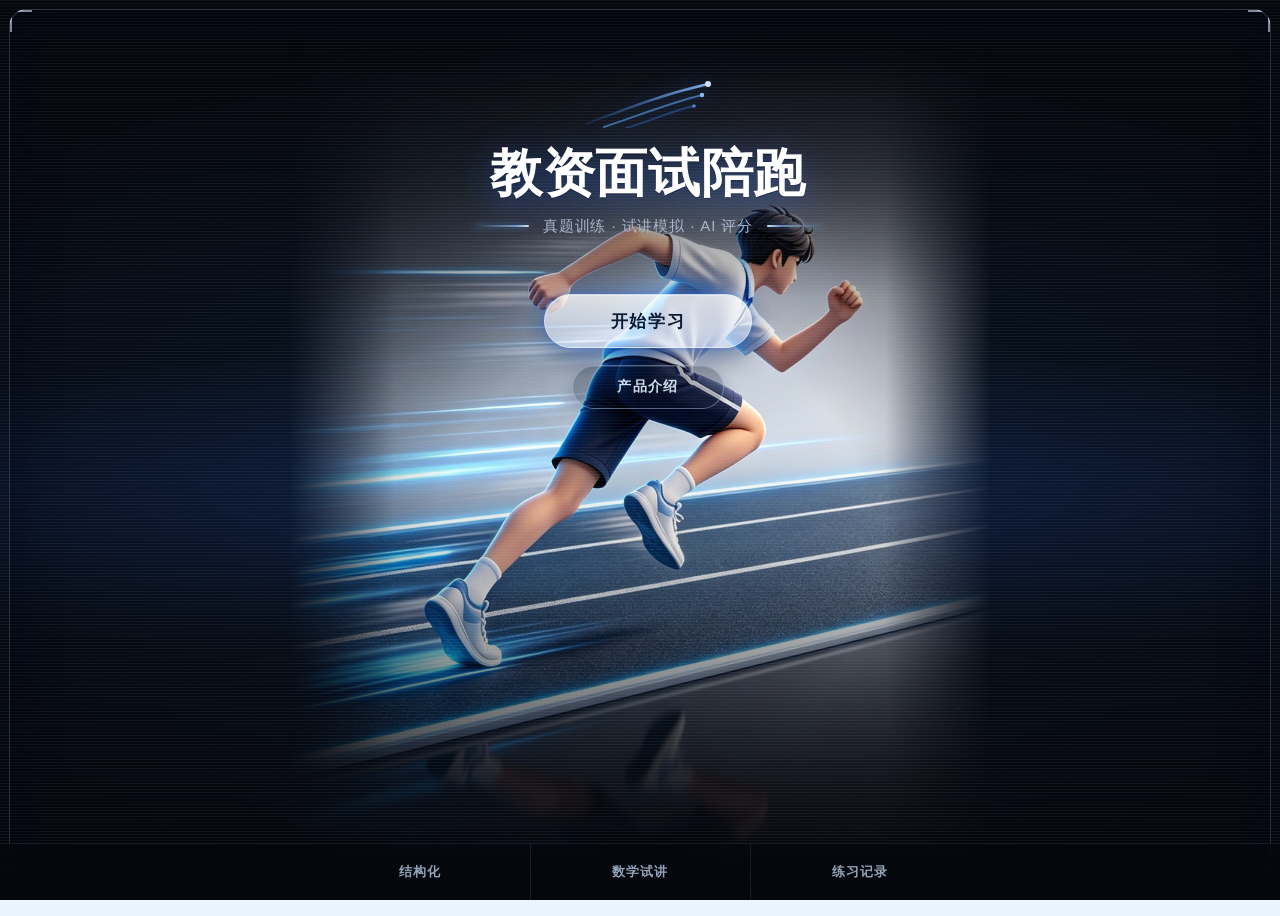
<file: index.html>
<!doctype html>
<html lang="zh-CN">
<head>
  <meta charset="utf-8" />
  <meta name="viewport" content="width=device-width, initial-scale=1, viewport-fit=cover" />
  <meta name="theme-color" content="#05070d" />
  <meta name="color-scheme" content="dark" />
  <title>教资面试陪跑 · 初中 &amp; 高中数学教资面试学习室</title>
  <meta name="description" content="教资面试陪跑 2.0：结构化面试 + 初中/高中数学试讲，限时练习、六维/八维评分、AI 追问复盘。" />
  <link rel="stylesheet" href="assets/css/app.css" />
  <link rel="manifest" href="manifest.json" />
  <link rel="icon" href="assets/img/favicon.ico" sizes="any" />
  <link rel="apple-touch-icon" sizes="180x180" href="assets/img/apple-touch-icon.png" />
  <meta name="application-name" content="教资面试陪跑" />
  <meta name="mobile-web-app-capable" content="yes" />
  <meta name="apple-mobile-web-app-capable" content="yes" />
  <meta name="apple-mobile-web-app-title" content="教资面试陪跑" />
  <meta name="apple-mobile-web-app-status-bar-style" content="black-translucent" />

  <!--
    首页是纯静态启动页：奔跑少年 / 跑道 / 光轨是同一张本地 JPEG（由人物参考图裁切生成，
    已去掉文字与水印），不加载 React / three / WebGL，也没有 canvas。
    动效只做两件事：首屏淡入（.landing__brand / .landing__cta / .landing__nav）与主按钮呼吸（.landing__start）。
  -->
  <link rel="preload" as="image" href="assets/img/landing-hero.jpg" fetchpriority="high" />
</head>
<body class="landing">
  <!-- 底层：写实主视觉（人物 + 跑道 + 地面倒影）＋ 上下压暗 + 扫描纹理 -->
  <div class="landing__stage">
    <div
      class="landing__poster"
      role="img"
      aria-label="跑道上的奔跑少年：白色短袖、深蓝运动短裤、白蓝跑鞋，脚下蓝色光带向前延伸，湿地面映出人物倒影"
    >
      <span class="landing__hero-edge" aria-hidden="true"><span class="landing__hero"></span></span>
    </div>
    <div class="landing__stage-veil" aria-hidden="true"></div>
    <div class="landing__scanlines" aria-hidden="true"></div>
  </div>

  <!-- 扫描边框：细线圆角框 + 四角短刻线（纯装饰） -->
  <div class="landing__frame" aria-hidden="true"></div>

  <main class="landing__ui">
    <header class="landing__brand">
      <span class="landing__mark" aria-hidden="true">
        <svg viewBox="0 0 132 52" fill="none">
          <defs>
            <linearGradient id="landing-mark-line" x1="4" y1="48" x2="128" y2="6" gradientUnits="userSpaceOnUse">
              <stop offset="0" stop-color="#3b82f6" stop-opacity="0.12" />
              <stop offset="1" stop-color="#93c5fd" stop-opacity="0.95" />
            </linearGradient>
          </defs>
          <path d="M4 48C36 36 74 20 126 8" stroke="url(#landing-mark-line)" stroke-width="2.4" stroke-linecap="round" />
          <path d="M22 51C50 42 84 28 120 19" stroke="#60a5fa" stroke-opacity="0.6" stroke-width="2" stroke-linecap="round" />
          <path d="M44 52C66 46 92 34 112 30" stroke="#3b82f6" stroke-opacity="0.38" stroke-width="1.8" stroke-linecap="round" />
          <circle cx="126" cy="8" r="3" fill="#dbeafe" />
          <circle cx="120" cy="19" r="2.2" fill="#93c5fd" />
          <circle cx="112" cy="30" r="1.8" fill="#60a5fa" fill-opacity="0.8" />
        </svg>
      </span>
      <h1 class="landing__title">教资面试陪跑</h1>
      <p class="landing__subtitle"><span>真题训练 · 试讲模拟 · AI 评分</span></p>
    </header>

    <div class="landing__cta">
      <a class="landing__start" href="home.html" id="btn-start">开始学习</a>
      <a class="landing__intro" href="product.html" id="btn-product">产品介绍</a>
    </div>
  </main>

  <nav class="landing__nav" aria-label="快捷入口">
    <a class="landing__nav-item" href="structured-hub.html">结构化</a>
    <a class="landing__nav-item" href="select.html?mode=math">数学试讲</a>
    <a class="landing__nav-item" href="records.html">练习记录</a>
  </nav>

  <noscript>
    <p class="landing__noscript">未启用 JavaScript：<a href="home.html">直接进入学习室</a></p>
  </noscript>

  <script src="js/pwa.js"></script>
</body>
</html>
</file>
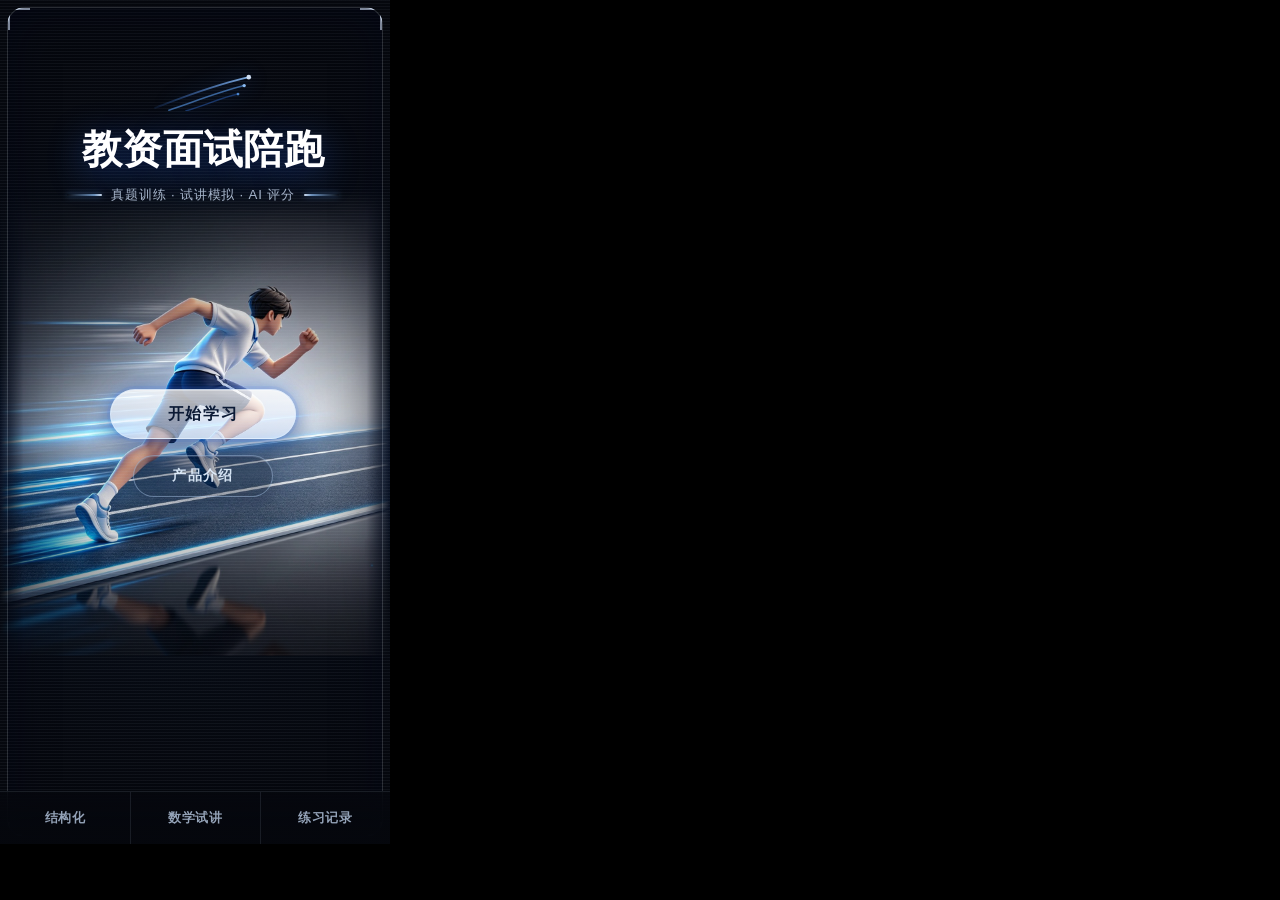
<file: _shot.html>
<!doctype html>
<html lang="zh-CN">
  <head>
    <meta charset="utf-8" />
    <title>shot</title>
    <style>
      html,
      body {
        margin: 0;
        padding: 0;
        background: #000;
      }
      #f {
        display: block;
        border: 0;
        background: #05070d;
      }
      #wrap {
        transform-origin: top left;
      }
    </style>
  </head>
  <body>
    <div id="wrap"><iframe id="f" title="shot"></iframe></div>
    <script>
      var q = new URLSearchParams(location.search);
      var w = parseInt(q.get('w') || '390', 10);
      var h = parseInt(q.get('h') || '844', 10);
      var s = parseFloat(q.get('s') || '1');
      var noAnim = q.get('anim') === '0';
      var f = document.getElementById('f');
      var wrap = document.getElementById('wrap');
      f.style.width = w + 'px';
      f.style.height = h + 'px';
      wrap.style.transform = 'scale(' + s + ')';
      f.addEventListener('load', function () {
        try {
          var iw = f.contentWindow;
          var d = f.contentDocument;
          /* 入场动效（stage 的 scale(1.03) 等）会让 getBoundingClientRect 偏大 3%，
             测量时统一关掉，只量布局值 */
          if (noAnim) {
            var st = d.createElement('style');
            st.textContent = '*, *::before, *::after { animation: none !important; transition: none !important; }';
            d.head.appendChild(st);
          }
          var vw = iw.innerWidth;
          var vh = iw.innerHeight;
          var edge = d.querySelector('.landing__hero-edge');
          var poster = d.querySelector('.landing__poster');
          var r = edge.getBoundingClientRect();
          var lw = edge.offsetWidth;
          var lh = edge.offsetHeight;
          var lo = edge.offsetLeft;
          var lt = edge.offsetTop;
          var pw = poster.clientWidth;
          var ph = poster.clientHeight;
          var hero = d.querySelector('.landing__hero').getBoundingClientRect();
          var start = d.getElementById('btn-start');
          var intro = d.getElementById('btn-product');
          var sr = start.getBoundingClientRect();
          var ir = intro.getBoundingClientRect();
          function hit(el, rr) {
            var top = d.elementFromPoint(rr.left + rr.width / 2, rr.top + rr.height / 2);
            return top && (top === el || el.contains(top)) ? 'ok' : 'BLOCKED:' + (top ? top.className || top.tagName : 'null');
          }
          var ox = lo < -0.5 || lo + lw > pw + 0.5;
          var oy = lt < -0.5 || lt + lh > ph + 0.5;
          var tr = d.querySelector('.landing__title').getBoundingClientRect();
          var cr = d.querySelector('.landing__cta').getBoundingClientRect();
          document.title = [
            'vp=' + vw + 'x' + vh,
            'poster=' + pw + 'x' + ph,
            'edgeBox=' + lo + ',' + lt + ',' + lw + ',' + lh,
            'layoutOff=' + Math.round(lo + lw / 2 - pw / 2) + ',' + Math.round(lt + lh / 2 - ph / 2),
            'rectOff=' + Math.round(r.left + r.width / 2 - vw / 2) + ',' + Math.round(r.top + r.height / 2 - vh / 2),
            'ratio=' + (lw / lh).toFixed(3) + '/' + (hero.width / hero.height).toFixed(3),
            'overflow=' + (ox ? 'X' : '-') + (oy ? 'Y' : '-'),
            'btnStart=' + Math.round(sr.width) + 'x' + Math.round(sr.height) + ':' + hit(start, sr),
            'btnIntro=' + Math.round(ir.width) + 'x' + Math.round(ir.height) + ':' + hit(intro, ir),
            'uiZ=' + iw.getComputedStyle(d.querySelector('.landing__ui')).zIndex,
            'stageZ=' + iw.getComputedStyle(d.querySelector('.landing__stage')).zIndex,
            'titleB=' + Math.round(tr.bottom),
            'cta=' + Math.round(cr.top) + '-' + Math.round(cr.bottom)
          ].join(' | ');
        } catch (e) {
          document.title = 'err ' + e.message;
        }
      });
      f.src = (q.get('src') || 'index.html') + (noAnim ? '?anim=0' : '');
    </script>
  </body>
</html>
</file>
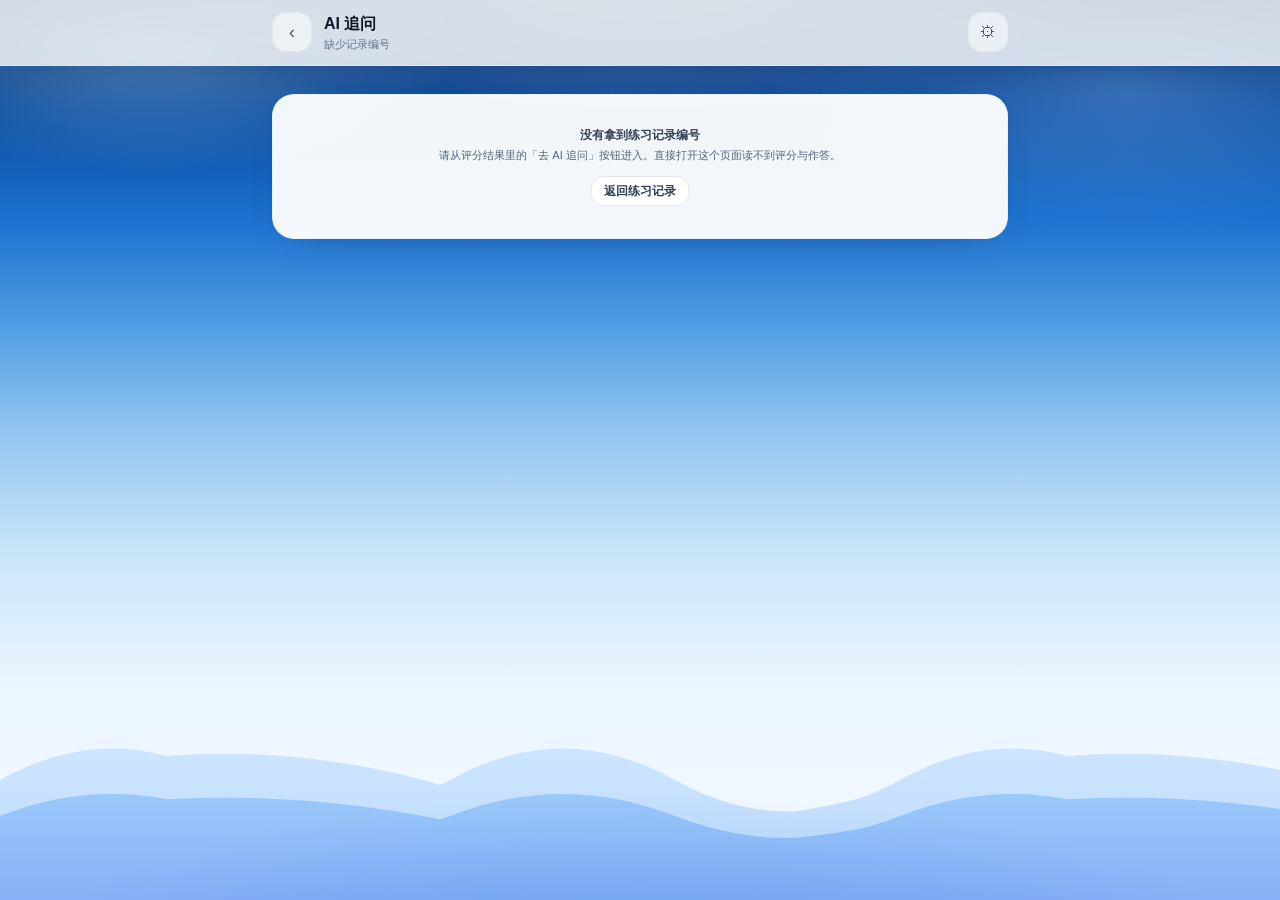
<file: ai-chat.html>
<!DOCTYPE html>
<html lang="zh-CN">
<head>
<meta charset="UTF-8">
<meta name="viewport" content="width=device-width, initial-scale=1.0">
<title>AI 追问 · 教资面试陪跑</title>
<script src="assets/vendor/tailwind-play.js"></script>
<script src="js/tailwind-config.js"></script>
<link rel="stylesheet" href="assets/css/app.css">
<!-- PWA：可安装 + 离线（manifest / 图标；Service Worker 在 js/pwa.js 注册） -->
<link rel="manifest" href="manifest.json">
<link rel="icon" href="assets/img/favicon.ico" sizes="any">
<link rel="apple-touch-icon" sizes="180x180" href="assets/img/apple-touch-icon.png">
<meta name="application-name" content="结构化面试 · 教资面试陪跑">
<meta name="mobile-web-app-capable" content="yes">
<meta name="apple-mobile-web-app-capable" content="yes">
<meta name="apple-mobile-web-app-title" content="教资面试陪跑">
<meta name="apple-mobile-web-app-status-bar-style" content="default">
<style>
  /* 独立追问页：聊天区本身就是一张卡片，去掉评分卡里自带的虚线分隔与额外留白 */
  #chat-host .score-chat { margin-top: 0; padding-top: 0; border-top: 0; }
</style>
</head>
<body class="min-h-screen bg-slate-50 text-slate-900">
  <header class="sticky top-0 z-30 border-b border-slate-200 bg-white/90 backdrop-blur">
    <div class="mx-auto flex max-w-3xl items-center gap-3 px-4 py-3">
      <a id="btn-back" href="records.html" class="grid h-10 w-10 shrink-0 place-items-center rounded-xl border border-slate-200 text-lg text-slate-600" aria-label="返回练习记录">‹</a>
      <div class="min-w-0">
        <h1 class="text-base font-bold">AI 追问</h1>
        <p id="page-sub" class="truncate text-[11px] text-slate-500">读取练习记录…</p>
      </div>
      <button type="button" data-open-settings class="ml-auto grid h-10 w-10 shrink-0 place-items-center rounded-xl border border-slate-200 text-slate-600" aria-label="AI 设置">⚙︎</button>
    </div>
  </header>

  <main class="mx-auto max-w-3xl px-4 pb-24 pt-4">
    <!-- 记录摘要：本题得分 / 题目 / 当时的作答 -->
    <section id="record-summary" class="hidden rounded-2xl border border-slate-200 bg-white p-3.5">
      <div class="flex items-start gap-3">
        <div id="score-badge" class="grid h-14 w-14 shrink-0 place-items-center rounded-xl">
          <span id="score-total" class="text-lg font-bold leading-none tabular-nums">0</span>
          <span id="score-level" class="mt-0.5 text-[9px] font-semibold leading-none"></span>
        </div>
        <div class="min-w-0 flex-1">
          <div id="summary-tags" class="flex flex-wrap items-center gap-1.5"></div>
          <h2 id="summary-title" class="mt-1 text-sm font-bold leading-relaxed text-slate-900"></h2>
          <p id="summary-meta" class="mt-0.5 truncate text-[10px] text-slate-400"></p>
        </div>
      </div>
      <details id="summary-answer" class="mt-3 hidden rounded-xl bg-slate-50 p-2.5">
        <summary class="cursor-pointer text-[11px] font-semibold text-slate-600">查看我的答题内容</summary>
        <p id="summary-answer-text" class="mt-1.5 max-h-52 overflow-y-auto whitespace-pre-wrap text-[11px] leading-relaxed text-slate-600"></p>
      </details>
      <p class="mt-2 text-[10px] leading-relaxed text-slate-400">追问会自动带上本题、你的作答与本次评分；聊天记录按题目保存在本机浏览器。</p>
    </section>

    <!-- 追问窗口：复用 js/score-chat.js 的 AI 动态追问 + 预设追问库 -->
    <section id="chat-host" class="mt-3 hidden rounded-2xl border border-slate-200 bg-white p-3.5"></section>

    <!-- 读取中 / 失败 / 缺少参数 -->
    <section id="state-box" class="mt-3 rounded-2xl border border-dashed border-slate-300 bg-white px-4 py-8 text-center">
      <p id="state-title" class="text-xs font-bold text-slate-700">正在读取练习记录…</p>
      <p id="state-sub" class="mt-1 text-[11px] leading-relaxed text-slate-500">只读取本机浏览器里的记录</p>
      <div class="mt-3 flex justify-center gap-2">
        <a href="records.html" class="rounded-xl border border-slate-200 bg-white px-3 py-1.5 text-xs font-bold text-slate-700 active:bg-slate-50">返回练习记录</a>
        <button id="btn-retry" type="button" class="hidden rounded-xl bg-brand-600 px-3 py-1.5 text-xs font-bold text-white active:bg-brand-700">重新读取</button>
      </div>
    </section>
  </main>

  <script type="module" src="js/ai-chat.js"></script>
<script src="js/pwa.js"></script>
</body>
</html>
</file>
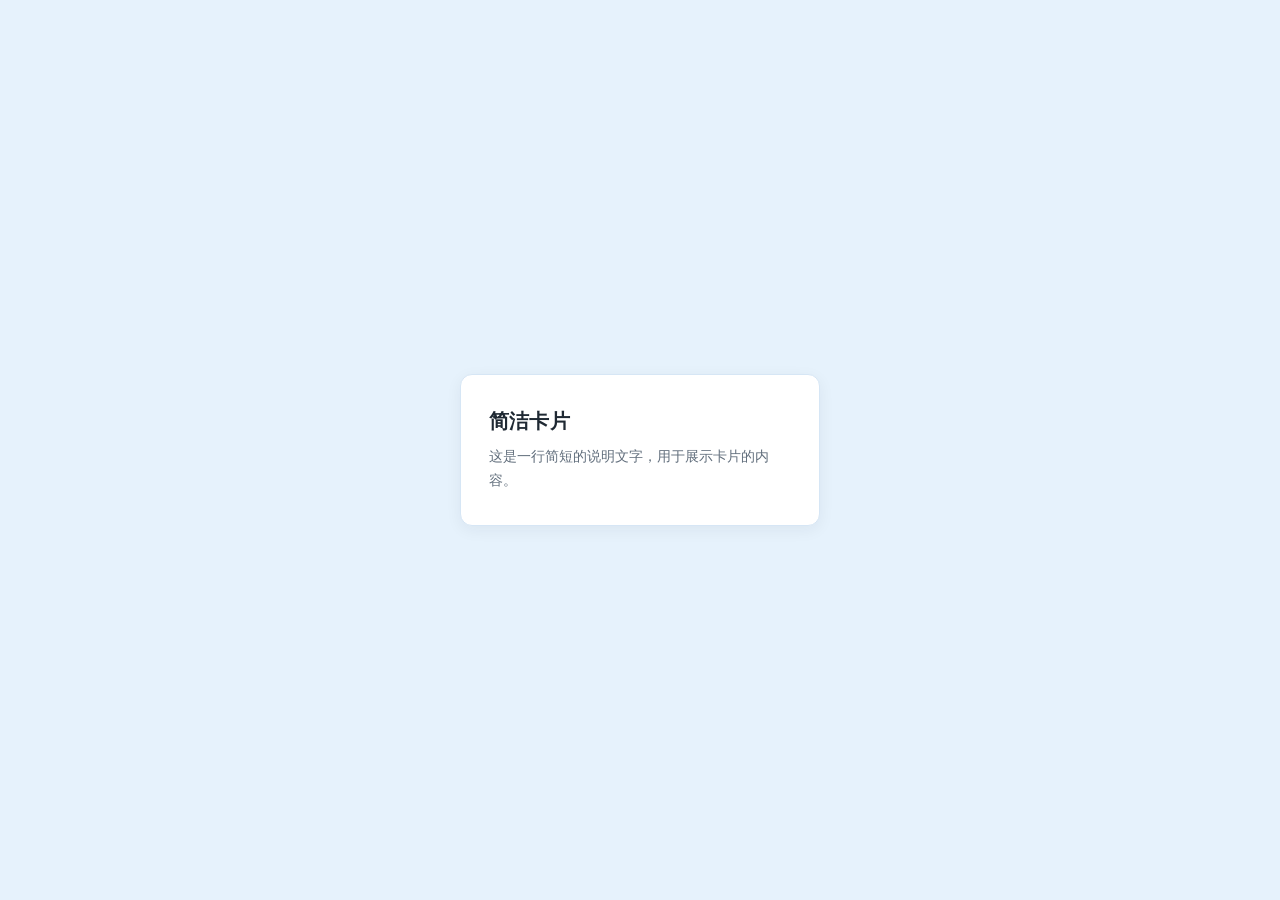
<file: card.html>
<!DOCTYPE html>
<html lang="zh-CN">
<head>
<meta charset="UTF-8">
<meta name="viewport" content="width=device-width, initial-scale=1.0">
<title>简单卡片</title>
<style>
  * {
    margin: 0;
    padding: 0;
    box-sizing: border-box;
  }

  body {
    min-height: 100vh;
    display: flex;
    align-items: center;
    justify-content: center;
    background-color: #e6f2fc;
    padding: 24px;
    font-family: -apple-system, BlinkMacSystemFont, "Segoe UI", "PingFang SC",
      "Microsoft YaHei", Helvetica, Arial, sans-serif;
    color: #1f2933;
  }

  .card {
    width: 100%;
    max-width: 360px;
    background-color: #ffffff;
    border: 1px solid #d6e6f5;
    border-radius: 12px;
    padding: 32px 28px;
    box-shadow: 0 4px 16px rgba(31, 41, 51, 0.06);
  }

  .card-title {
    font-size: 20px;
    font-weight: 600;
    line-height: 1.4;
    letter-spacing: 0.2px;
    margin-bottom: 10px;
  }

  .card-text {
    font-size: 14px;
    line-height: 1.7;
    color: #616e7c;
  }
</style>
</head>
<body>
  <div class="card">
    <h1 class="card-title">简洁卡片</h1>
    <p class="card-text">这是一行简短的说明文字，用于展示卡片的内容。</p>
  </div>
</body>
</html>
</file>
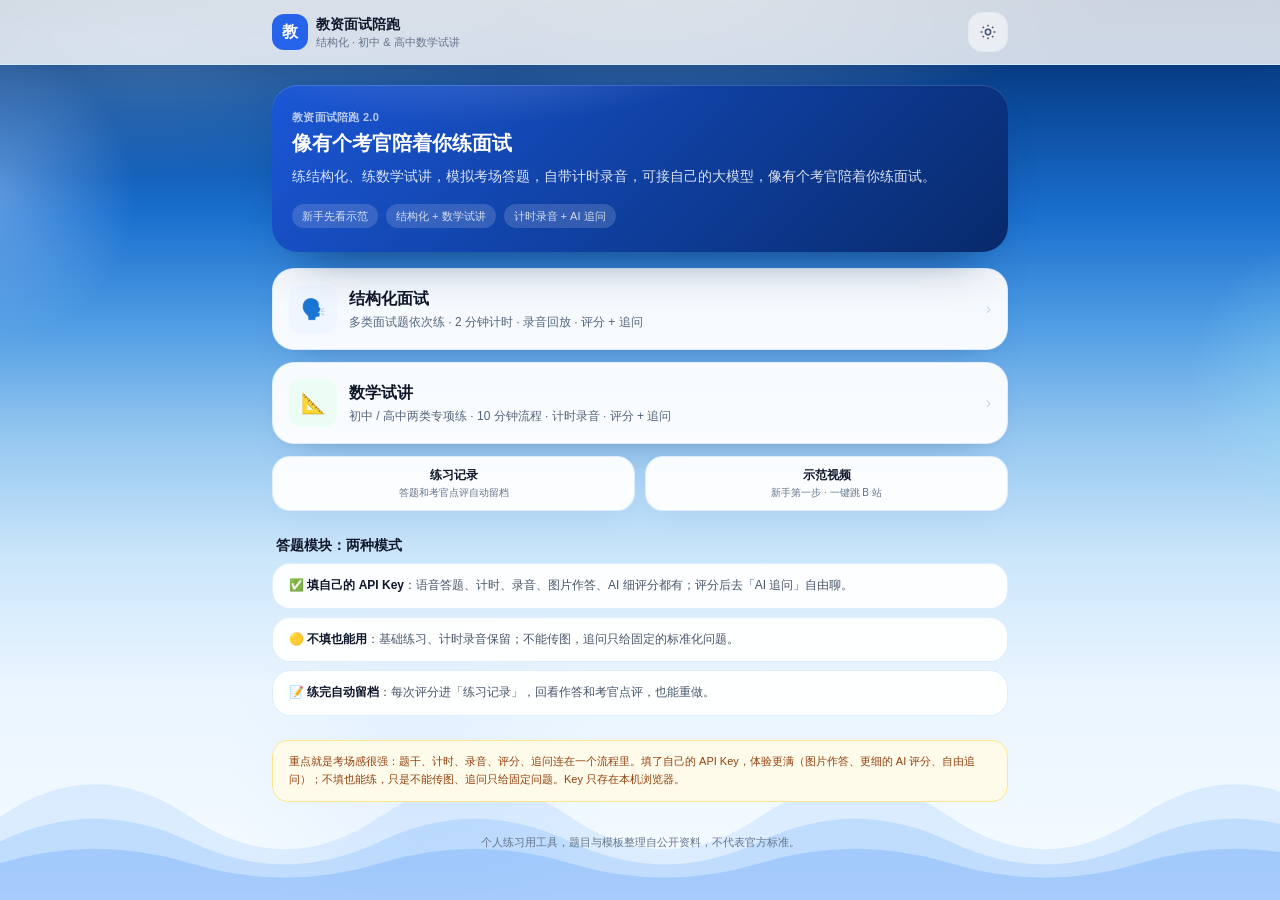
<file: home.html>
<!doctype html>
<html lang="zh-CN">
<head>
  <meta charset="utf-8" />
  <meta name="viewport" content="width=device-width, initial-scale=1, viewport-fit=cover" />
  <meta name="theme-color" content="#2563eb" />
  <title>学习室 · 教资面试陪跑</title>
  <link rel="stylesheet" href="assets/css/app.css" />
  <script src="assets/vendor/tailwind-play.js"></script>
  <script src="js/tailwind-config.js"></script>
  <!-- PWA：可安装 + 离线（manifest / 图标；Service Worker 在 js/pwa.js 注册） -->
  <link rel="manifest" href="manifest.json" />
  <link rel="icon" href="assets/img/favicon.ico" sizes="any" />
  <link rel="apple-touch-icon" sizes="180x180" href="assets/img/apple-touch-icon.png" />
  <meta name="application-name" content="结构化面试 · 教资面试陪跑" />
  <meta name="mobile-web-app-capable" content="yes" />
  <meta name="apple-mobile-web-app-capable" content="yes" />
  <meta name="apple-mobile-web-app-title" content="教资面试陪跑" />
  <meta name="apple-mobile-web-app-status-bar-style" content="default" />
</head>
<body class="ocean-home min-h-screen bg-slate-50 pb-10">
  <!-- 首页海洋背景：纯装饰层，不接收点击，动效只改 transform / opacity -->
  <div class="ocean-scene" aria-hidden="true">
    <span class="ocean-glow ocean-glow--a"></span>
    <span class="ocean-glow ocean-glow--b"></span>
    <span class="ocean-glow ocean-glow--c"></span>
    <span class="ocean-wave ocean-wave--3"></span>
    <span class="ocean-wave ocean-wave--2"></span>
    <span class="ocean-wave ocean-wave--1"></span>
    <span class="ocean-bubble" style="--x: 6%; --size: 14px; --rise: 40s; --delay: -4s; --drift: 20px; --peak: 0.38;"></span>
    <span class="ocean-bubble" style="--x: 17%; --size: 8px; --rise: 29s; --delay: -16s; --drift: -14px; --peak: 0.32;"></span>
    <span class="ocean-bubble" style="--x: 29%; --size: 22px; --rise: 52s; --delay: -9s; --drift: 16px; --peak: 0.3;"></span>
    <span class="ocean-bubble" style="--x: 41%; --size: 10px; --rise: 34s; --delay: -24s; --drift: -18px; --peak: 0.36;"></span>
    <span class="ocean-bubble" style="--x: 55%; --size: 17px; --rise: 46s; --delay: -2s; --drift: 12px; --peak: 0.28;"></span>
    <span class="ocean-bubble" style="--x: 66%; --size: 7px; --rise: 26s; --delay: -13s; --drift: -10px; --peak: 0.4;"></span>
    <span class="ocean-bubble" style="--x: 76%; --size: 26px; --rise: 58s; --delay: -30s; --drift: 22px; --peak: 0.26;"></span>
    <span class="ocean-bubble" style="--x: 87%; --size: 12px; --rise: 37s; --delay: -6s; --drift: -16px; --peak: 0.34;"></span>
    <span class="ocean-bubble" style="--x: 94%; --size: 9px; --rise: 31s; --delay: -20s; --drift: 14px; --peak: 0.3;"></span>
  </div>

  <header class="sticky top-0 z-30 border-b border-slate-200 bg-white/90 backdrop-blur">
    <div class="mx-auto flex max-w-3xl items-center gap-3 px-4 py-3">
      <a href="home.html" class="flex min-w-0 items-center gap-2">
        <span class="grid h-9 w-9 shrink-0 place-items-center rounded-xl bg-brand-600 text-base font-bold text-white">教</span>
        <span class="min-w-0">
          <span class="block truncate text-sm font-bold text-slate-900">教资面试陪跑</span>
          <span class="block text-[11px] text-slate-500">结构化 · 初中 &amp; 高中数学试讲</span>
        </span>
      </a>
      <div class="ml-auto flex items-center gap-2">
        <button type="button" data-open-settings class="tap-soft grid h-10 w-10 place-items-center rounded-xl border border-slate-200 text-slate-600" aria-label="AI 设置">
          <svg viewBox="0 0 24 24" class="h-5 w-5" fill="none" stroke="currentColor" stroke-width="1.8">
            <circle cx="12" cy="12" r="3.2" />
            <path d="M12 3.2v2.1M12 18.7v2.1M3.2 12h2.1M18.7 12h2.1M5.6 5.6l1.5 1.5M16.9 16.9l1.5 1.5M18.4 5.6l-1.5 1.5M7.1 16.9l-1.5 1.5" />
          </svg>
        </button>
      </div>
    </div>
  </header>

  <main class="mx-auto max-w-3xl px-4 pt-5">
    <section class="rounded-2xl bg-gradient-to-br from-brand-600 to-brand-800 px-5 py-6 text-white shadow-sm">
      <p class="text-[11px] font-semibold tracking-wide text-white/70">教资面试陪跑 2.0</p>
      <h1 class="mt-1 text-xl font-bold leading-snug">像有个考官陪着你练面试</h1>
      <p class="mt-2 text-sm leading-relaxed text-white/85">
        练结构化、练数学试讲，模拟考场答题，自带计时录音，可接自己的大模型，像有个考官陪着你练面试。
      </p>
      <div class="mt-4 flex flex-wrap gap-2 text-[11px] text-white/80">
        <span class="rounded-full bg-white/15 px-2.5 py-1">新手先看示范</span>
        <span class="rounded-full bg-white/15 px-2.5 py-1">结构化 + 数学试讲</span>
        <span class="rounded-full bg-white/15 px-2.5 py-1">计时录音 + AI 追问</span>
      </div>
    </section>

    <section class="mt-4 grid gap-3">
      <a href="structured-hub.html" class="lift-card flex items-center gap-3 rounded-2xl border border-slate-200 bg-white p-4 shadow-sm active:scale-[0.99]">
        <span class="grid h-12 w-12 shrink-0 place-items-center rounded-xl bg-brand-50 text-xl">🗣️</span>
        <span class="min-w-0 flex-1">
          <span class="block text-base font-bold text-slate-900">结构化面试</span>
          <span class="mt-0.5 block text-xs leading-relaxed text-slate-500">多类面试题依次练 · 2 分钟计时 · 录音回放 · 评分 + 追问</span>
        </span>
        <span class="shrink-0 text-slate-300">›</span>
      </a>

      <a href="select.html?mode=math" class="lift-card flex items-center gap-3 rounded-2xl border border-slate-200 bg-white p-4 shadow-sm active:scale-[0.99]">
        <span class="grid h-12 w-12 shrink-0 place-items-center rounded-xl bg-emerald-50 text-xl">📐</span>
        <span class="min-w-0 flex-1">
          <span class="block text-base font-bold text-slate-900">数学试讲</span>
          <span class="mt-0.5 block text-xs leading-relaxed text-slate-500">初中 / 高中两类专项练 · 10 分钟流程 · 计时录音 · 评分 + 追问</span>
        </span>
        <span class="shrink-0 text-slate-300">›</span>
      </a>
    </section>

    <nav class="mt-3 grid grid-cols-2 gap-2">
      <a href="records.html" class="lift-card rounded-xl border border-slate-200 bg-white px-3 py-2.5 text-center active:bg-slate-50">
        <span class="block text-xs font-bold text-slate-900">练习记录</span>
        <span class="mt-0.5 block text-[10px] text-slate-400">答题和考官点评自动留档</span>
      </a>
      <a href="videos.html" class="lift-card rounded-xl border border-slate-200 bg-white px-3 py-2.5 text-center active:bg-slate-50">
        <span class="block text-xs font-bold text-slate-900">示范视频</span>
        <span class="mt-0.5 block text-[10px] text-slate-400">新手第一步 · 一键跳 B 站</span>
      </a>
    </nav>

    <section id="resume-card" class="mt-4 hidden">
      <a id="resume-link" href="home.html" class="lift-card flex items-center gap-3 rounded-2xl border border-emerald-200 bg-emerald-50 px-4 py-3 transition active:bg-emerald-100">
        <span class="min-w-0 flex-1">
          <span class="block text-[11px] font-semibold text-emerald-700">继续上次练习</span>
          <span id="resume-title" class="mt-0.5 block truncate text-sm font-bold text-slate-900">…</span>
          <span id="resume-meta" class="mt-0.5 block text-[11px] text-emerald-700/80"></span>
        </span>
        <span class="shrink-0 text-emerald-400">›</span>
      </a>
    </section>

    <section class="mt-6">
      <h2 class="px-1 text-sm font-bold text-slate-900">答题模块：两种模式</h2>
      <ol class="mt-2 space-y-2">
        <li class="rounded-xl border border-slate-200 bg-white px-4 py-3 text-xs leading-relaxed text-slate-600">
          <b class="text-slate-900">✅ 填自己的 API Key</b>：语音答题、计时、录音、图片作答、AI 细评分都有；评分后去「AI 追问」自由聊。
        </li>
        <li class="rounded-xl border border-slate-200 bg-white px-4 py-3 text-xs leading-relaxed text-slate-600">
          <b class="text-slate-900">🟡 不填也能用</b>：基础练习、计时录音保留；不能传图，追问只给固定的标准化问题。
        </li>
        <li class="rounded-xl border border-slate-200 bg-white px-4 py-3 text-xs leading-relaxed text-slate-600">
          <b class="text-slate-900">📝 练完自动留档</b>：每次评分进「练习记录」，回看作答和考官点评，也能重做。
        </li>
      </ol>
    </section>

    <section class="mt-6 rounded-2xl border border-amber-200 bg-amber-50 px-4 py-3 text-[11px] leading-relaxed text-amber-800">
      重点就是考场感很强：题干、计时、录音、评分、追问连在一个流程里。填了自己的 API Key，体验更满（图片作答、更细的 AI 评分、自由追问）；不填也能练，只是不能传图、追问只给固定问题。Key 只存在本机浏览器。
    </section>

    <footer class="mt-8 text-center text-[11px] leading-relaxed text-slate-400">
      个人练习用工具，题目与模板整理自公开资料，不代表官方标准。
    </footer>
  </main>

  <script type="module" src="js/home.js"></script>
  <script src="js/pwa.js"></script>
</body>
</html>
</file>
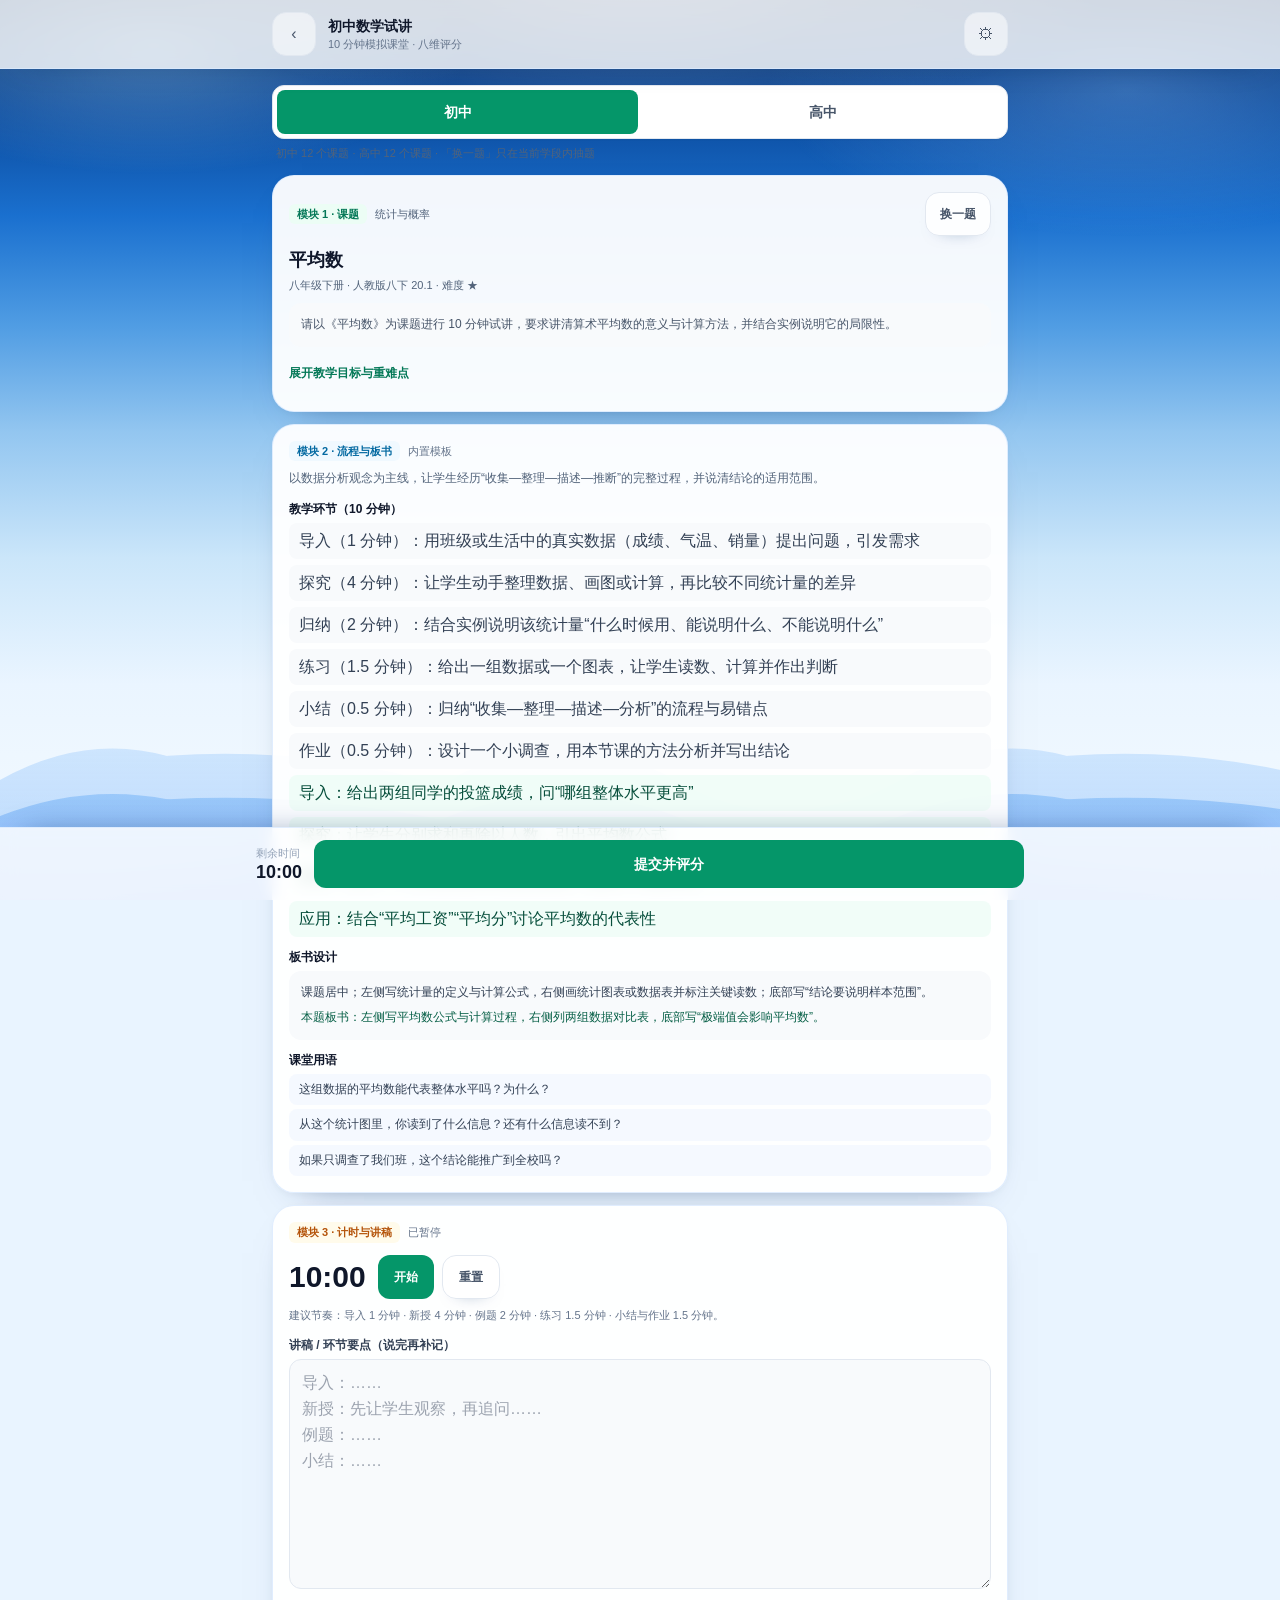
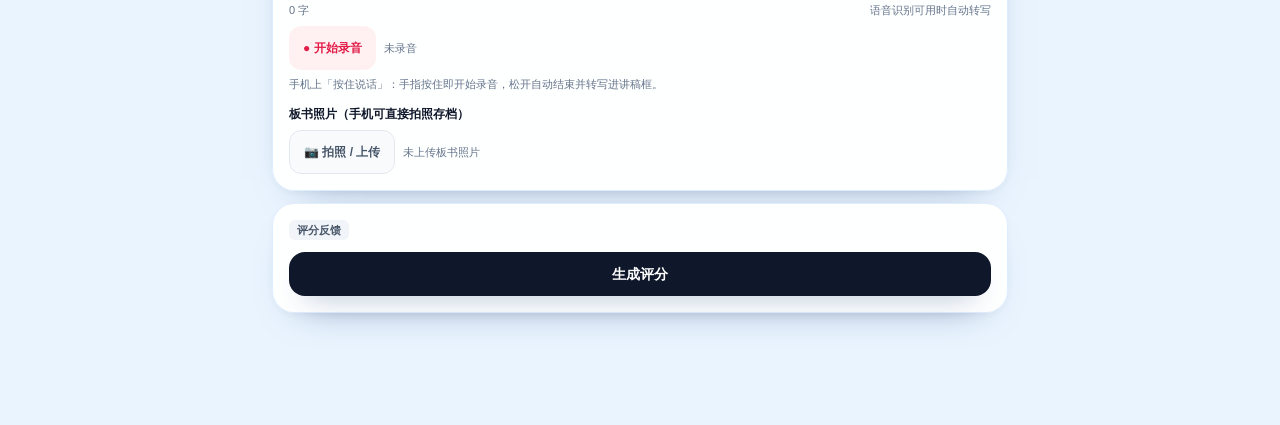
<file: math.html>
<!doctype html>
<html lang="zh-CN">
<head>
  <meta charset="utf-8" />
  <meta name="viewport" content="width=device-width, initial-scale=1, viewport-fit=cover" />
  <meta name="theme-color" content="#059669" />
  <title>数学试讲 · 教资面试陪跑</title>
  <link rel="stylesheet" href="assets/css/app.css" />
  <script src="assets/vendor/tailwind-play.js"></script>
  <script src="js/tailwind-config.js"></script>
  <!-- PWA：可安装 + 离线（manifest / 图标；Service Worker 在 js/pwa.js 注册） -->
  <link rel="manifest" href="manifest.json" />
  <link rel="icon" href="assets/img/favicon.ico" sizes="any" />
  <link rel="apple-touch-icon" sizes="180x180" href="assets/img/apple-touch-icon.png" />
  <meta name="application-name" content="结构化面试 · 教资面试陪跑" />
  <meta name="mobile-web-app-capable" content="yes" />
  <meta name="apple-mobile-web-app-capable" content="yes" />
  <meta name="apple-mobile-web-app-title" content="教资面试陪跑" />
  <meta name="apple-mobile-web-app-status-bar-style" content="default" />
</head>
<body class="min-h-screen bg-slate-50 pb-28">
  <header class="sticky top-0 z-30 border-b border-slate-200 bg-white/90 backdrop-blur">
    <div class="mx-auto flex max-w-3xl items-center gap-3 px-4 py-3">
      <a href="select.html?mode=math" class="grid h-11 w-11 place-items-center rounded-xl border border-slate-200 text-slate-600" aria-label="返回选题">‹</a>
      <div class="min-w-0">
        <h1 id="page-title" class="truncate text-sm font-bold text-slate-900">数学试讲</h1>
        <p class="text-[11px] text-slate-500">10 分钟模拟课堂 · 八维评分</p>
      </div>
      <button type="button" data-open-settings class="ml-auto grid h-11 w-11 place-items-center rounded-xl border border-slate-200 text-slate-600" aria-label="AI 设置">⚙︎</button>
    </div>
  </header>

  <main class="mx-auto max-w-3xl space-y-3 px-4 pt-4">
    <!-- 学段切换：初中 / 高中（移动端保持 44px 以上点击区） -->
    <nav id="stage-tabs" aria-label="学段切换">
      <div class="grid grid-cols-2 gap-1 rounded-xl border border-slate-200 bg-white p-1 shadow-sm" role="tablist">
        <button type="button" role="tab" data-stage="junior" aria-selected="true" class="h-11 rounded-lg bg-emerald-600 text-sm font-bold text-white active:bg-emerald-700">初中</button>
        <button type="button" role="tab" data-stage="senior" aria-selected="false" class="h-11 rounded-lg text-sm font-bold text-slate-600 active:bg-slate-100">高中</button>
      </div>
      <p id="stage-hint" class="mt-1.5 px-1 text-[11px] leading-relaxed text-slate-500">初中共 12 个课题 · 高中共 12 个课题</p>
    </nav>

    <!-- 模块 1：课题 -->
    <section id="module-topic" class="rounded-2xl border border-slate-200 bg-white p-4 shadow-sm">
      <div class="flex items-center gap-2">
        <span class="rounded-md bg-emerald-50 px-2 py-0.5 text-[11px] font-semibold text-emerald-700">模块 1 · 课题</span>
        <span id="m-board" class="text-[11px] text-slate-500">加载中…</span>
        <button id="btn-new-question" type="button" class="ml-auto h-11 shrink-0 rounded-lg border border-slate-200 px-3.5 text-xs font-semibold text-slate-600 active:bg-slate-50">换一题</button>
      </div>
      <h2 id="m-title" class="mt-3 text-lg font-bold leading-snug text-slate-900">正在读取课题…</h2>
      <p id="m-meta" class="mt-1 text-[11px] text-slate-500"></p>
      <p id="m-question" class="mt-2.5 rounded-xl bg-slate-50 p-3 text-xs leading-relaxed text-slate-600"></p>
      <button id="btn-toggle-detail" type="button" class="mt-1 inline-flex min-h-11 items-center text-xs font-semibold text-emerald-700 active:opacity-70">展开教学目标与重难点</button>
      <div id="m-detail" class="mt-2 hidden space-y-3">
        <div>
          <h3 class="text-xs font-bold text-slate-900">教学目标</h3>
          <ul id="m-objectives" class="mt-1 list-disc space-y-1 pl-5 text-xs leading-relaxed text-slate-600"></ul>
        </div>
        <div>
          <h3 class="text-xs font-bold text-slate-900">教学重点</h3>
          <ul id="m-keypoints" class="mt-1 list-disc space-y-1 pl-5 text-xs leading-relaxed text-slate-600"></ul>
        </div>
        <div>
          <h3 class="text-xs font-bold text-slate-900">教学难点</h3>
          <ul id="m-difficulties" class="mt-1 list-disc space-y-1 pl-5 text-xs leading-relaxed text-rose-600"></ul>
        </div>
      </div>
    </section>

    <!-- 模块 2：试讲流程与板书 -->
    <section id="module-template" class="rounded-2xl border border-slate-200 bg-white p-4 shadow-sm">
      <div class="flex items-center gap-2">
        <span class="rounded-md bg-sky-50 px-2 py-0.5 text-[11px] font-semibold text-sky-700">模块 2 · 流程与板书</span>
        <span id="tpl-source" class="text-[11px] text-slate-400">内置</span>
      </div>
      <p id="tpl-summary" class="mt-2 text-xs leading-relaxed text-slate-500"></p>
      <h3 class="mt-3 text-xs font-bold text-slate-900">教学环节（10 分钟）</h3>
      <ol id="tpl-process" class="mt-1.5 space-y-1.5"></ol>
      <h3 class="mt-3 text-xs font-bold text-slate-900">板书设计</h3>
      <p id="tpl-board" class="mt-1.5 rounded-xl bg-slate-50 p-3 text-xs leading-relaxed text-slate-700"></p>
      <h3 class="mt-3 text-xs font-bold text-slate-900">课堂用语</h3>
      <ul id="tpl-phrases" class="mt-1.5 space-y-1 text-xs leading-relaxed text-slate-600"></ul>
    </section>

    <!-- 模块 3：试讲计时与讲稿 -->
    <section id="module-deliver" class="rounded-2xl border border-slate-200 bg-white p-4 shadow-sm">
      <div class="flex items-center gap-2">
        <span class="rounded-md bg-amber-50 px-2 py-0.5 text-[11px] font-semibold text-amber-700">模块 3 · 计时与讲稿</span>
        <span id="timer-state" class="text-[11px] text-slate-400">未开始</span>
      </div>
      <div class="mt-3 flex items-center gap-3">
        <div id="timer-clock" class="text-3xl font-bold tabular-nums text-slate-900">10:00</div>
        <div class="flex gap-2">
          <button id="btn-timer-toggle" type="button" class="h-11 rounded-xl bg-emerald-600 px-4 text-xs font-bold text-white active:bg-emerald-700">开始</button>
          <button id="btn-timer-reset" type="button" class="h-11 rounded-xl border border-slate-200 px-4 text-xs font-semibold text-slate-600 active:bg-slate-50">重置</button>
        </div>
      </div>
      <p class="mt-2 text-[11px] leading-relaxed text-slate-400">建议节奏：导入 1 分钟 · 新授 4 分钟 · 例题 2 分钟 · 练习 1.5 分钟 · 小结与作业 1.5 分钟。</p>

      <label for="notes-input" class="mt-3 block text-xs font-semibold text-slate-700">讲稿 / 环节要点（说完再补记）</label>
      <textarea id="notes-input" rows="8" class="mt-1.5 w-full rounded-xl border border-slate-200 bg-slate-50 px-3 py-2.5 text-base leading-relaxed text-slate-800 focus:border-emerald-400 focus:bg-white focus:outline-none" placeholder="导入：……&#10;新授：先让学生观察，再追问……&#10;例题：……&#10;小结：……"></textarea>
      <div class="mt-1.5 flex items-center justify-between text-[11px] text-slate-400">
        <span id="char-count">0 字</span>
        <span>语音识别可用时自动转写</span>
      </div>
      <div class="mt-2 flex flex-wrap items-center gap-2">
        <button id="btn-record" type="button" class="hold-talk h-11 rounded-xl bg-rose-50 px-3.5 text-xs font-bold text-rose-600 active:bg-rose-100">● 开始录音</button>
        <span id="rec-state" class="text-[11px] text-slate-400">未录音</span>
      </div>
      <p class="mt-1.5 text-[11px] leading-relaxed text-slate-400">手机上「按住说话」：手指按住即开始录音，松开自动结束并转写进讲稿框。</p>
      <audio id="rec-audio" class="mt-2 hidden w-full" controls></audio>

      <h3 class="mt-3 text-xs font-bold text-slate-900">板书照片（手机可直接拍照存档）</h3>
      <div class="mt-2 flex flex-wrap items-center gap-2">
        <label for="photo-input" class="inline-flex h-11 cursor-pointer items-center rounded-xl border border-slate-200 bg-slate-50 px-3.5 text-xs font-semibold text-slate-600 active:bg-slate-100">
          📷 拍照 / 上传
        </label>
        <input id="photo-input" type="file" accept="image/*" capture="environment" class="hidden" />
        <span id="photo-state" class="text-[11px] text-slate-400">未上传板书照片</span>
      </div>
      <div id="photo-preview" class="photo-grid mt-2 hidden"></div>
    </section>

    <!-- 模块 4：评分 -->
    <section id="module-score" class="rounded-2xl border border-slate-200 bg-white p-4 shadow-sm">
      <div class="flex items-center gap-2">
        <span class="rounded-md bg-slate-100 px-2 py-0.5 text-[11px] font-semibold text-slate-600">评分反馈</span>
        <span id="score-status" class="text-[11px] text-slate-400"></span>
      </div>
      <button id="btn-score" type="button" class="mt-3 h-11 w-full rounded-xl bg-slate-900 text-sm font-bold text-white active:bg-slate-800">生成评分</button>
      <div id="score-card" class="mt-4 hidden"></div>
    </section>
  </main>

  <div class="fixed inset-x-0 bottom-0 z-30 border-t border-slate-200 bg-white/95 px-4 py-3 backdrop-blur" style="padding-bottom:calc(0.75rem + env(safe-area-inset-bottom));">
    <div class="mx-auto flex max-w-3xl items-center gap-3">
      <div class="min-w-0">
        <p class="text-[11px] text-slate-400">剩余时间</p>
        <p id="sticky-clock" class="text-lg font-bold tabular-nums leading-tight text-slate-900">10:00</p>
      </div>
      <button id="btn-sticky-score" type="button" class="h-12 flex-1 rounded-xl bg-emerald-600 text-sm font-bold text-white active:bg-emerald-700">提交并评分</button>
    </div>
  </div>

  <script type="module" src="js/math-page.js"></script>
  <script src="js/pwa.js"></script>
</body>
</html>
</file>
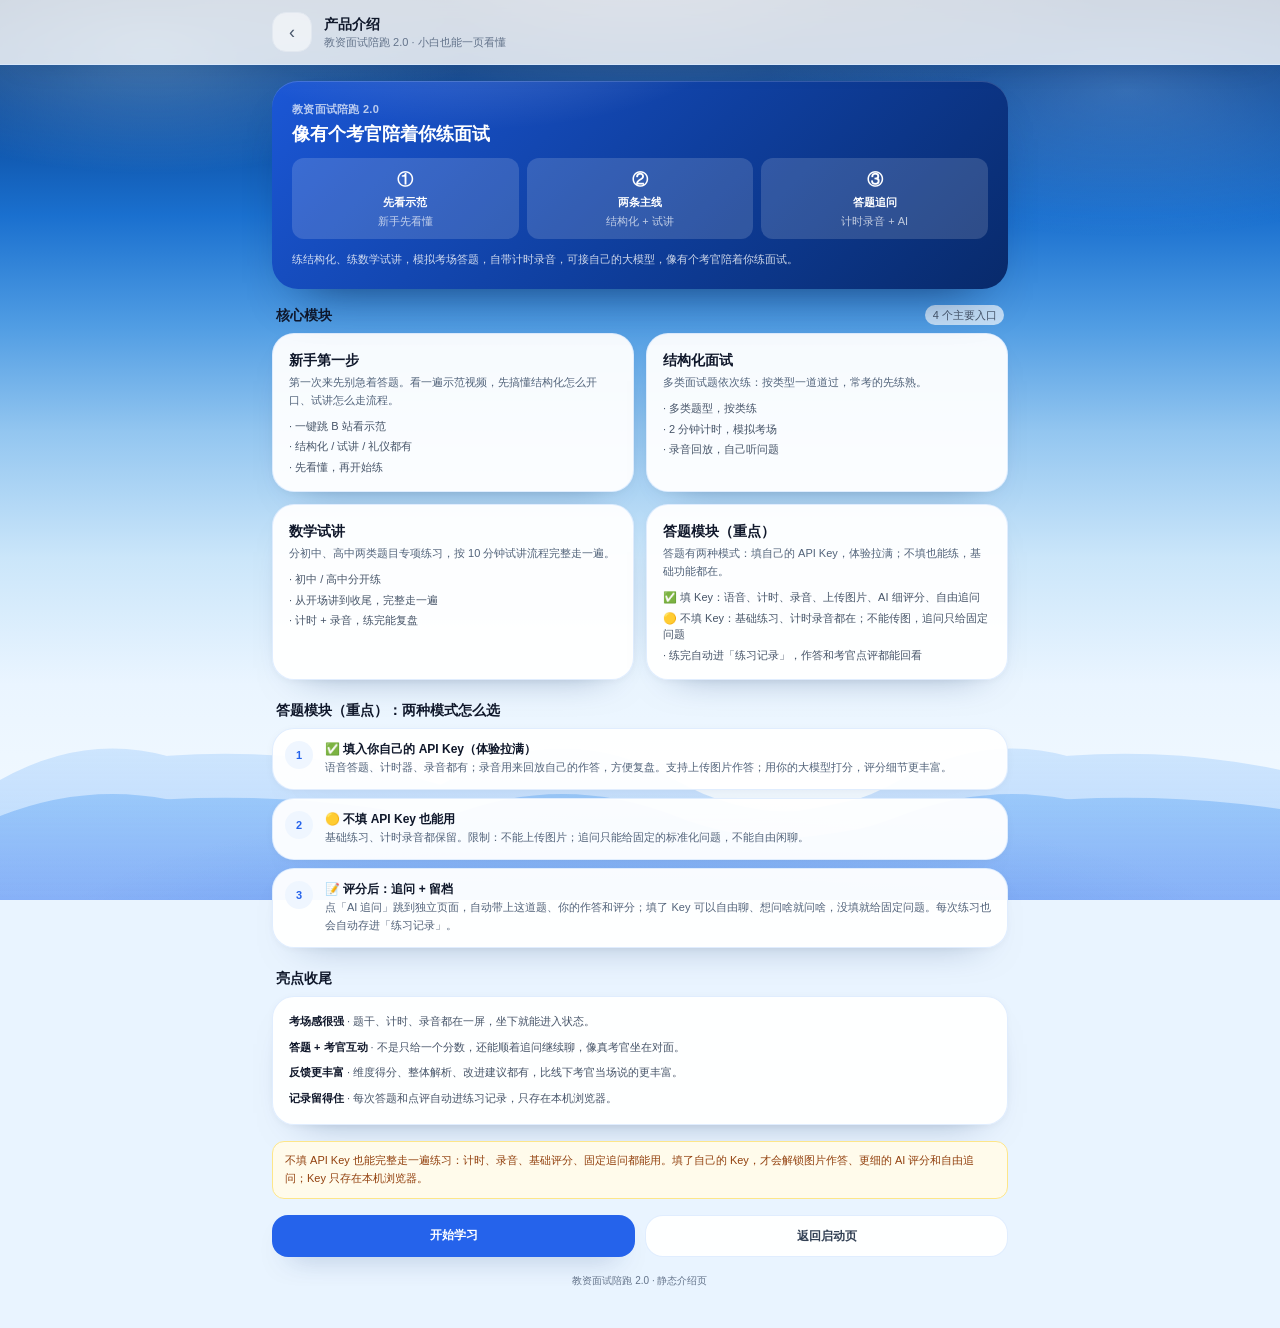
<file: product.html>
<!doctype html>
<html lang="zh-CN">
  <head>
    <meta charset="utf-8" />
    <meta name="viewport" content="width=device-width, initial-scale=1, viewport-fit=cover" />
    <meta name="theme-color" content="#2563eb" />
    <title>产品介绍 · 教资面试陪跑</title>
    <meta
      name="description"
      content="教资面试陪跑 2.0：练结构化、练数学试讲，模拟考场答题，自带计时录音，可接自己的大模型，像有个考官陪着你练面试。"
    />
    <link rel="stylesheet" href="assets/css/app.css" />
    <script src="assets/vendor/tailwind-play.js"></script>
    <script src="js/tailwind-config.js"></script>
    <link rel="manifest" href="manifest.json" />
    <link rel="icon" href="assets/img/favicon.ico" sizes="any" />
    <link rel="apple-touch-icon" sizes="180x180" href="assets/img/apple-touch-icon.png" />
    <meta name="application-name" content="产品介绍 · 教资面试陪跑" />
    <meta name="mobile-web-app-capable" content="yes" />
    <meta name="apple-mobile-web-app-capable" content="yes" />
    <meta name="apple-mobile-web-app-title" content="教资面试陪跑" />
    <meta name="apple-mobile-web-app-status-bar-style" content="default" />
  </head>
  <body class="min-h-screen bg-slate-50 pb-10">
    <header class="sticky top-0 z-30 border-b border-slate-200 bg-white/90 backdrop-blur">
      <div class="mx-auto flex max-w-3xl items-center gap-3 px-4 py-3">
        <a
          href="index.html"
          class="grid h-10 w-10 place-items-center rounded-xl border border-slate-200 text-lg text-slate-600"
          aria-label="返回启动页"
          >‹</a
        >
        <div class="min-w-0">
          <h1 class="truncate text-sm font-bold text-slate-900">产品介绍</h1>
          <p class="text-[11px] text-slate-500">教资面试陪跑 2.0 · 小白也能一页看懂</p>
        </div>
      </div>
    </header>

    <main class="mx-auto max-w-3xl px-4 pt-4">
      <section class="rounded-2xl bg-gradient-to-br from-brand-600 to-brand-800 px-5 py-5 text-white shadow-sm">
        <p class="text-[11px] font-semibold tracking-wide text-white/70">教资面试陪跑 2.0</p>
        <h2 class="mt-1 text-lg font-bold leading-snug">像有个考官陪着你练面试</h2>
        <div class="mt-3 grid grid-cols-3 gap-2 text-center text-[11px]">
          <div class="rounded-xl bg-white/15 px-2 py-2.5">
            <p class="text-base font-bold">①</p>
            <p class="mt-0.5 font-semibold">先看示范</p>
            <p class="mt-0.5 text-white/70">新手先看懂</p>
          </div>
          <div class="rounded-xl bg-white/15 px-2 py-2.5">
            <p class="text-base font-bold">②</p>
            <p class="mt-0.5 font-semibold">两条主线</p>
            <p class="mt-0.5 text-white/70">结构化 + 试讲</p>
          </div>
          <div class="rounded-xl bg-white/15 px-2 py-2.5">
            <p class="text-base font-bold">③</p>
            <p class="mt-0.5 font-semibold">答题追问</p>
            <p class="mt-0.5 text-white/70">计时录音 + AI</p>
          </div>
        </div>
        <p class="mt-3 text-[11px] leading-relaxed text-white/80">
          练结构化、练数学试讲，模拟考场答题，自带计时录音，可接自己的大模型，像有个考官陪着你练面试。
        </p>
      </section>

      <div class="mt-4 flex items-end justify-between px-1">
        <h2 class="text-sm font-bold text-slate-900">核心模块</h2>
        <span class="text-[11px] text-slate-400">4 个主要入口</span>
      </div>

      <div class="mt-2 grid grid-cols-1 gap-3 sm:grid-cols-2">
        <section class="rounded-2xl border border-slate-200 bg-white p-4">
          <h3 class="text-sm font-bold text-slate-900">新手第一步</h3>
          <p class="mt-1 text-[11px] leading-relaxed text-slate-500">
            第一次来先别急着答题。看一遍示范视频，先搞懂结构化怎么开口、试讲怎么走流程。
          </p>
          <ul class="mt-2 space-y-1 text-[11px] text-slate-600">
            <li>· 一键跳 B 站看示范</li>
            <li>· 结构化 / 试讲 / 礼仪都有</li>
            <li>· 先看懂，再开始练</li>
          </ul>
        </section>

        <section class="rounded-2xl border border-slate-200 bg-white p-4">
          <h3 class="text-sm font-bold text-slate-900">结构化面试</h3>
          <p class="mt-1 text-[11px] leading-relaxed text-slate-500">
            多类面试题依次练：按类型一道道过，常考的先练熟。
          </p>
          <ul class="mt-2 space-y-1 text-[11px] text-slate-600">
            <li>· 多类题型，按类练</li>
            <li>· 2 分钟计时，模拟考场</li>
            <li>· 录音回放，自己听问题</li>
          </ul>
        </section>

        <section class="rounded-2xl border border-slate-200 bg-white p-4">
          <h3 class="text-sm font-bold text-slate-900">数学试讲</h3>
          <p class="mt-1 text-[11px] leading-relaxed text-slate-500">
            分初中、高中两类题目专项练习，按 10 分钟试讲流程完整走一遍。
          </p>
          <ul class="mt-2 space-y-1 text-[11px] text-slate-600">
            <li>· 初中 / 高中分开练</li>
            <li>· 从开场讲到收尾，完整走一遍</li>
            <li>· 计时 + 录音，练完能复盘</li>
          </ul>
        </section>

        <section class="rounded-2xl border border-slate-200 bg-white p-4">
          <h3 class="text-sm font-bold text-slate-900">答题模块（重点）</h3>
          <p class="mt-1 text-[11px] leading-relaxed text-slate-500">
            答题有两种模式：填自己的 API Key，体验拉满；不填也能练，基础功能都在。
          </p>
          <ul class="mt-2 space-y-1 text-[11px] text-slate-600">
            <li>✅ 填 Key：语音、计时、录音、上传图片、AI 细评分、自由追问</li>
            <li>🟡 不填 Key：基础练习、计时录音都在；不能传图，追问只给固定问题</li>
            <li>· 练完自动进「练习记录」，作答和考官点评都能回看</li>
          </ul>
        </section>
      </div>

      <h2 class="mt-5 px-1 text-sm font-bold text-slate-900">答题模块（重点）：两种模式怎么选</h2>
      <ol class="mt-2 space-y-2">
        <li class="flex gap-3 rounded-2xl border border-slate-200 bg-white p-3">
          <span class="grid h-7 w-7 shrink-0 place-items-center rounded-full bg-brand-50 text-[11px] font-bold text-brand-600">1</span>
          <div class="min-w-0">
            <p class="text-xs font-bold text-slate-900">✅ 填入你自己的 API Key（体验拉满）</p>
            <p class="mt-0.5 text-[11px] leading-relaxed text-slate-500">语音答题、计时器、录音都有；录音用来回放自己的作答，方便复盘。支持上传图片作答；用你的大模型打分，评分细节更丰富。</p>
          </div>
        </li>
        <li class="flex gap-3 rounded-2xl border border-slate-200 bg-white p-3">
          <span class="grid h-7 w-7 shrink-0 place-items-center rounded-full bg-brand-50 text-[11px] font-bold text-brand-600">2</span>
          <div class="min-w-0">
            <p class="text-xs font-bold text-slate-900">🟡 不填 API Key 也能用</p>
            <p class="mt-0.5 text-[11px] leading-relaxed text-slate-500">基础练习、计时录音都保留。限制：不能上传图片；追问只能给固定的标准化问题，不能自由闲聊。</p>
          </div>
        </li>
        <li class="flex gap-3 rounded-2xl border border-slate-200 bg-white p-3">
          <span class="grid h-7 w-7 shrink-0 place-items-center rounded-full bg-brand-50 text-[11px] font-bold text-brand-600">3</span>
          <div class="min-w-0">
            <p class="text-xs font-bold text-slate-900">📝 评分后：追问 + 留档</p>
            <p class="mt-0.5 text-[11px] leading-relaxed text-slate-500">点「AI 追问」跳到独立页面，自动带上这道题、你的作答和评分；填了 Key 可以自由聊、想问啥就问啥，没填就给固定问题。每次练习也会自动存进「练习记录」。</p>
          </div>
        </li>
      </ol>

      <h2 class="mt-5 px-1 text-sm font-bold text-slate-900">亮点收尾</h2>
      <section class="mt-2 rounded-2xl border border-slate-200 bg-white p-4">
        <ul class="space-y-2 text-[11px] leading-relaxed text-slate-600">
          <li><span class="font-semibold text-slate-900">考场感很强</span> · 题干、计时、录音都在一屏，坐下就能进入状态。</li>
          <li><span class="font-semibold text-slate-900">答题 + 考官互动</span> · 不是只给一个分数，还能顺着追问继续聊，像真考官坐在对面。</li>
          <li><span class="font-semibold text-slate-900">反馈更丰富</span> · 维度得分、整体解析、改进建议都有，比线下考官当场说的更丰富。</li>
          <li><span class="font-semibold text-slate-900">记录留得住</span> · 每次答题和点评自动进练习记录，只存在本机浏览器。</li>
        </ul>
      </section>

      <section class="mt-4 rounded-xl border border-amber-200 bg-amber-50 px-3 py-2.5 text-[11px] leading-relaxed text-amber-800">
        不填 API Key 也能完整走一遍练习：计时、录音、基础评分、固定追问都能用。填了自己的 Key，才会解锁图片作答、更细的 AI 评分和自由追问；Key 只存在本机浏览器。
      </section>

      <nav class="mt-4 grid grid-cols-2 gap-2">
        <a href="home.html" class="rounded-xl bg-brand-600 px-3 py-3 text-center text-xs font-bold text-white active:bg-brand-700">开始学习</a>
        <a href="index.html" class="rounded-xl border border-slate-200 bg-white px-3 py-3 text-center text-xs font-bold text-slate-700 active:bg-slate-50">返回启动页</a>
      </nav>

      <p class="mt-4 text-center text-[10px] text-slate-400">教资面试陪跑 2.0 · 静态介绍页</p>
    </main>

    <script src="js/pwa.js"></script>
  </body>
</html>
</file>
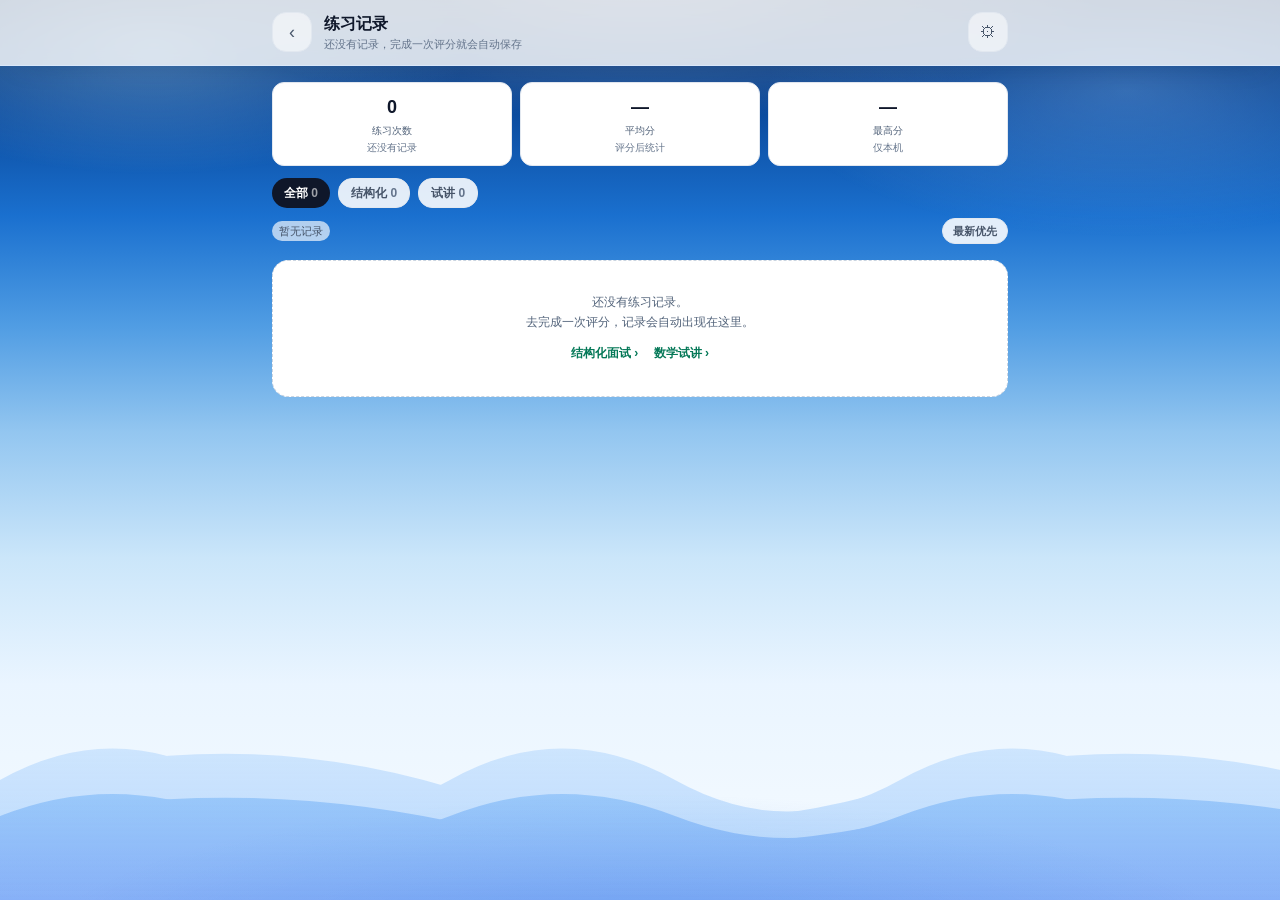
<file: records.html>
<!DOCTYPE html>
<html lang="zh-CN">
<head>
<meta charset="UTF-8">
<meta name="viewport" content="width=device-width, initial-scale=1.0">
<title>练习记录 · 教资面试陪跑</title>
<script src="assets/vendor/tailwind-play.js"></script>
<script src="js/tailwind-config.js"></script>
<link rel="stylesheet" href="assets/css/app.css">
<!-- PWA：可安装 + 离线（manifest / 图标；Service Worker 在 js/pwa.js 注册） -->
<link rel="manifest" href="manifest.json">
<link rel="icon" href="assets/img/favicon.ico" sizes="any">
<link rel="apple-touch-icon" sizes="180x180" href="assets/img/apple-touch-icon.png">
<meta name="application-name" content="结构化面试 · 教资面试陪跑">
<meta name="mobile-web-app-capable" content="yes">
<meta name="apple-mobile-web-app-capable" content="yes">
<meta name="apple-mobile-web-app-title" content="教资面试陪跑">
<meta name="apple-mobile-web-app-status-bar-style" content="default">
</head>
<body class="min-h-screen bg-slate-50 text-slate-900">
  <header class="sticky top-0 z-30 border-b border-slate-200 bg-white/90 backdrop-blur">
    <div class="mx-auto flex max-w-3xl items-center gap-3 px-4 py-3">
      <a href="home.html" class="grid h-10 w-10 place-items-center rounded-xl border border-slate-200 text-lg text-slate-600" aria-label="返回首页">‹</a>
      <div class="min-w-0">
        <h1 class="text-base font-bold">练习记录</h1>
        <p id="summary-text" class="truncate text-[11px] text-slate-500">读取本机记录…</p>
      </div>
      <button type="button" data-open-settings class="ml-auto grid h-10 w-10 place-items-center rounded-xl border border-slate-200 text-slate-600" aria-label="AI 设置">⚙︎</button>
    </div>
  </header>

  <main class="mx-auto max-w-3xl px-4 pb-24 pt-4">
    <!-- 顶部统计：练习次数 / 平均分 / 最高分 -->
    <section id="stat-row" class="grid grid-cols-3 gap-2"></section>

    <!-- 筛选（全部 / 结构化 / 试讲，含计数） -->
    <div id="filter-row" class="no-scrollbar mt-3 flex gap-2 overflow-x-auto pb-1"></div>

    <!-- 列表工具条：条数说明 + 排序切换 -->
    <div class="mt-1.5 flex items-center justify-between gap-2">
      <p id="list-hint" class="min-w-0 truncate text-[11px] text-slate-500">读取中…</p>
      <button id="btn-sort" type="button" class="shrink-0 rounded-lg border border-slate-200 bg-white px-2.5 py-1 text-[11px] font-semibold text-slate-600 active:bg-slate-50">最新优先</button>
    </div>

    <!-- 加载骨架 -->
    <div id="loading-box" class="mt-3 space-y-2">
      <div class="skeleton h-[72px] w-full"></div>
      <div class="skeleton h-[72px] w-full"></div>
      <div class="skeleton h-[72px] w-full"></div>
    </div>

    <section id="records-list" class="mt-3 space-y-2"></section>

    <p id="empty-tip" class="mt-4 hidden rounded-2xl border border-dashed border-slate-300 bg-white px-4 py-8 text-center text-xs leading-relaxed text-slate-500">
      还没有练习记录。<br>去完成一次评分，记录会自动出现在这里。
      <span class="mt-3 block">
        <a href="select.html?mode=structured" class="font-bold text-emerald-700">结构化面试 ›</a>
        <a href="select.html?mode=math" class="ml-3 font-bold text-emerald-700">数学试讲 ›</a>
      </span>
    </p>

    <section id="error-box" class="mt-4 hidden rounded-2xl border border-amber-200 bg-amber-50 px-4 py-5 text-center">
      <p class="text-xs font-bold text-amber-800">读不到本机记录</p>
      <p class="mt-1 text-[11px] leading-relaxed text-amber-700">
        可能是无痕模式、浏览器禁用了 IndexedDB，或读取超时。<br>换一个普通窗口重新打开试试。
      </p>
      <button id="btn-retry" type="button" class="mt-3 rounded-xl border border-amber-300 bg-white px-3 py-1.5 text-xs font-bold text-amber-800 active:bg-amber-100">重新读取</button>
    </section>

    <section id="danger-zone" class="mt-6 hidden">
      <button id="btn-clear" type="button" class="h-11 w-full rounded-xl border border-rose-200 bg-rose-50 text-xs font-bold text-rose-600 active:bg-rose-100">清空全部记录</button>
      <p id="clear-hint" class="mt-2 text-center text-[11px] text-slate-400">记录只存在本机浏览器，清空后无法恢复。</p>
    </section>
  </main>

  <script type="module" src="js/records-page.js"></script>
<script src="js/pwa.js"></script>
</body>
</html>
</file>
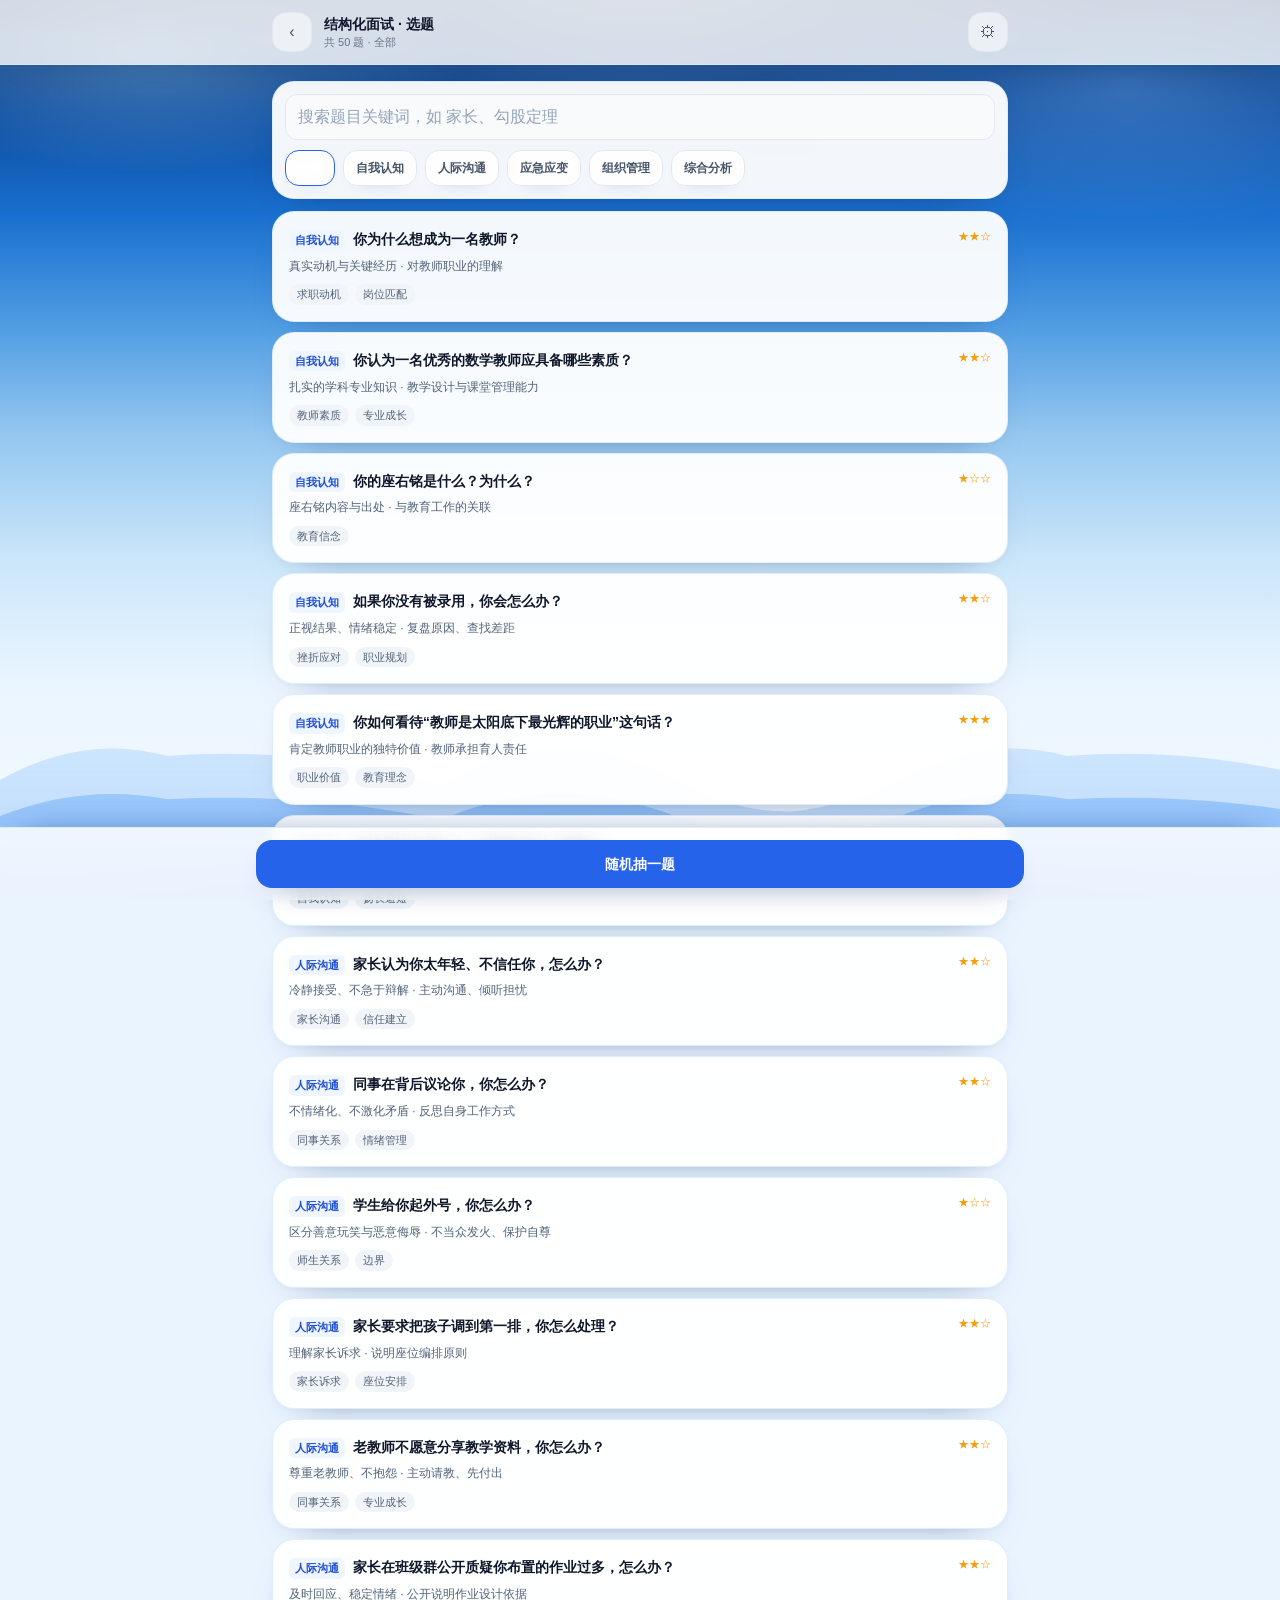
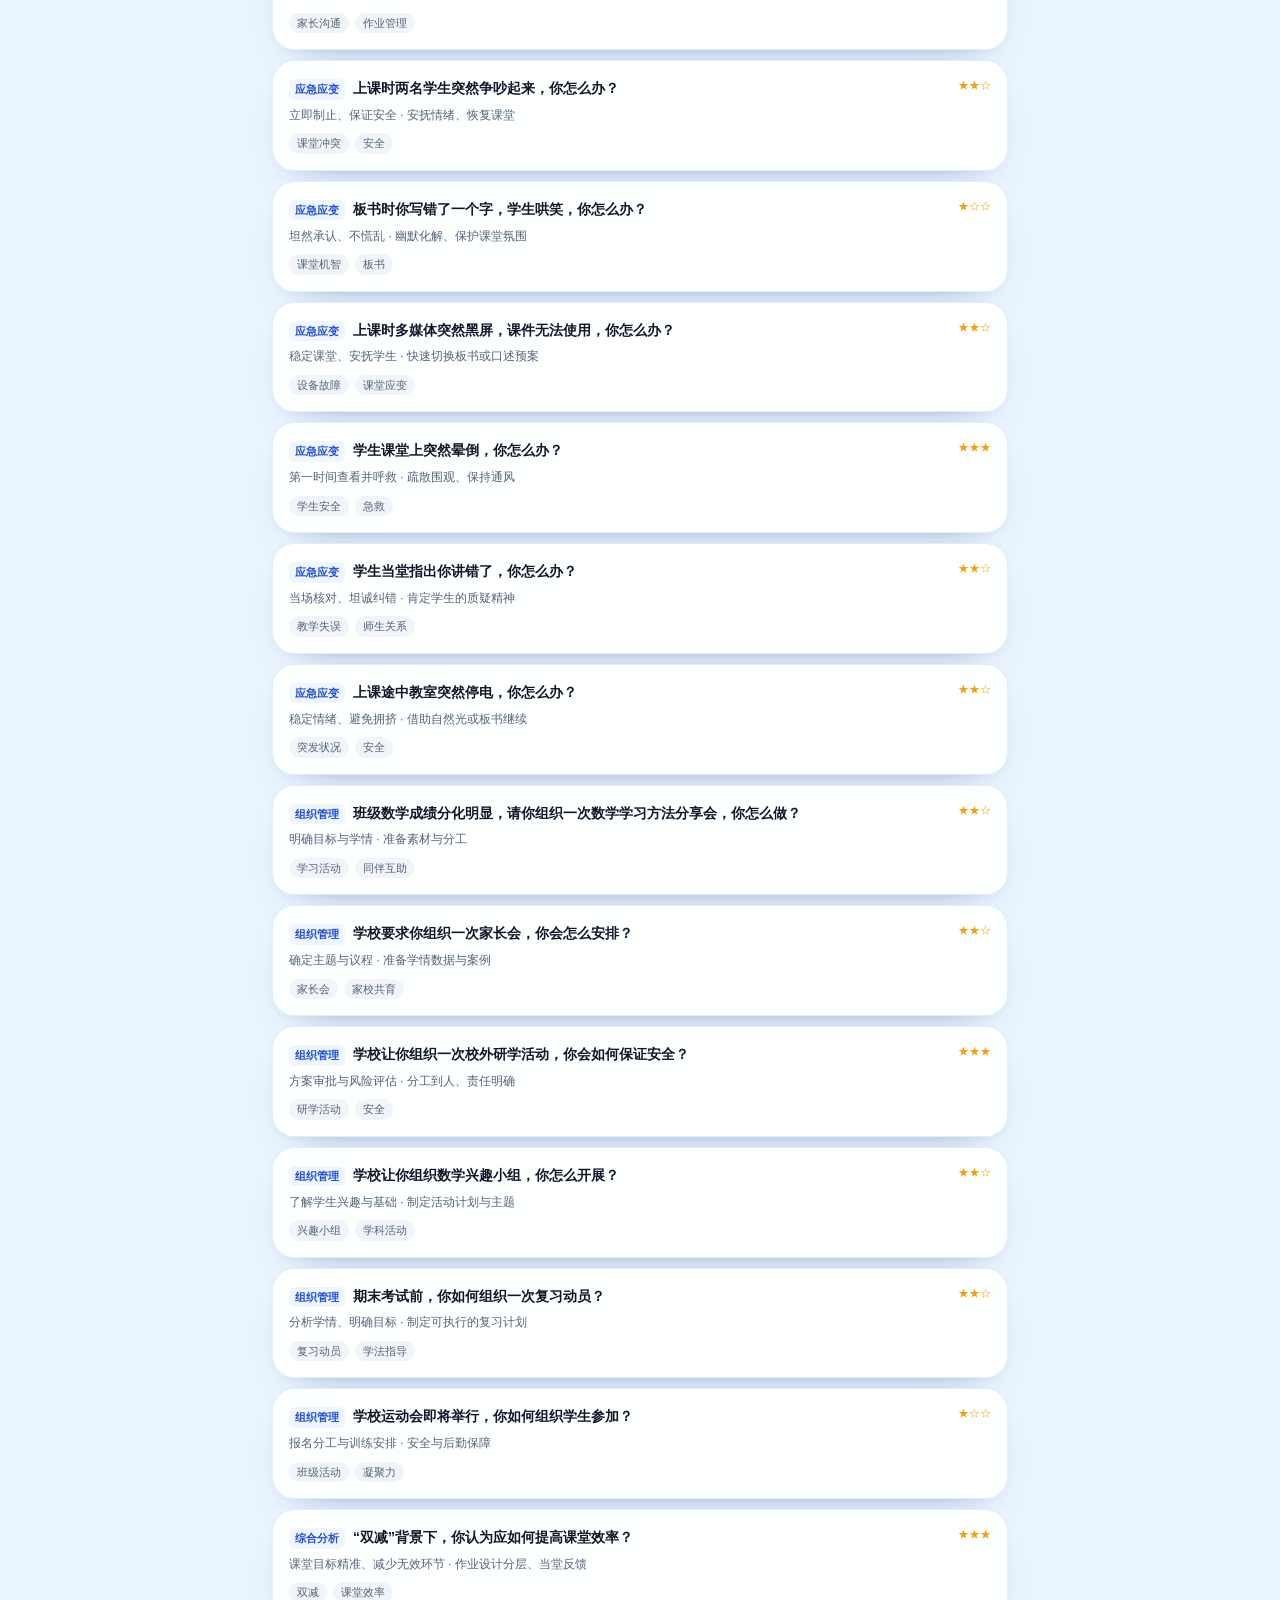
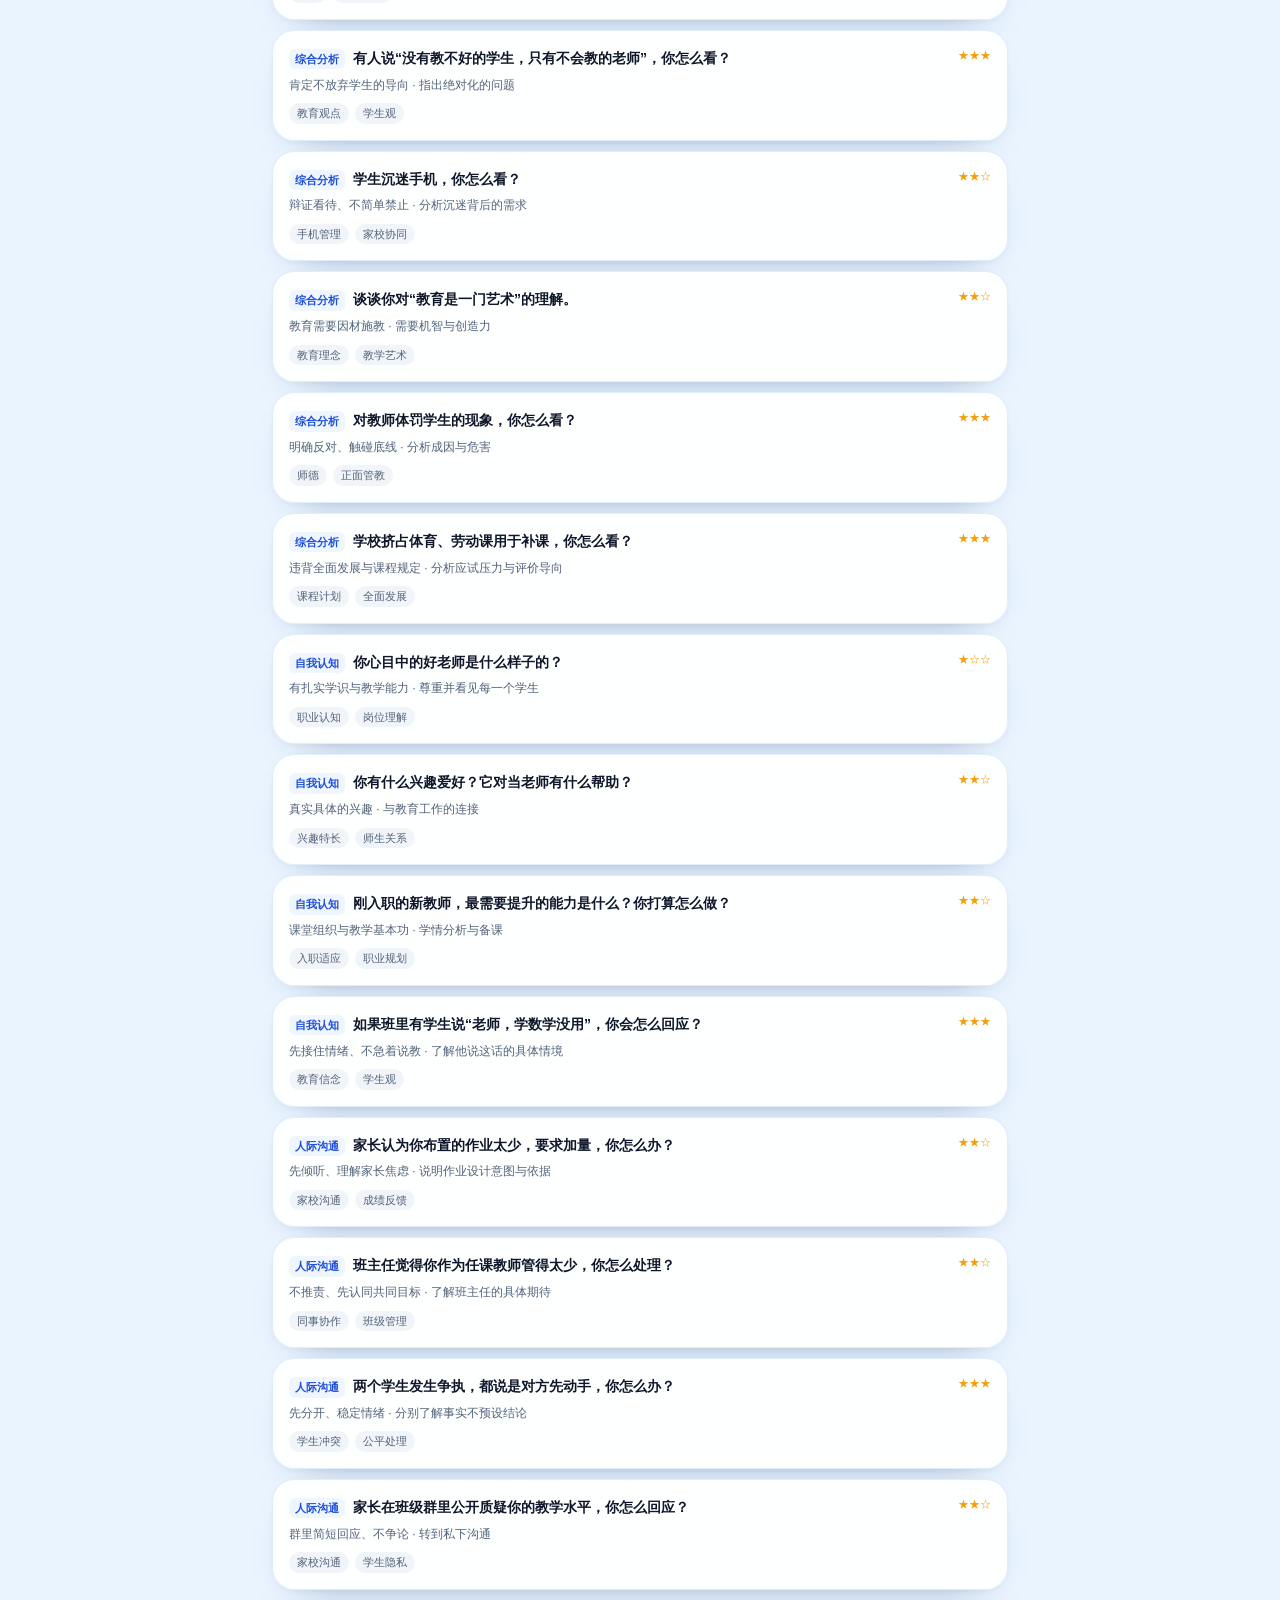
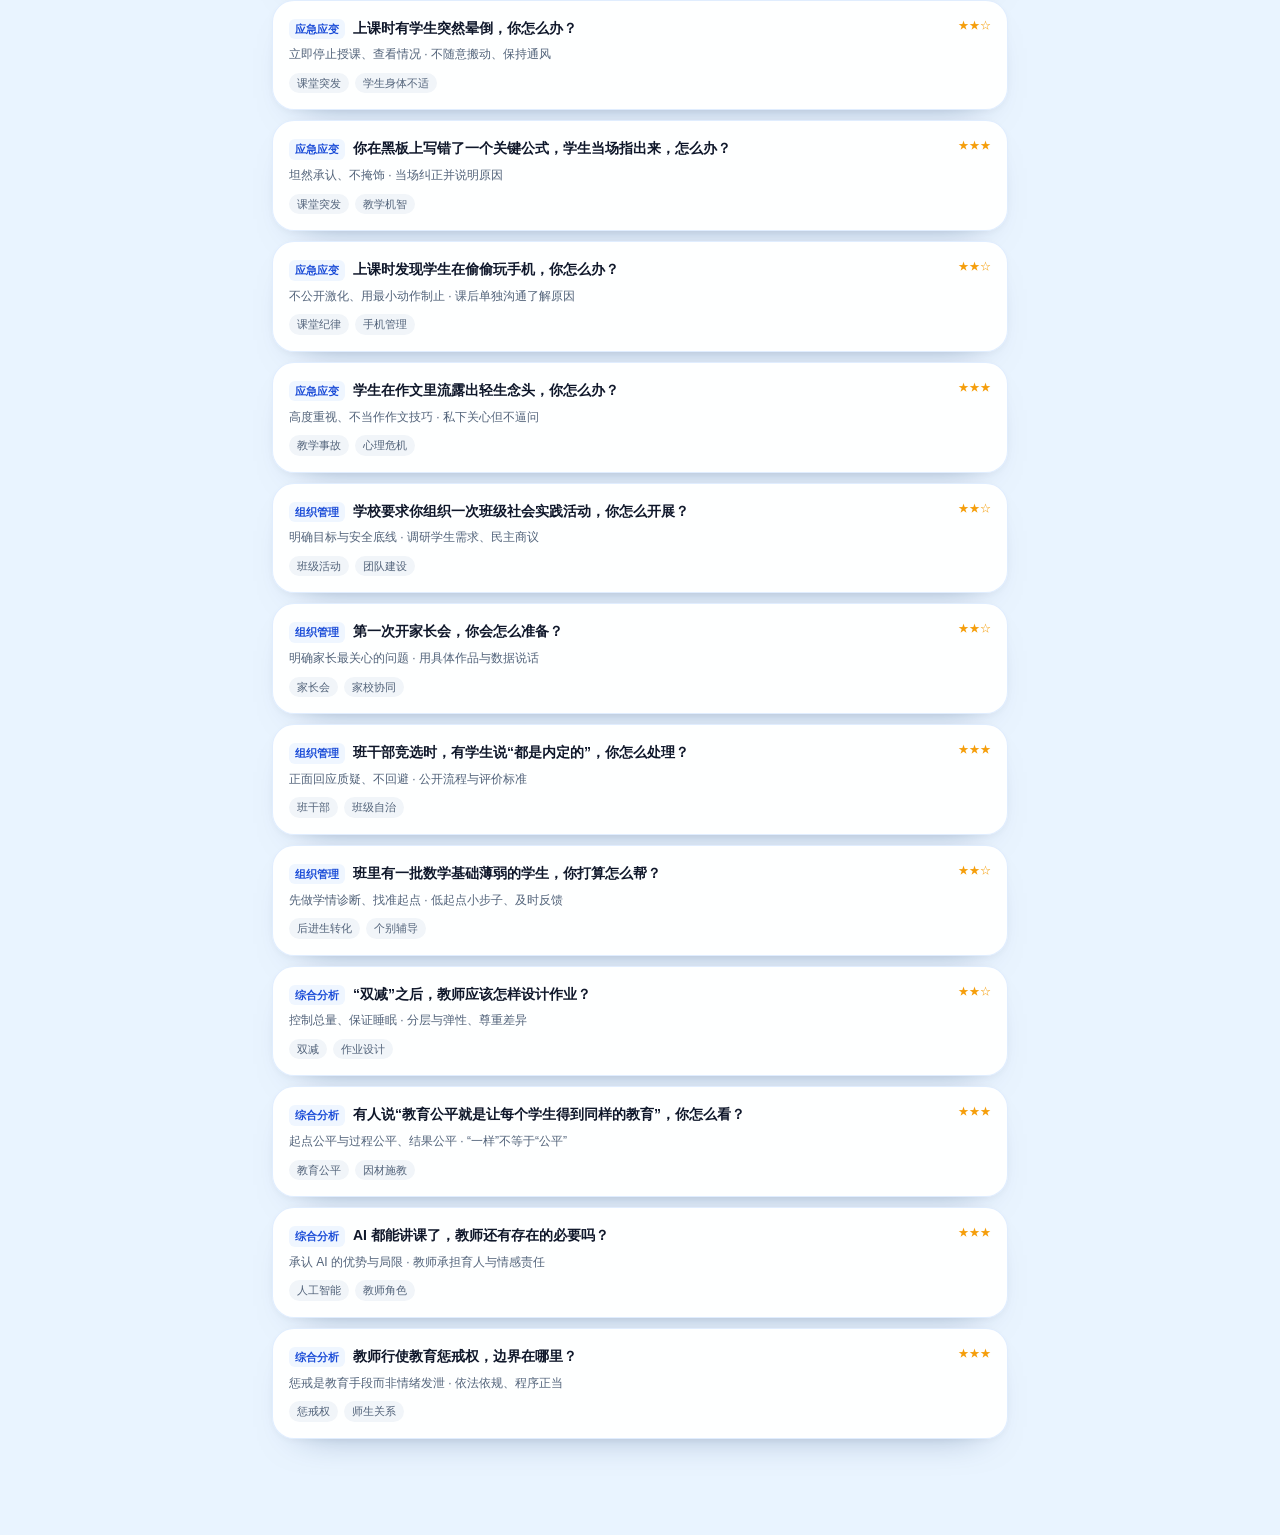
<file: select.html>
<!doctype html>
<html lang="zh-CN">
<head>
  <meta charset="utf-8" />
  <meta name="viewport" content="width=device-width, initial-scale=1, viewport-fit=cover" />
  <meta name="theme-color" content="#2563eb" />
  <title>选题 · 教资面试陪跑</title>
  <link rel="stylesheet" href="assets/css/app.css" />
  <script src="assets/vendor/tailwind-play.js"></script>
  <script src="js/tailwind-config.js"></script>
  <!-- PWA：可安装 + 离线（manifest / 图标；Service Worker 在 js/pwa.js 注册） -->
  <link rel="manifest" href="manifest.json" />
  <link rel="icon" href="assets/img/favicon.ico" sizes="any" />
  <link rel="apple-touch-icon" sizes="180x180" href="assets/img/apple-touch-icon.png" />
  <meta name="application-name" content="结构化面试 · 教资面试陪跑" />
  <meta name="mobile-web-app-capable" content="yes" />
  <meta name="apple-mobile-web-app-capable" content="yes" />
  <meta name="apple-mobile-web-app-title" content="教资面试陪跑" />
  <meta name="apple-mobile-web-app-status-bar-style" content="default" />
</head>
<body class="min-h-screen bg-slate-50 pb-24">
  <header class="sticky top-0 z-30 border-b border-slate-200 bg-white/90 backdrop-blur">
    <div class="mx-auto flex max-w-3xl items-center gap-3 px-4 py-3">
      <a href="home.html" class="grid h-10 w-10 place-items-center rounded-xl border border-slate-200 text-slate-600" aria-label="返回首页">‹</a>
      <div class="min-w-0">
        <h1 id="page-title" class="truncate text-sm font-bold text-slate-900">选择题型</h1>
        <p id="count-text" class="text-[11px] text-slate-500">加载中…</p>
      </div>
      <button type="button" data-open-settings class="ml-auto grid h-10 w-10 place-items-center rounded-xl border border-slate-200 text-slate-600" aria-label="AI 设置">⚙︎</button>
    </div>
  </header>

  <main class="mx-auto max-w-3xl px-4 pt-4">
    <!-- 试讲学段切换：仅数学模式显示；初中 / 高中题库各自独立 -->
    <div id="stage-bar" class="mb-3 hidden" role="tablist" aria-label="学段切换">
      <div class="grid grid-cols-2 gap-1 rounded-xl border border-slate-200 bg-white p-1 shadow-sm">
        <button type="button" role="tab" data-stage="junior" aria-selected="true" class="h-11 rounded-lg bg-brand-600 text-sm font-bold text-white active:bg-brand-700">初中</button>
        <button type="button" role="tab" data-stage="senior" aria-selected="false" class="h-11 rounded-lg text-sm font-bold text-slate-600 active:bg-slate-100">高中</button>
      </div>
      <p id="stage-hint" class="mt-1.5 px-1 text-[11px] leading-relaxed text-slate-500">正在统计题量…</p>
    </div>

    <div class="rounded-2xl border border-slate-200 bg-white p-3 shadow-sm">
      <input
        id="search-input"
        type="search"
        inputmode="search"
        placeholder="搜索题目关键词，如 家长、勾股定理"
        class="w-full rounded-xl border border-slate-200 bg-slate-50 px-3 py-2.5 text-base text-slate-800 placeholder:text-slate-400 focus:border-brand-400 focus:bg-white focus:outline-none"
      />
      <div id="filter-bar" class="mt-2.5 flex flex-wrap gap-2"></div>
    </div>

    <div id="list" class="mt-3 space-y-2.5"></div>

    <p id="empty-hint" class="hidden rounded-2xl border border-dashed border-slate-300 bg-white px-4 py-8 text-center text-xs text-slate-500">
      没有匹配的题目，换个关键词或筛选条件试试。
    </p>
  </main>

  <div class="fixed inset-x-0 bottom-0 z-30 border-t border-slate-200 bg-white/95 px-4 py-3 backdrop-blur" style="padding-bottom:calc(0.75rem + env(safe-area-inset-bottom));">
    <div class="mx-auto flex max-w-3xl gap-2">
      <button id="btn-random" type="button" class="h-12 flex-1 rounded-xl bg-brand-600 text-sm font-bold text-white active:bg-brand-700">
        随机抽一题
      </button>
    </div>
  </div>

  <script type="module" src="js/select-page.js"></script>
  <script src="js/pwa.js"></script>
</body>
</html>
</file>
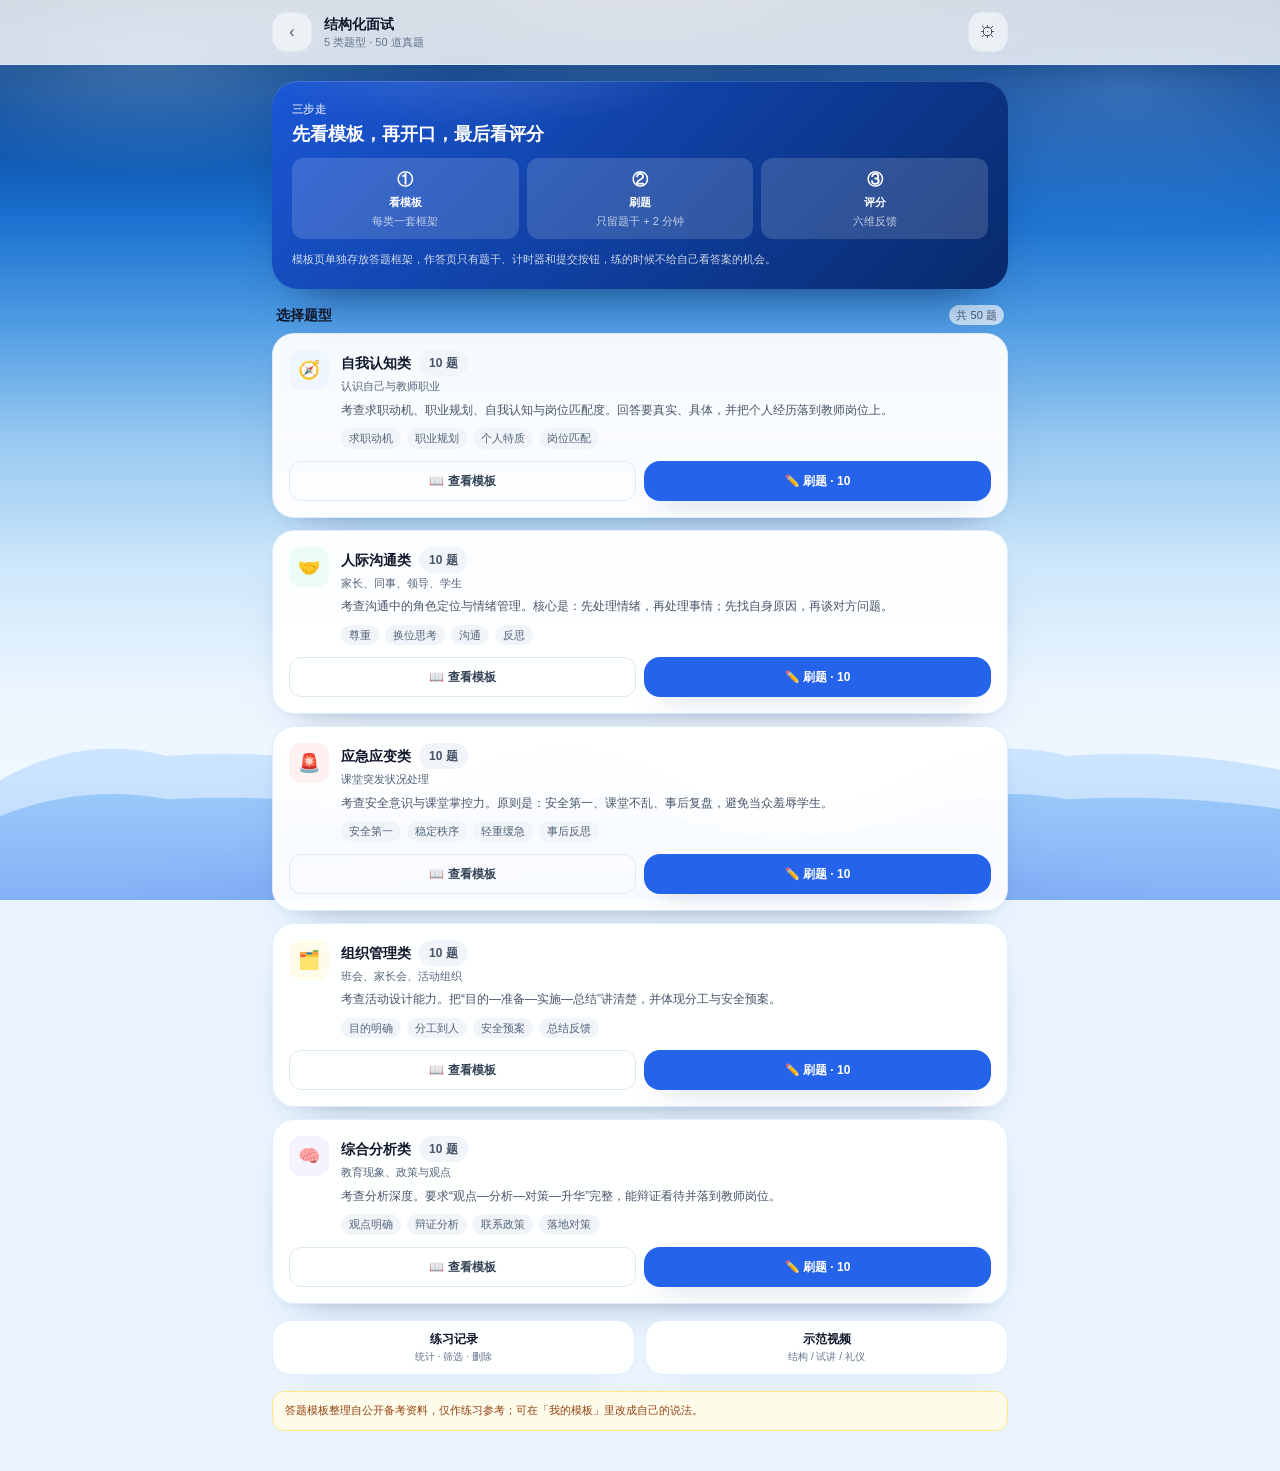
<file: structured-hub.html>
<!doctype html>
<html lang="zh-CN">
<head>
  <meta charset="utf-8" />
  <meta name="viewport" content="width=device-width, initial-scale=1, viewport-fit=cover" />
  <meta name="theme-color" content="#2563eb" />
  <title>结构化面试 · 教资面试陪跑</title>
  <link rel="stylesheet" href="assets/css/app.css" />
  <script src="assets/vendor/tailwind-play.js"></script>
  <script src="js/tailwind-config.js"></script>
  <!-- PWA：可安装 + 离线（manifest / 图标；Service Worker 在 js/pwa.js 注册） -->
  <link rel="manifest" href="manifest.json" />
  <link rel="icon" href="assets/img/favicon.ico" sizes="any" />
  <link rel="apple-touch-icon" sizes="180x180" href="assets/img/apple-touch-icon.png" />
  <meta name="application-name" content="结构化面试 · 教资面试陪跑" />
  <meta name="mobile-web-app-capable" content="yes" />
  <meta name="apple-mobile-web-app-capable" content="yes" />
  <meta name="apple-mobile-web-app-title" content="教资面试陪跑" />
  <meta name="apple-mobile-web-app-status-bar-style" content="default" />
</head>
<body class="min-h-screen bg-slate-50 pb-10">
  <header class="sticky top-0 z-30 border-b border-slate-200 bg-white/90 backdrop-blur">
    <div class="mx-auto flex max-w-3xl items-center gap-3 px-4 py-3">
      <a href="home.html" class="grid h-10 w-10 place-items-center rounded-xl border border-slate-200 text-slate-600" aria-label="返回首页">‹</a>
      <div class="min-w-0">
        <h1 class="truncate text-sm font-bold text-slate-900">结构化面试</h1>
        <p id="hub-meta" class="text-[11px] text-slate-500">五大题型 · 模板与刷题分开</p>
      </div>
      <button type="button" data-open-settings class="ml-auto grid h-10 w-10 place-items-center rounded-xl border border-slate-200 text-slate-600" aria-label="AI 设置">⚙︎</button>
    </div>
  </header>

  <main class="mx-auto max-w-3xl px-4 pt-4">
    <section class="rounded-2xl bg-gradient-to-br from-brand-600 to-brand-800 px-5 py-5 text-white shadow-sm">
      <p class="text-[11px] font-semibold tracking-wide text-white/70">三步走</p>
      <h2 class="mt-1 text-lg font-bold leading-snug">先看模板，再开口，最后看评分</h2>
      <div class="mt-3 grid grid-cols-3 gap-2 text-center text-[11px]">
        <div class="rounded-xl bg-white/15 px-2 py-2.5">
          <p class="text-base font-bold">①</p>
          <p class="mt-0.5 font-semibold">看模板</p>
          <p class="mt-0.5 text-white/70">每类一套框架</p>
        </div>
        <div class="rounded-xl bg-white/15 px-2 py-2.5">
          <p class="text-base font-bold">②</p>
          <p class="mt-0.5 font-semibold">刷题</p>
          <p class="mt-0.5 text-white/70">只留题干 + 2 分钟</p>
        </div>
        <div class="rounded-xl bg-white/15 px-2 py-2.5">
          <p class="text-base font-bold">③</p>
          <p class="mt-0.5 font-semibold">评分</p>
          <p class="mt-0.5 text-white/70">六维反馈</p>
        </div>
      </div>
      <p class="mt-3 text-[11px] leading-relaxed text-white/80">
        模板页单独存放答题框架，作答页只有题干、计时器和提交按钮，练的时候不给自己看答案的机会。
      </p>
    </section>

    <div class="mt-4 flex items-end justify-between px-1">
      <h2 class="text-sm font-bold text-slate-900">选择题型</h2>
      <span id="hub-count" class="text-[11px] text-slate-400">加载中…</span>
    </div>

    <div id="type-list" class="mt-2 space-y-3" aria-busy="true">
      <div class="h-40 rounded-2xl skeleton"></div>
      <div class="h-40 rounded-2xl skeleton"></div>
      <div class="h-40 rounded-2xl skeleton"></div>
    </div>

    <section id="hub-error" class="mt-3 hidden rounded-2xl border border-rose-200 bg-rose-50 px-4 py-4 text-xs leading-relaxed text-rose-700">
      <p id="hub-error-text">题型加载失败。</p>
      <button id="btn-retry" type="button" class="mt-2.5 h-9 rounded-lg bg-rose-600 px-3 text-xs font-bold text-white active:bg-rose-700">重新加载</button>
    </section>

    <nav class="mt-4 grid grid-cols-2 gap-2">
      <a href="records.html" class="rounded-xl border border-slate-200 bg-white px-3 py-2.5 text-center active:bg-slate-50">
        <span class="block text-xs font-bold text-slate-900">练习记录</span>
        <span class="mt-0.5 block text-[10px] text-slate-400">统计 · 筛选 · 删除</span>
      </a>
      <a href="videos.html" class="rounded-xl border border-slate-200 bg-white px-3 py-2.5 text-center active:bg-slate-50">
        <span class="block text-xs font-bold text-slate-900">示范视频</span>
        <span class="mt-0.5 block text-[10px] text-slate-400">结构 / 试讲 / 礼仪</span>
      </a>
    </nav>

    <p class="mt-4 rounded-xl border border-amber-200 bg-amber-50 px-3 py-2.5 text-[11px] leading-relaxed text-amber-800">
      答题模板整理自公开备考资料，仅作练习参考；可在「我的模板」里改成自己的说法。
    </p>
  </main>

  <script type="module" src="js/structured-hub-page.js"></script>
  <script src="js/pwa.js"></script>
</body>
</html>
</file>
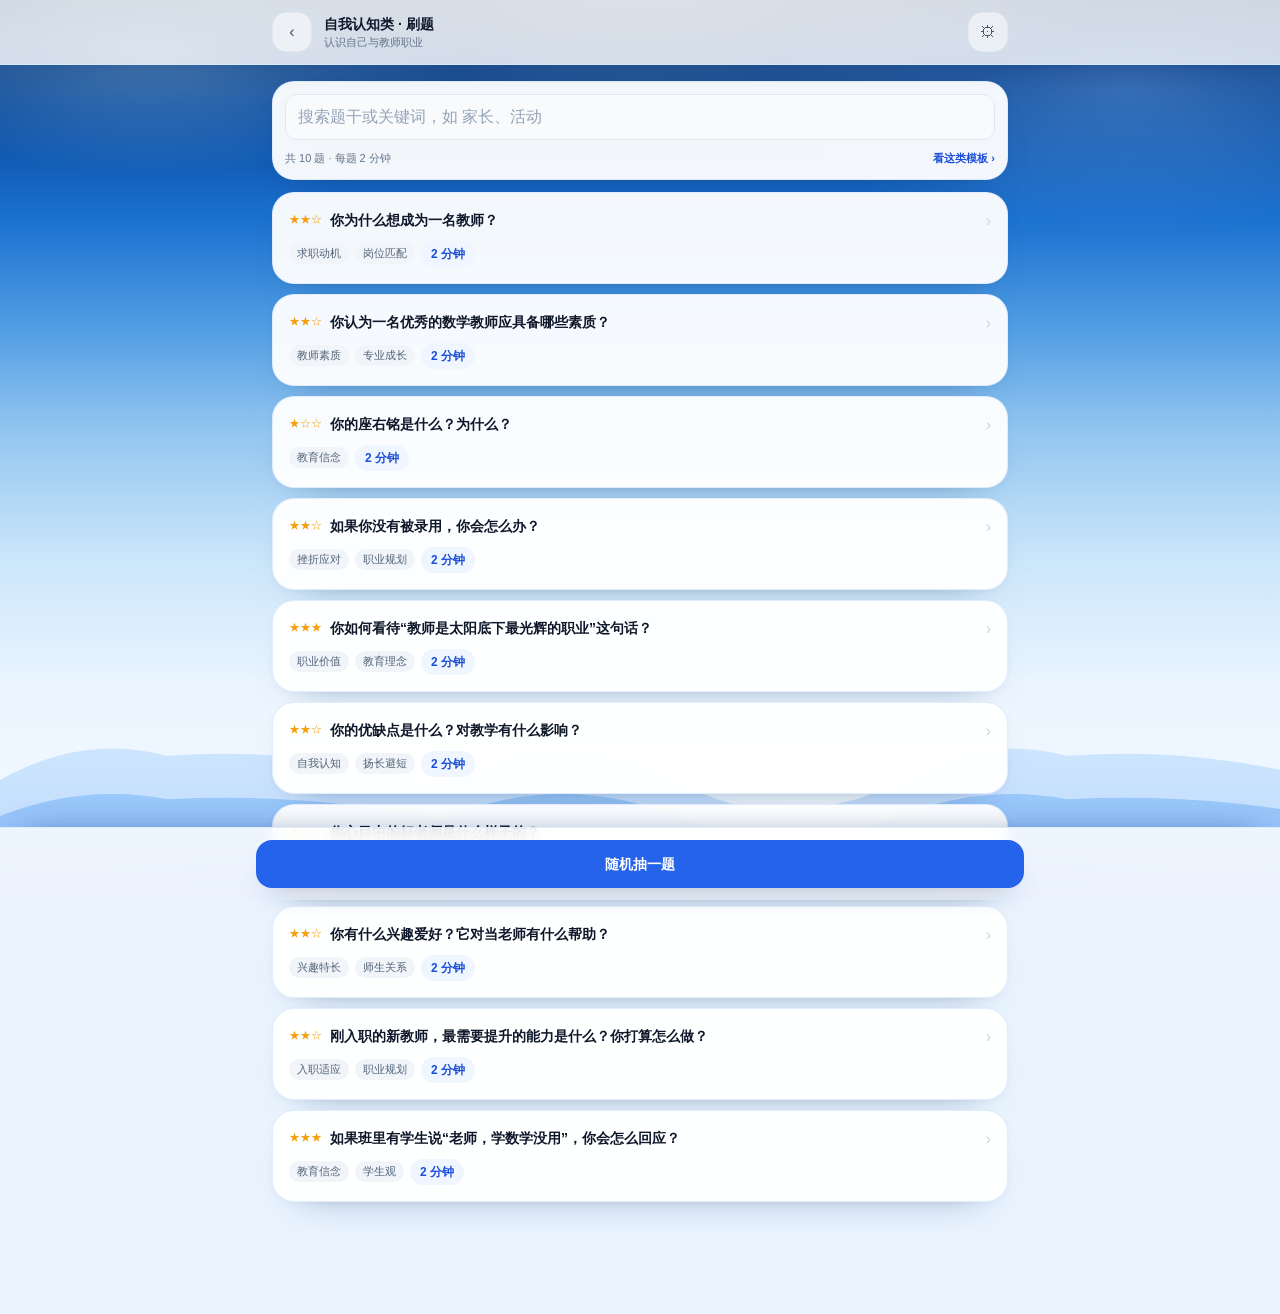
<file: structured-list.html>
<!doctype html>
<html lang="zh-CN">
<head>
  <meta charset="utf-8" />
  <meta name="viewport" content="width=device-width, initial-scale=1, viewport-fit=cover" />
  <meta name="theme-color" content="#2563eb" />
  <title>题目列表 · 教资面试陪跑</title>
  <link rel="stylesheet" href="assets/css/app.css" />
  <script src="assets/vendor/tailwind-play.js"></script>
  <script src="js/tailwind-config.js"></script>
  <!-- PWA：可安装 + 离线（manifest / 图标；Service Worker 在 js/pwa.js 注册） -->
  <link rel="manifest" href="manifest.json" />
  <link rel="icon" href="assets/img/favicon.ico" sizes="any" />
  <link rel="apple-touch-icon" sizes="180x180" href="assets/img/apple-touch-icon.png" />
  <meta name="application-name" content="结构化面试 · 教资面试陪跑" />
  <meta name="mobile-web-app-capable" content="yes" />
  <meta name="apple-mobile-web-app-capable" content="yes" />
  <meta name="apple-mobile-web-app-title" content="教资面试陪跑" />
  <meta name="apple-mobile-web-app-status-bar-style" content="default" />
</head>
<body class="min-h-screen bg-slate-50 pb-28">
  <header class="sticky top-0 z-30 border-b border-slate-200 bg-white/90 backdrop-blur">
    <div class="mx-auto flex max-w-3xl items-center gap-3 px-4 py-3">
      <a href="structured-hub.html" class="grid h-10 w-10 place-items-center rounded-xl border border-slate-200 text-slate-600" aria-label="返回题型">‹</a>
      <div class="min-w-0">
        <h1 id="list-title" class="truncate text-sm font-bold text-slate-900">题目列表</h1>
        <p id="list-count" class="text-[11px] text-slate-500">加载中…</p>
      </div>
      <button type="button" data-open-settings class="ml-auto grid h-10 w-10 place-items-center rounded-xl border border-slate-200 text-slate-600" aria-label="AI 设置">⚙︎</button>
    </div>
  </header>

  <main class="mx-auto max-w-3xl px-4 pt-4">
    <div class="rounded-2xl border border-slate-200 bg-white p-3 shadow-sm">
      <input
        id="search-input"
        type="search"
        inputmode="search"
        placeholder="搜索题干或关键词，如 家长、活动"
        class="w-full rounded-xl border border-slate-200 bg-slate-50 px-3 py-2.5 text-base text-slate-800 placeholder:text-slate-400 focus:border-brand-400 focus:bg-white focus:outline-none"
      />
      <div class="mt-2.5 flex items-center justify-between gap-2">
        <span id="list-hint" class="text-[11px] text-slate-400">加载中…</span>
        <a id="btn-template" href="structured-hub.html" class="text-[11px] font-semibold text-brand-700">看这类模板 ›</a>
      </div>
    </div>

    <div id="list" class="mt-3 space-y-2.5" aria-busy="true">
      <div class="h-20 rounded-2xl skeleton"></div>
      <div class="h-20 rounded-2xl skeleton"></div>
      <div class="h-20 rounded-2xl skeleton"></div>
    </div>

    <p id="empty-tip" class="mt-3 hidden rounded-2xl border border-dashed border-slate-300 bg-white px-4 py-8 text-center text-xs leading-relaxed text-slate-500">
      没有匹配的题目，换个关键词试试；也可以回上一页换一个题型。
    </p>

    <section id="list-error" class="mt-3 hidden rounded-2xl border border-rose-200 bg-rose-50 px-4 py-4 text-xs leading-relaxed text-rose-700">
      <p id="list-error-text">题目加载失败。</p>
      <a href="structured-hub.html" class="mt-2.5 inline-block h-9 rounded-lg bg-rose-600 px-3 leading-9 text-xs font-bold text-white">回到题型列表</a>
    </section>
  </main>

  <div class="fixed inset-x-0 bottom-0 z-30 border-t border-slate-200 bg-white/95 px-4 py-3 backdrop-blur" style="padding-bottom:calc(0.75rem + env(safe-area-inset-bottom));">
    <div class="mx-auto flex max-w-3xl items-center gap-2">
      <button id="btn-random" type="button" class="h-12 flex-1 rounded-xl bg-brand-600 text-sm font-bold text-white active:bg-brand-700">
        随机抽一题
      </button>
    </div>
  </div>

  <script type="module" src="js/structured-list-page.js"></script>
  <script src="js/pwa.js"></script>
</body>
</html>
</file>
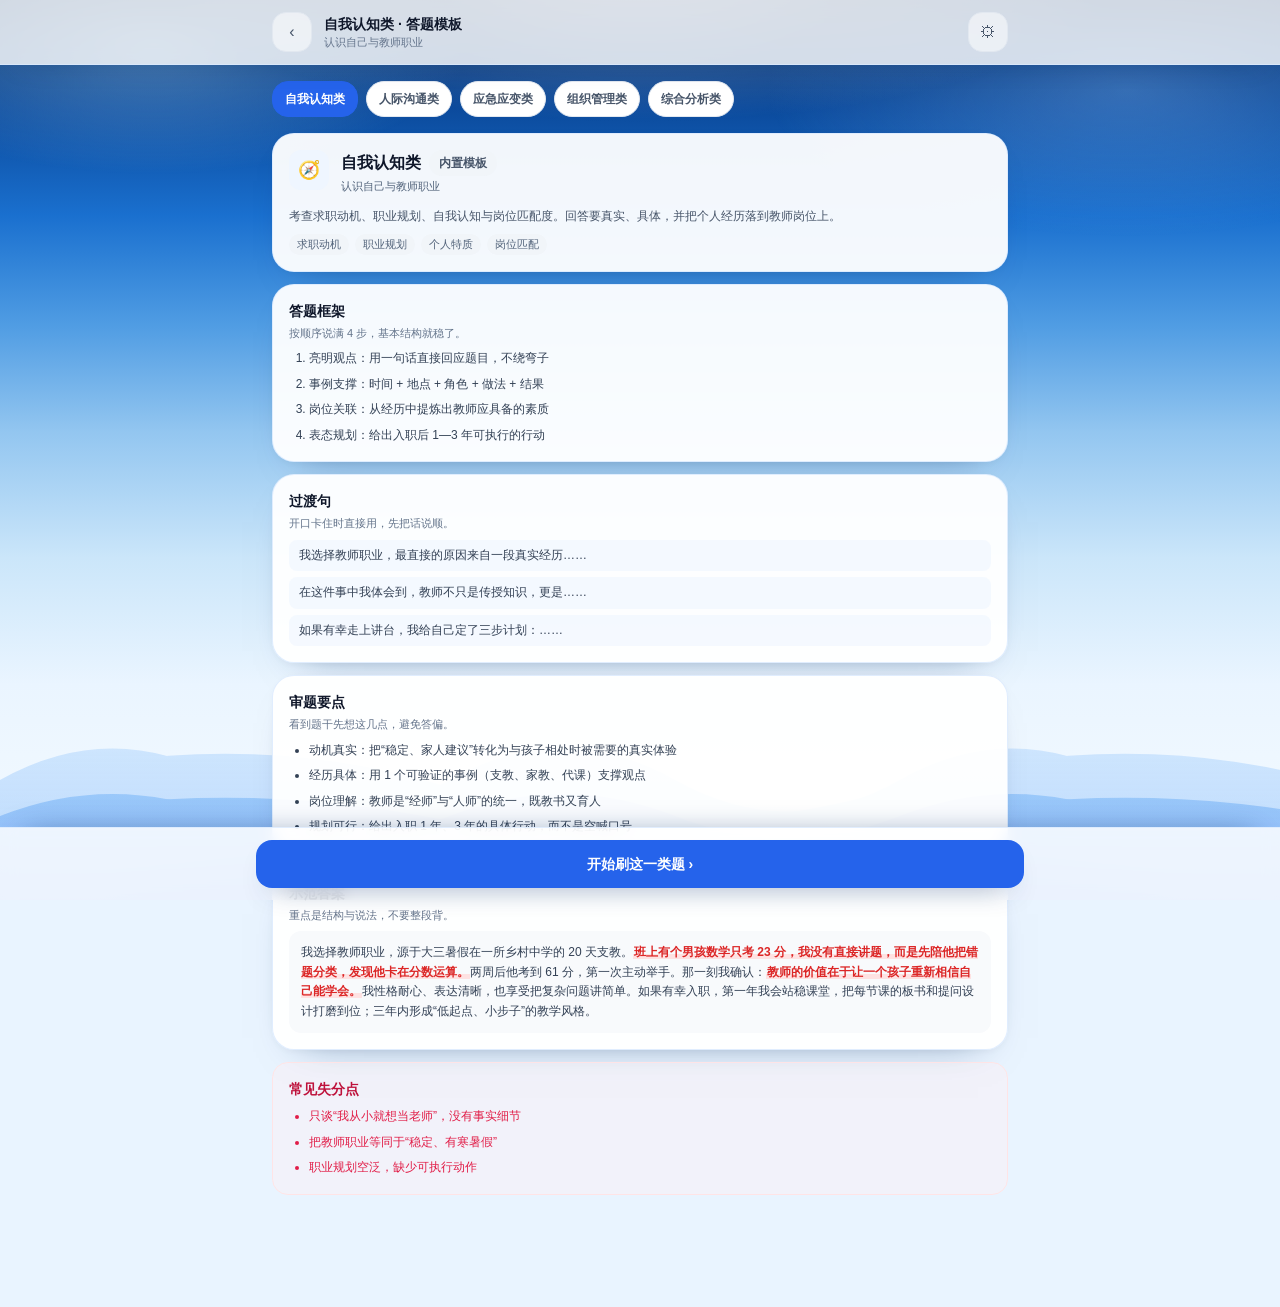
<file: structured-template.html>
<!doctype html>
<html lang="zh-CN">
<head>
  <meta charset="utf-8" />
  <meta name="viewport" content="width=device-width, initial-scale=1, viewport-fit=cover" />
  <meta name="theme-color" content="#2563eb" />
  <title>答题模板 · 教资面试陪跑</title>
  <link rel="stylesheet" href="assets/css/app.css" />
  <script src="assets/vendor/tailwind-play.js"></script>
  <script src="js/tailwind-config.js"></script>
  <!-- PWA：可安装 + 离线（manifest / 图标；Service Worker 在 js/pwa.js 注册） -->
  <link rel="manifest" href="manifest.json" />
  <link rel="icon" href="assets/img/favicon.ico" sizes="any" />
  <link rel="apple-touch-icon" sizes="180x180" href="assets/img/apple-touch-icon.png" />
  <meta name="application-name" content="结构化面试 · 教资面试陪跑" />
  <meta name="mobile-web-app-capable" content="yes" />
  <meta name="apple-mobile-web-app-capable" content="yes" />
  <meta name="apple-mobile-web-app-title" content="教资面试陪跑" />
  <meta name="apple-mobile-web-app-status-bar-style" content="default" />
</head>
<body class="min-h-screen bg-slate-50 pb-28">
  <header class="sticky top-0 z-30 border-b border-slate-200 bg-white/90 backdrop-blur">
    <div class="mx-auto flex max-w-3xl items-center gap-3 px-4 py-3">
      <a href="structured-hub.html" class="grid h-10 w-10 place-items-center rounded-xl border border-slate-200 text-slate-600" aria-label="返回题型">‹</a>
      <div class="min-w-0">
        <h1 id="tpl-title" class="truncate text-sm font-bold text-slate-900">答题模板</h1>
        <p id="tpl-sub" class="text-[11px] text-slate-500">加载中…</p>
      </div>
      <button type="button" data-open-settings class="ml-auto grid h-10 w-10 place-items-center rounded-xl border border-slate-200 text-slate-600" aria-label="AI 设置">⚙︎</button>
    </div>
  </header>

  <main class="mx-auto max-w-3xl px-4 pt-4">
    <div id="type-switch" class="flex gap-2 overflow-x-auto pb-1 no-scrollbar" aria-label="切换题型"></div>

    <section id="tpl-head" class="mt-3 rounded-2xl border border-slate-200 bg-white p-4 shadow-sm">
      <div class="flex items-start gap-3">
        <span id="tpl-icon" class="grid h-10 w-10 shrink-0 place-items-center rounded-xl bg-brand-50 text-lg">📖</span>
        <div class="min-w-0 flex-1">
          <div class="flex flex-wrap items-center gap-2">
            <h2 id="tpl-name" class="text-base font-bold text-slate-900">加载中…</h2>
            <span id="tpl-source" class="pill pill-slate">内置模板</span>
          </div>
          <p id="tpl-short" class="mt-0.5 text-[11px] text-slate-500"></p>
        </div>
      </div>
      <p id="tpl-summary" class="mt-3 text-xs leading-relaxed text-slate-600"></p>
      <div id="tpl-keywords" class="mt-2 flex flex-wrap gap-1.5"></div>
    </section>

    <section class="mt-3 rounded-2xl border border-slate-200 bg-white p-4 shadow-sm">
      <h3 class="text-sm font-bold text-slate-900">答题框架</h3>
      <p class="mt-1 text-[11px] text-slate-400">按顺序说满 4 步，基本结构就稳了。</p>
      <ol id="tpl-structure" class="mt-2 list-decimal space-y-1.5 pl-5 text-xs leading-relaxed text-slate-700"></ol>
    </section>

    <section class="mt-3 rounded-2xl border border-slate-200 bg-white p-4 shadow-sm">
      <h3 class="text-sm font-bold text-slate-900">过渡句</h3>
      <p class="mt-1 text-[11px] text-slate-400">开口卡住时直接用，先把话说顺。</p>
      <ul id="tpl-phrases" class="mt-2 space-y-1.5 text-xs leading-relaxed text-slate-700"></ul>
    </section>

    <section class="mt-3 rounded-2xl border border-slate-200 bg-white p-4 shadow-sm">
      <h3 class="text-sm font-bold text-slate-900">审题要点</h3>
      <p class="mt-1 text-[11px] text-slate-400">看到题干先想这几点，避免答偏。</p>
      <ul id="tpl-points" class="mt-2 list-disc space-y-1.5 pl-5 text-xs leading-relaxed text-slate-700"></ul>
    </section>

    <section class="mt-3 rounded-2xl border border-slate-200 bg-white p-4 shadow-sm">
      <h3 class="text-sm font-bold text-slate-900">示范答案</h3>
      <p class="mt-1 text-[11px] text-slate-400">重点是结构与说法，不要整段背。</p>
      <div id="tpl-demo" class="mt-2 rounded-xl bg-slate-50 p-3 text-xs leading-relaxed text-slate-700"></div>
    </section>

    <section class="mt-3 rounded-2xl border border-rose-100 bg-rose-50/40 p-4">
      <h3 class="text-sm font-bold text-rose-700">常见失分点</h3>
      <ul id="tpl-pitfalls" class="mt-2 list-disc space-y-1.5 pl-5 text-xs leading-relaxed text-rose-600"></ul>
    </section>

    <section id="tpl-error" class="mt-3 hidden rounded-2xl border border-rose-200 bg-rose-50 px-4 py-4 text-xs leading-relaxed text-rose-700">
      <p id="tpl-error-text">没有找到这个题型的模板。</p>
      <a href="structured-hub.html" class="mt-2.5 inline-block h-9 rounded-lg bg-rose-600 px-3 leading-9 text-xs font-bold text-white">回到题型列表</a>
    </section>
  </main>

  <div class="fixed inset-x-0 bottom-0 z-30 border-t border-slate-200 bg-white/95 px-4 py-3 backdrop-blur" style="padding-bottom:calc(0.75rem + env(safe-area-inset-bottom));">
    <div class="mx-auto flex max-w-3xl items-center gap-2">
      <a id="btn-practice" href="structured-hub.html" class="flex h-12 flex-1 items-center justify-center rounded-xl bg-brand-600 text-sm font-bold text-white active:bg-brand-700">
        开始刷这一类题 ›
      </a>
    </div>
  </div>

  <script type="module" src="js/structured-template-page.js"></script>
  <script src="js/pwa.js"></script>
</body>
</html>
</file>
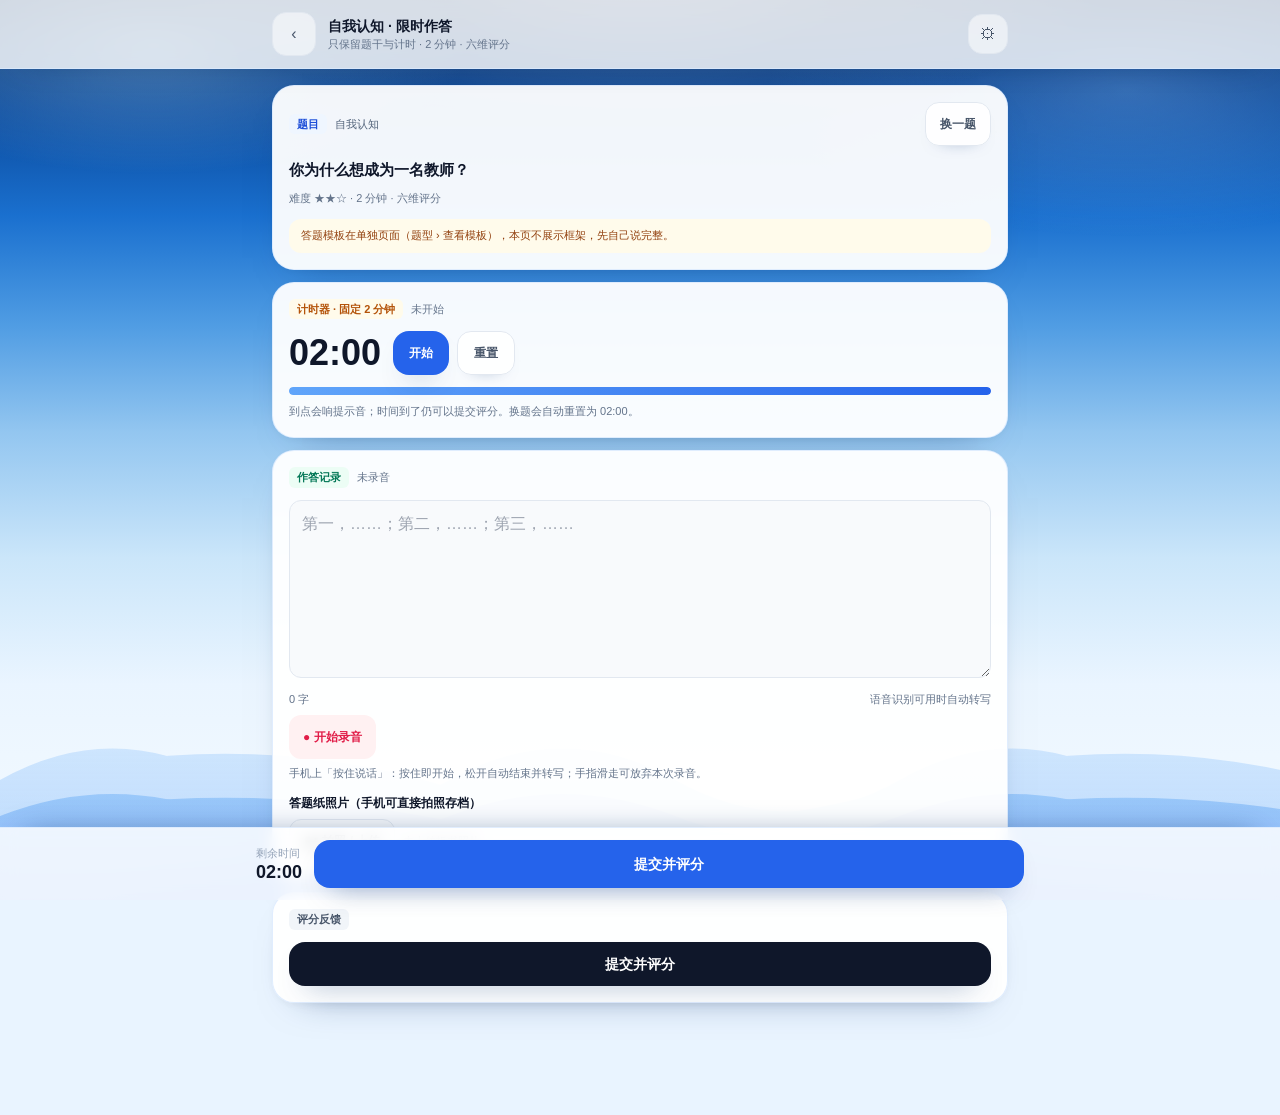
<file: structured.html>
<!doctype html>
<html lang="zh-CN">
<head>
  <meta charset="utf-8" />
  <meta name="viewport" content="width=device-width, initial-scale=1, viewport-fit=cover" />
  <meta name="theme-color" content="#2563eb" />
  <title>限时作答 · 教资面试陪跑</title>
  <link rel="stylesheet" href="assets/css/app.css" />
  <script src="assets/vendor/tailwind-play.js"></script>
  <script src="js/tailwind-config.js"></script>
  <!-- PWA：可安装 + 离线（manifest / 图标；Service Worker 在 js/pwa.js 注册） -->
  <link rel="manifest" href="manifest.json" />
  <link rel="icon" href="assets/img/favicon.ico" sizes="any" />
  <link rel="apple-touch-icon" sizes="180x180" href="assets/img/apple-touch-icon.png" />
  <meta name="application-name" content="结构化面试 · 教资面试陪跑" />
  <meta name="mobile-web-app-capable" content="yes" />
  <meta name="apple-mobile-web-app-capable" content="yes" />
  <meta name="apple-mobile-web-app-title" content="教资面试陪跑" />
  <meta name="apple-mobile-web-app-status-bar-style" content="default" />
</head>
<body class="min-h-screen bg-slate-50 pb-28">
  <header class="sticky top-0 z-30 border-b border-slate-200 bg-white/90 backdrop-blur">
    <div class="mx-auto flex max-w-3xl items-center gap-3 px-4 py-3">
      <a id="btn-back" href="structured-hub.html" class="grid h-11 w-11 place-items-center rounded-xl border border-slate-200 text-slate-600" aria-label="返回题目列表">‹</a>
      <div class="min-w-0">
        <h1 id="page-title" class="truncate text-sm font-bold text-slate-900">结构化 · 限时作答</h1>
        <p class="text-[11px] text-slate-500">只保留题干与计时 · 2 分钟 · 六维评分</p>
      </div>
      <button type="button" data-open-settings class="ml-auto grid h-10 w-10 place-items-center rounded-xl border border-slate-200 text-slate-600" aria-label="AI 设置">⚙︎</button>
    </div>
  </header>

  <main class="mx-auto max-w-3xl space-y-3 px-4 pt-4">
    <!-- 模块 1：题干 -->
    <section id="module-question" class="rounded-2xl border border-slate-200 bg-white p-4 shadow-sm">
      <div class="flex items-center gap-2">
        <span class="rounded-md bg-brand-50 px-2 py-0.5 text-[11px] font-semibold text-brand-700">题目</span>
        <span id="q-type" class="truncate text-[11px] text-slate-500">加载中…</span>
        <button id="btn-new-question" type="button" class="ml-auto h-11 shrink-0 rounded-lg border border-slate-200 px-3.5 text-xs font-semibold text-slate-600 active:bg-slate-50">换一题</button>
      </div>
      <p id="q-text" class="mt-3 text-[15px] font-semibold leading-relaxed text-slate-900">正在读取题库…</p>
      <p id="q-meta" class="mt-2 text-[11px] text-slate-400"></p>
      <p class="mt-3 rounded-xl bg-amber-50 px-3 py-2 text-[11px] leading-relaxed text-amber-800">
        答题模板在单独页面（题型 › 查看模板），本页不展示框架，先自己说完整。
      </p>
    </section>

    <!-- 模块 2：计时器（固定 2 分钟） -->
    <section id="module-timer" class="rounded-2xl border border-slate-200 bg-white p-4 shadow-sm">
      <div class="flex items-center gap-2">
        <span class="rounded-md bg-amber-50 px-2 py-0.5 text-[11px] font-semibold text-amber-700">计时器 · 固定 2 分钟</span>
        <span id="timer-state" class="text-[11px] text-slate-400">未开始</span>
      </div>
      <div class="mt-3 flex items-center gap-3">
        <div id="timer-clock" class="text-4xl font-bold tabular-nums leading-none text-slate-900">02:00</div>
        <div class="flex gap-2">
          <button id="btn-timer-toggle" type="button" class="h-11 rounded-xl bg-brand-600 px-4 text-xs font-bold text-white active:bg-brand-700">开始</button>
          <button id="btn-timer-reset" type="button" class="h-11 rounded-xl border border-slate-200 px-4 text-xs font-semibold text-slate-600 active:bg-slate-50">重置</button>
        </div>
      </div>
      <div class="level-bar mt-3"><div id="timer-bar" class="level-bar__fill" style="width:100%"></div></div>
      <p class="mt-2 text-[11px] leading-relaxed text-slate-400">到点会响提示音；时间到了仍可以提交评分。换题会自动重置为 02:00。</p>
    </section>

    <!-- 模块 3：作答记录 -->
    <section id="module-answer" class="rounded-2xl border border-slate-200 bg-white p-4 shadow-sm">
      <div class="flex items-center gap-2">
        <span class="rounded-md bg-emerald-50 px-2 py-0.5 text-[11px] font-semibold text-emerald-700">作答记录</span>
        <span id="rec-state" class="text-[11px] text-slate-400">未录音</span>
      </div>
      <textarea id="answer-input" rows="6" class="mt-3 w-full rounded-xl border border-slate-200 bg-slate-50 px-3 py-2.5 text-base leading-relaxed text-slate-800 focus:border-brand-400 focus:bg-white focus:outline-none" placeholder="第一，……；第二，……；第三，……"></textarea>
      <div class="mt-1.5 flex items-center justify-between text-[11px] text-slate-400">
        <span id="char-count">0 字</span>
        <span id="rec-hint">语音识别可用时自动转写</span>
      </div>
      <div class="mt-2 flex flex-wrap items-center gap-2">
        <button id="btn-record" type="button" class="hold-talk h-11 rounded-xl bg-rose-50 px-3.5 text-xs font-bold text-rose-600 active:bg-rose-100">● 开始录音</button>
        <span id="rec-time" class="text-[11px] text-slate-400"></span>
      </div>
      <p class="mt-1.5 text-[11px] leading-relaxed text-slate-400">手机上「按住说话」：按住即开始，松开自动结束并转写；手指滑走可放弃本次录音。</p>
      <audio id="rec-audio" class="mt-2 hidden w-full" controls></audio>

      <h3 class="mt-3 text-xs font-bold text-slate-900">答题纸照片（手机可直接拍照存档）</h3>
      <div class="mt-2 flex flex-wrap items-center gap-2">
        <label for="photo-input" class="inline-flex h-11 cursor-pointer items-center rounded-xl border border-slate-200 bg-slate-50 px-3.5 text-xs font-semibold text-slate-600 active:bg-slate-100">
          📷 拍照 / 上传
        </label>
        <input id="photo-input" type="file" accept="image/*" capture="environment" class="hidden" />
        <span id="photo-state" class="text-[11px] text-slate-400">未上传答题纸照片</span>
      </div>
      <div id="photo-preview" class="photo-grid mt-2 hidden"></div>
    </section>

    <!-- 模块 4：评分 -->
    <section id="module-score" class="rounded-2xl border border-slate-200 bg-white p-4 shadow-sm">
      <div class="flex items-center gap-2">
        <span class="rounded-md bg-slate-100 px-2 py-0.5 text-[11px] font-semibold text-slate-600">评分反馈</span>
        <span id="score-status" class="text-[11px] text-slate-400"></span>
      </div>
      <button id="btn-score" type="button" class="mt-3 h-11 w-full rounded-xl bg-slate-900 text-sm font-bold text-white active:bg-slate-800">提交并评分</button>
      <div id="score-card" class="mt-4 hidden"></div>
    </section>
  </main>

  <div class="fixed inset-x-0 bottom-0 z-30 border-t border-slate-200 bg-white/95 px-4 py-3 backdrop-blur" style="padding-bottom:calc(0.75rem + env(safe-area-inset-bottom));">
    <div class="mx-auto flex max-w-3xl items-center gap-3">
      <div class="min-w-0">
        <p class="text-[11px] text-slate-400">剩余时间</p>
        <p id="sticky-clock" class="text-lg font-bold tabular-nums leading-tight text-slate-900">02:00</p>
      </div>
      <button id="btn-sticky-score" type="button" class="h-12 flex-1 rounded-xl bg-brand-600 text-sm font-bold text-white active:bg-brand-700">提交并评分</button>
    </div>
  </div>

  <script type="module" src="js/structured-page.js"></script>
  <script src="js/pwa.js"></script>
</body>
</html>
</file>
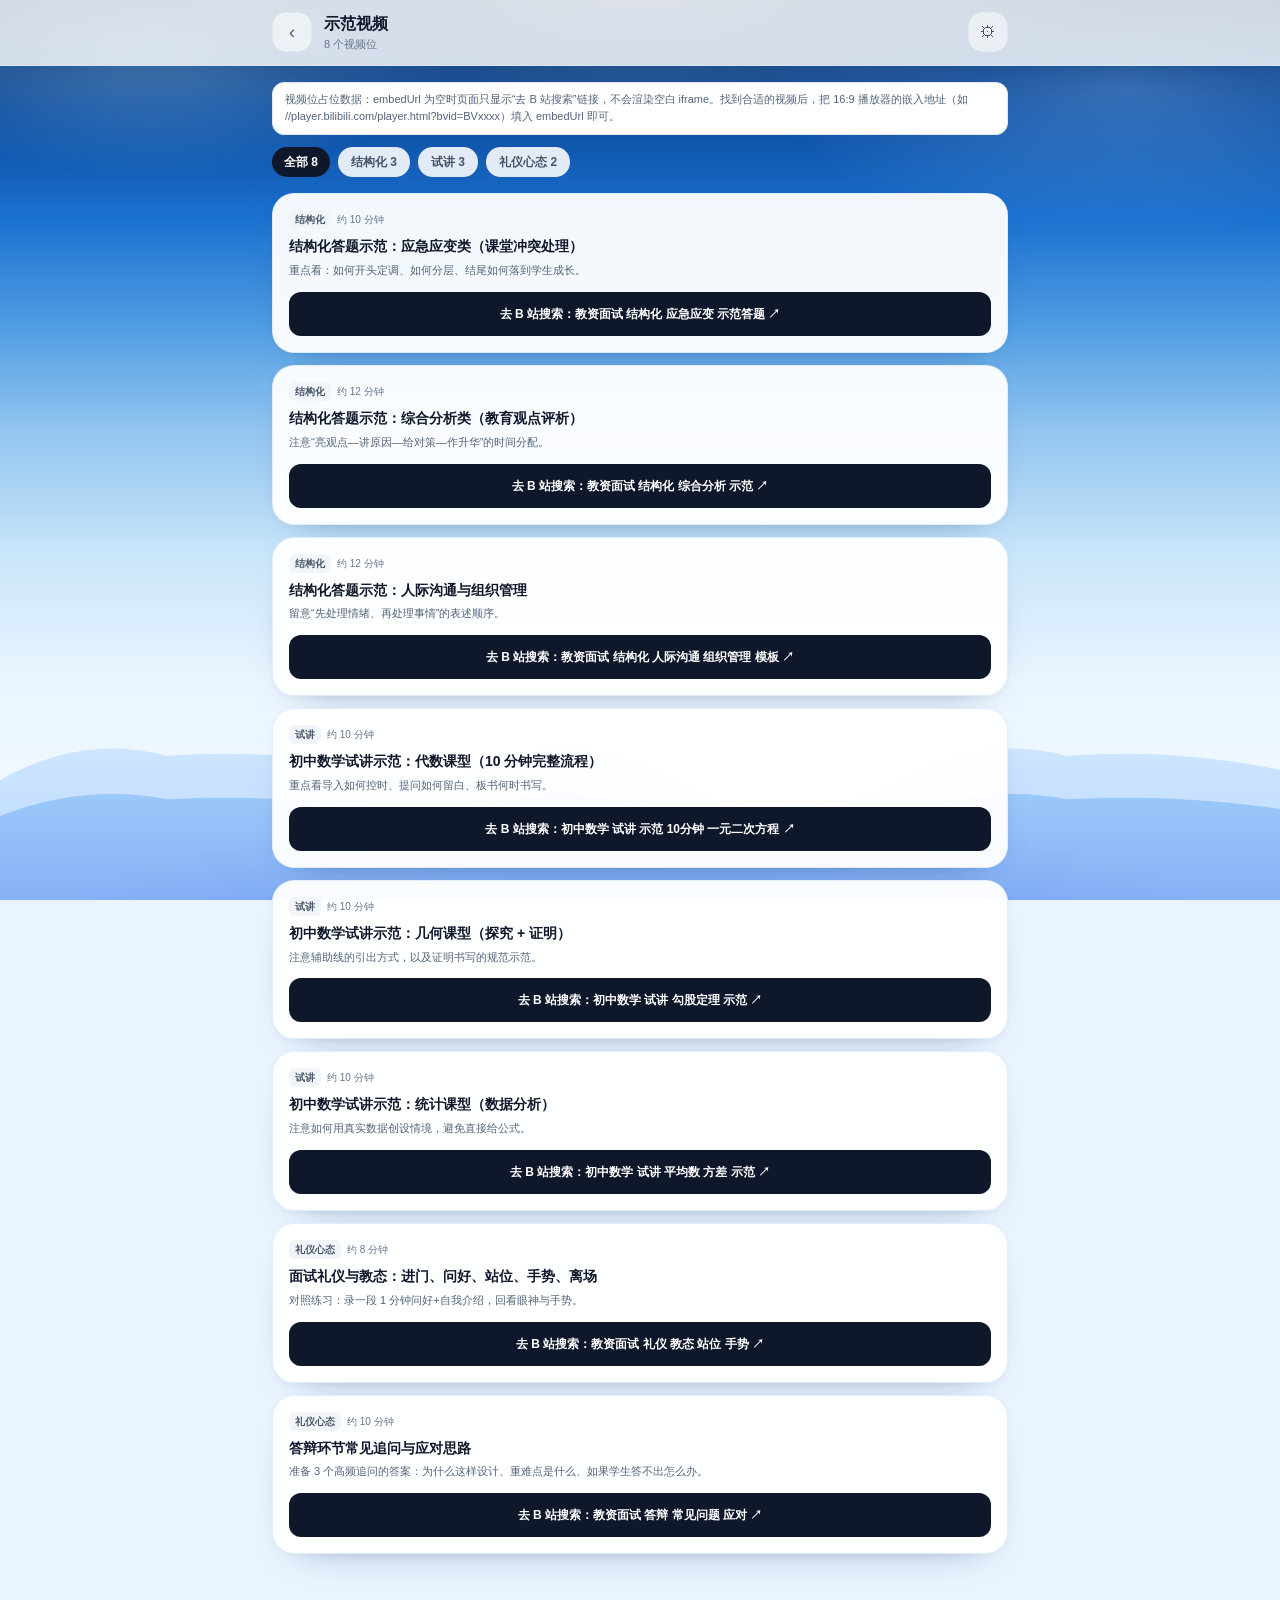
<file: videos.html>
<!DOCTYPE html>
<html lang="zh-CN">
<head>
<meta charset="UTF-8">
<meta name="viewport" content="width=device-width, initial-scale=1.0">
<title>示范视频 · 教资面试陪跑</title>
<script src="assets/vendor/tailwind-play.js"></script>
<script src="js/tailwind-config.js"></script>
<link rel="stylesheet" href="assets/css/app.css">
<!-- PWA：可安装 + 离线（manifest / 图标；Service Worker 在 js/pwa.js 注册） -->
<link rel="manifest" href="manifest.json">
<link rel="icon" href="assets/img/favicon.ico" sizes="any">
<link rel="apple-touch-icon" sizes="180x180" href="assets/img/apple-touch-icon.png">
<meta name="application-name" content="结构化面试 · 教资面试陪跑">
<meta name="mobile-web-app-capable" content="yes">
<meta name="apple-mobile-web-app-capable" content="yes">
<meta name="apple-mobile-web-app-title" content="教资面试陪跑">
<meta name="apple-mobile-web-app-status-bar-style" content="default">
</head>
<body class="min-h-screen bg-slate-50 text-slate-900">
  <header class="sticky top-0 z-30 border-b border-slate-200 bg-white/90 backdrop-blur">
    <div class="mx-auto flex max-w-3xl items-center gap-3 px-4 py-3">
      <a href="home.html" class="grid h-10 w-10 place-items-center rounded-xl border border-slate-200 text-lg text-slate-600" aria-label="返回首页">‹</a>
      <div class="min-w-0">
        <h1 class="text-base font-bold">示范视频</h1>
        <p id="count-text" class="text-[11px] text-slate-500">加载中…</p>
      </div>
      <button type="button" data-open-settings class="ml-auto grid h-10 w-10 place-items-center rounded-xl border border-slate-200 text-slate-600" aria-label="AI 设置">⚙︎</button>
    </div>
  </header>

  <main class="mx-auto max-w-3xl px-4 pb-24 pt-4">
    <p id="meta-note" class="break-words rounded-xl border border-slate-200 bg-white px-3 py-2 text-[11px] leading-relaxed text-slate-500"></p>

    <div id="filter-row" class="mt-3 flex gap-2 overflow-x-auto pb-1"></div>

    <section id="video-list" class="mt-3 space-y-3"></section>

    <p id="error-tip" class="mt-6 hidden rounded-2xl border border-rose-200 bg-rose-50 px-4 py-3 text-xs leading-relaxed text-rose-700"></p>
  </main>

  <script type="module" src="js/videos-page.js"></script>
<script src="js/pwa.js"></script>
</body>
</html>
</file>
<file: assets/css/app.css>
/* ============================================================
   教资面试陪跑 - 全局样式补充
   说明：
   1) 布局与配色优先使用 Tailwind 工具类（HTML 内联）；
   2) 本文件只放“组件类 / 动画 / 富文本 / 打印”等 Tailwind 不便表达的部分；
   3) 为避免与运行时生成的工具类冲突，组件类不叠加同属性工具类。
   ============================================================ */

:root {
  --brand: #2563eb;
  --brand-dark: #1d4ed8;
  --ink: #0f172a;
  --muted: #64748b;
  --line: #e2e8f0;
  --bg: #f8fafc;
  --danger: #dc2626;
  --ok: #059669;
  --warn: #d97706;
}

* {
  -webkit-tap-highlight-color: transparent;
}

html {
  scroll-behavior: smooth;
  -webkit-text-size-adjust: 100%;
}

body {
  font-family: -apple-system, BlinkMacSystemFont, "Segoe UI", "PingFang SC",
    "Hiragino Sans GB", "Microsoft YaHei", "Noto Sans SC", Helvetica, Arial,
    sans-serif;
  color: var(--ink);
  background-color: var(--bg);
}

body.dialog-open {
  overflow: hidden;
}

[hidden] {
  display: none !important;
}

/* ---------- 通用布局辅助 ---------- */
.safe-bottom {
  padding-bottom: calc(1rem + env(safe-area-inset-bottom));
}

.no-scrollbar {
  scrollbar-width: none;
  -ms-overflow-style: none;
}
.no-scrollbar::-webkit-scrollbar {
  display: none;
}

.tap {
  touch-action: manipulation;
}

/* ---------- 卡片 ---------- */
.app-card {
  background: #ffffff;
  border: 1px solid #eef2f7;
  border-radius: 16px;
  box-shadow: 0 1px 2px rgba(15, 23, 42, 0.04),
    0 10px 30px -18px rgba(15, 23, 42, 0.25);
}

.soft-divider {
  height: 1px;
  background: #eef2f7;
  border: 0;
}

/* ---------- 按钮 ---------- */
.btn {
  display: inline-flex;
  align-items: center;
  justify-content: center;
  gap: 0.5rem;
  min-height: 48px;
  padding: 0 1rem;
  border: 1px solid transparent;
  border-radius: 14px;
  font-size: 16px;
  font-weight: 600;
  line-height: 1;
  text-align: center;
  cursor: pointer;
  touch-action: manipulation;
  transition: transform 0.15s ease, background-color 0.15s ease,
    box-shadow 0.15s ease, opacity 0.15s ease, color 0.15s ease;
}
.btn:active {
  transform: scale(0.98);
}
.btn:disabled {
  opacity: 0.5;
  cursor: not-allowed;
  transform: none;
}
.btn-primary {
  background: var(--brand);
  color: #ffffff;
  box-shadow: 0 12px 26px -16px rgba(37, 99, 235, 0.9);
}
.btn-primary:hover:not(:disabled) {
  background: var(--brand-dark);
}
.btn-secondary {
  background: #ffffff;
  color: #1e293b;
  border-color: #dbe3ee;
}
.btn-secondary:hover:not(:disabled) {
  background: #f8fafc;
}
.btn-ghost {
  background: transparent;
  color: #334155;
}
.btn-ghost:hover:not(:disabled) {
  background: #f1f5f9;
}
.btn-danger {
  background: #fee2e2;
  color: #b91c1c;
}
.btn-danger:hover:not(:disabled) {
  background: #fecaca;
}
.btn-sm {
  min-height: 40px;
  padding: 0 0.875rem;
  border-radius: 12px;
  font-size: 14px;
}
.btn-block {
  width: 100%;
}

.btn-icon {
  display: inline-flex;
  align-items: center;
  justify-content: center;
  width: 40px;
  height: 40px;
  padding: 0;
  border: 1px solid transparent;
  border-radius: 12px;
  background: transparent;
  color: #475569;
  cursor: pointer;
  touch-action: manipulation;
  transition: background-color 0.15s ease, transform 0.15s ease;
}
.btn-icon:hover {
  background: #f1f5f9;
}
.btn-icon:active {
  transform: scale(0.94);
}

/* ---------- 表单 ---------- */
.field {
  width: 100%;
  border: 1px solid #dbe3ee;
  border-radius: 14px;
  padding: 0.75rem 0.875rem;
  background: #ffffff;
  color: var(--ink);
  font-size: 16px; /* 16px 可避免移动端聚焦时自动放大 */
  line-height: 1.65;
  outline: none;
  transition: border-color 0.15s ease, box-shadow 0.15s ease;
}
.field:focus {
  border-color: #93c5fd;
  box-shadow: 0 0 0 4px rgba(59, 130, 246, 0.12);
}
.field::placeholder {
  color: #94a3b8;
}
textarea.field {
  min-height: 132px;
  resize: vertical;
}
select.field {
  appearance: none;
  background-image: url("data:image/svg+xml;charset=utf-8,%3Csvg xmlns='http://www.w3.org/2000/svg' width='16' height='16' fill='none' stroke='%2364748b' stroke-width='2' stroke-linecap='round' stroke-linejoin='round'%3E%3Cpath d='m4 6 4 4 4-4'/%3E%3C/svg%3E");
  background-repeat: no-repeat;
  background-position: right 0.75rem center;
  padding-right: 2.25rem;
}

/* ---------- 标签 / 徽标 ---------- */
.pill {
  display: inline-flex;
  align-items: center;
  gap: 0.25rem;
  padding: 0.25rem 0.625rem;
  border-radius: 999px;
  font-size: 12px;
  font-weight: 600;
  line-height: 1.5;
  white-space: nowrap;
}
.pill-blue {
  background: #eff6ff;
  color: #1d4ed8;
}
.pill-green {
  background: #ecfdf5;
  color: #047857;
}
.pill-amber {
  background: #fffbeb;
  color: #b45309;
}
.pill-slate {
  background: #f1f5f9;
  color: #475569;
}
.pill-rose {
  background: #fff1f2;
  color: #be123c;
}

.chip {
  display: inline-flex;
  align-items: center;
  gap: 0.25rem;
  flex: 0 0 auto;
  padding: 0.45rem 0.8rem;
  border: 1px solid #e2e8f0;
  border-radius: 999px;
  background: #ffffff;
  color: #475569;
  font-size: 13px;
  font-weight: 600;
  white-space: nowrap;
  transition: background-color 0.15s ease, color 0.15s ease,
    border-color 0.15s ease;
}
.chip:hover,
.chip[aria-current="true"] {
  background: #eff6ff;
  border-color: #bfdbfe;
  color: #1d4ed8;
}

/* ---------- Tab 切换 ---------- */
.tab-btn {
  display: inline-flex;
  flex: 1 1 0%;
  align-items: center;
  justify-content: center;
  gap: 0.375rem;
  min-height: 44px;
  padding: 0 0.75rem;
  border-radius: 12px;
  background: transparent;
  color: #64748b;
  font-size: 14px;
  font-weight: 600;
  cursor: pointer;
  touch-action: manipulation;
  transition: background-color 0.15s ease, color 0.15s ease,
    box-shadow 0.15s ease;
}
.tab-btn[aria-selected="true"] {
  background: #ffffff;
  color: #1d4ed8;
  box-shadow: 0 1px 2px rgba(15, 23, 42, 0.08);
}

/* ---------- 富文本（重点句标红） ---------- */
.rich {
  font-size: 15px;
  line-height: 1.85;
  color: #334155;
  word-break: break-word;
}
.rich p {
  margin: 0 0 0.625rem;
}
.rich p:last-child {
  margin-bottom: 0;
}
.rich strong {
  font-weight: 700;
  color: #0f172a;
}
.rich ul,
.rich ol {
  margin: 0 0 0.625rem;
  padding-left: 1.15rem;
}
.rich ul {
  list-style: disc;
}
.rich ol {
  list-style: decimal;
}
.rich li {
  margin-bottom: 0.25rem;
}
.mark-key {
  color: var(--danger);
  font-weight: 700;
  background: linear-gradient(transparent 62%, #fee2e2 62%);
  padding: 0 1px;
}

/* ---------- 分数环 / 进度条 / 音量条 ---------- */
.score-ring {
  width: 108px;
  height: 108px;
  border-radius: 9999px;
  display: grid;
  place-items: center;
  background: conic-gradient(
    var(--ring-color, #2563eb) calc(var(--p, 0) * 1%),
    #e2e8f0 0
  );
  transition: background 0.6s ease;
}
.score-ring__inner {
  width: 84px;
  height: 84px;
  border-radius: 9999px;
  background: #ffffff;
  display: grid;
  place-items: center;
  text-align: center;
  line-height: 1.1;
}

.level-bar {
  height: 8px;
  border-radius: 999px;
  background: #eef2f7;
  overflow: hidden;
}
.level-bar__fill {
  height: 100%;
  border-radius: 999px;
  background: linear-gradient(90deg, #60a5fa, #2563eb);
  transition: width 0.4s ease, background-color 0.3s ease;
}
.level-bar__fill.is-warn {
  background: linear-gradient(90deg, #fbbf24, #f59e0b);
}
.level-bar__fill.is-danger {
  background: linear-gradient(90deg, #f87171, #dc2626);
}

.meter {
  display: flex;
  align-items: flex-end;
  gap: 3px;
  height: 36px;
}
.meter span {
  flex: 1 1 0%;
  min-height: 4px;
  border-radius: 999px;
  background: #bfdbfe;
  transition: height 0.08s linear, background-color 0.1s linear;
}
.meter span.is-hot {
  background: #60a5fa;
}

/* ---------- 抽题 / 手风琴 ---------- */
details.tpl > summary {
  list-style: none;
  cursor: pointer;
}
details.tpl > summary::-webkit-details-marker {
  display: none;
}
details.tpl[open] .chev {
  transform: rotate(180deg);
}
.chev {
  transition: transform 0.2s ease;
}

/* ---------- 倒计时 ---------- */
.timer-display {
  font-variant-numeric: tabular-nums;
  letter-spacing: 0.02em;
  transition: color 0.2s ease;
}
.timer-display.is-warn {
  color: var(--warn);
}
.timer-display.is-danger {
  color: var(--danger);
  animation: pulseRing 1.6s ease-out infinite;
}
.time-up-banner {
  border: 1px solid #fecaca;
  background: #fef2f2;
  color: #b91c1c;
}

/* ---------- 录音 ---------- */
.record-dot {
  width: 12px;
  height: 12px;
  border-radius: 9999px;
  background: #ef4444;
  animation: blink 1s ease-in-out infinite;
}
@keyframes blink {
  0%,
  100% {
    opacity: 1;
  }
  50% {
    opacity: 0.25;
  }
}

/* ---------- Toast ---------- */
.toast-host {
  position: fixed;
  top: calc(env(safe-area-inset-top) + 12px);
  left: 0;
  right: 0;
  z-index: 90;
  display: flex;
  flex-direction: column;
  align-items: center;
  gap: 8px;
  padding: 0 16px;
  pointer-events: none;
}
.toast {
  max-width: 92%;
  padding: 10px 16px;
  border-radius: 12px;
  background: #0f172a;
  color: #ffffff;
  font-size: 14px;
  line-height: 1.5;
  box-shadow: 0 12px 30px -12px rgba(0, 0, 0, 0.55);
  animation: fadeUp 0.2s ease-out both;
  word-break: break-word;
}
.toast--success {
  background: #059669;
}
.toast--error {
  background: #dc2626;
}
.toast--warn {
  background: #d97706;
}

/* ---------- 弹层 ---------- */
.dialog-backdrop {
  position: fixed;
  inset: 0;
  z-index: 60;
  background: rgba(15, 23, 42, 0.5);
  -webkit-backdrop-filter: blur(2px);
  backdrop-filter: blur(2px);
}
.dialog-panel {
  position: fixed;
  left: 0;
  right: 0;
  bottom: 0;
  z-index: 61;
  max-height: 90vh;
  overflow: auto;
  overscroll-behavior: contain;
  -webkit-overflow-scrolling: touch;
  background: #ffffff;
  border-radius: 24px 24px 0 0;
  padding-bottom: env(safe-area-inset-bottom);
}
@media (min-width: 768px) {
  .dialog-panel {
    left: 50%;
    top: 50%;
    bottom: auto;
    width: min(560px, 92vw);
    max-height: 86vh;
    border-radius: 24px;
    transform: translate(-50%, -50%);
    padding-bottom: 0;
  }
}

/* ---------- 动画 ---------- */
@keyframes fadeUp {
  from {
    opacity: 0;
    transform: translateY(8px);
  }
  to {
    opacity: 1;
    transform: translateY(0);
  }
}
@keyframes pulseRing {
  0% {
    box-shadow: 0 0 0 0 rgba(239, 68, 68, 0.45);
  }
  70% {
    box-shadow: 0 0 0 14px rgba(239, 68, 68, 0);
  }
  100% {
    box-shadow: 0 0 0 0 rgba(239, 68, 68, 0);
  }
}
.animate-in {
  animation: fadeUp 0.32s ease-out both;
}

/* ---------- 加载骨架 ---------- */
.skeleton {
  position: relative;
  overflow: hidden;
  border-radius: 10px;
  background: #eef2f7;
}
.skeleton::after {
  content: "";
  position: absolute;
  inset: 0;
  transform: translateX(-100%);
  background: linear-gradient(
    90deg,
    transparent,
    rgba(255, 255, 255, 0.6),
    transparent
  );
  animation: shimmer 1.3s infinite;
}
@keyframes shimmer {
  100% {
    transform: translateX(100%);
  }
}

/* ---------- 图片预览遮罩 ---------- */
.photo-overlay {
  position: fixed;
  inset: 0;
  z-index: 95;
  display: grid;
  place-items: center;
  padding: 16px;
  background: rgba(2, 6, 23, 0.9);
}
.photo-overlay img {
  max-width: 100%;
  max-height: 88vh;
  border-radius: 12px;
}

/* ============================================================
   海洋主题（纯视觉层）
   说明：
   1) 首页用 index.html 里的 .ocean-scene 装饰层；其他页面用
      body / main 的伪元素生成同一片海，无需改动任何 HTML 结构；
   2) 所有动画只改 transform / opacity，交给合成器，不触发布局与重绘；
   3) 首页标签页隐藏时由 js/home.js 加 .is-paused 暂停动效；
   4) 卡片 / 按钮只做圆角、阴影、轻微上浮，不改任何交互逻辑。
   ============================================================ */

:root {
  /* 波浪形状（SVG 遮罩，repeat-x 无缝平铺；两套波长叠加更自然） */
  --ocean-wave-a: url("data:image/svg+xml,%3Csvg%20xmlns='http://www.w3.org/2000/svg'%20width='900'%20height='200'%20viewBox='0%200%20900%20200'%20preserveAspectRatio='none'%3E%3Cpath%20d='M0%20120%20Q112%2078%20225%20120%20T450%20120%20T675%20120%20T900%20120%20L900%20200%20L0%20200%20Z'%20fill='%23000'/%3E%3C/svg%3E");
  --ocean-wave-b: url("data:image/svg+xml,%3Csvg%20xmlns='http://www.w3.org/2000/svg'%20width='1800'%20height='240'%20viewBox='0%200%201800%20240'%20preserveAspectRatio='none'%3E%3Cpath%20d='M0%20150%20Q225%2096%20450%20150%20T900%20150%20T1350%20150%20T1800%20150%20L1800%20240%20L0%20240%20Z'%20fill='%23000'/%3E%3C/svg%3E");
}

/* 深海 → 透光 → 浅滩：顶部深海给标题和玻璃导航做底，中下部转浅保证可读性 */
.ocean-home {
  background-color: #e9f4ff;
}

/* 背景变色后保持页脚小字可读 */
.ocean-home footer {
  color: #64748b;
}

.ocean-scene {
  position: fixed;
  inset: 0;
  z-index: -1;
  overflow: hidden;
  pointer-events: none;
  user-select: none;
  contain: strict;
  --wave-mask: url("data:image/svg+xml,%3Csvg%20xmlns='http://www.w3.org/2000/svg'%20width='760'%20height='160'%20viewBox='0%200%20760%20160'%20preserveAspectRatio='none'%3E%3Cpath%20d='M0%2096%20Q95%2046%20190%2096%20T380%2096%20T570%2096%20T760%2096%20L760%20160%20L0%20160%20Z'%20fill='%23000'/%3E%3C/svg%3E");
  background:
    radial-gradient(58% 30% at 50% -6%, rgba(255, 255, 255, 0.4) 0%, rgba(255, 255, 255, 0) 68%),
    radial-gradient(40% 22% at 12% 4%, rgba(186, 230, 253, 0.32) 0%, rgba(186, 230, 253, 0) 72%),
    linear-gradient(
      180deg,
      #072c62 0%,
      #0b4a9c 12%,
      #1a70cf 24%,
      #4f9ce3 36%,
      #93c6f0 48%,
      #cbe6fa 62%,
      #eaf5ff 76%,
      #f6fbff 100%
    );
}

/* ---------- 内页海洋层：纯 CSS 伪元素拼出一整片海 ----------
   叠放顺序（从远到近）：
   body::before 底色 + 柔光呼吸 → main::before 远浪 → main::after 近浪 → body::after 气泡
   首页已有 .ocean-scene，用 :not(.ocean-home) 避免重复叠加。 */
body:not(.ocean-home) {
  background-color: #e9f4ff;
  background-image: linear-gradient(
    180deg,
    #072c62 0%,
    #0b4a9c 12%,
    #1a70cf 24%,
    #4f9ce3 36%,
    #93c6f0 48%,
    #cbe6fa 62%,
    #eaf5ff 76%,
    #f6fbff 100%
  );
  background-attachment: fixed;
}

body:not(.ocean-home)::before {
  content: "";
  position: fixed;
  inset: 0;
  z-index: -4;
  pointer-events: none;
  background-image:
    radial-gradient(56% 28% at 50% -6%, rgba(255, 255, 255, 0.42) 0%, rgba(255, 255, 255, 0) 70%),
    radial-gradient(34% 20% at 12% 5%, rgba(186, 230, 253, 0.36) 0%, rgba(186, 230, 253, 0) 72%),
    radial-gradient(38% 22% at 88% 10%, rgba(147, 197, 253, 0.32) 0%, rgba(147, 197, 253, 0) 74%),
    radial-gradient(64% 26% at 50% 108%, rgba(23, 105, 204, 0.3) 0%, rgba(23, 105, 204, 0) 76%);
  animation: oceanVeilBreathe 26s ease-in-out infinite alternate;
}
@keyframes oceanVeilBreathe {
  from {
    opacity: 0.9;
  }
  to {
    opacity: 1;
  }
}

/* 两层波浪：各用双波长遮罩，速度 / 方向 / 高度都不同，像整片海在动 */
body:not(.ocean-home) main::before,
body:not(.ocean-home) main::after {
  content: "";
  position: fixed;
  left: 0;
  bottom: 0;
  width: calc(100% + 1800px);
  pointer-events: none;
  -webkit-mask-image: var(--ocean-wave-a), var(--ocean-wave-b);
  mask-image: var(--ocean-wave-a), var(--ocean-wave-b);
  -webkit-mask-size: 900px 100%, 1800px 100%;
  mask-size: 900px 100%, 1800px 100%;
  -webkit-mask-repeat: repeat-x;
  mask-repeat: repeat-x;
  -webkit-mask-position: left bottom;
  mask-position: left bottom;
  animation: oceanDriftX var(--drift-duration, 150s) linear infinite;
}
body:not(.ocean-home) main::before {
  z-index: -3;
  height: 300px;
  --drift-duration: 190s;
  background-image: linear-gradient(
    180deg,
    rgba(224, 242, 254, 0.6) 0%,
    rgba(96, 165, 250, 0.4) 100%
  );
}
body:not(.ocean-home) main::after {
  z-index: -2;
  height: 210px;
  --drift-duration: 128s;
  background-image: linear-gradient(
    180deg,
    rgba(125, 211, 252, 0.48) 0%,
    rgba(37, 99, 235, 0.34) 100%
  );
  animation-direction: reverse;
}
@keyframes oceanDriftX {
  from {
    transform: translate3d(0, 0, 0);
  }
  to {
    transform: translate3d(-1800px, 0, 0);
  }
}

/* 少量气泡：整层缓慢上浮并在两端淡出，循环处不会突兀 */
body:not(.ocean-home)::after {
  content: "";
  position: fixed;
  inset: -16vh 0 0;
  z-index: -1;
  pointer-events: none;
  opacity: 0;
  background-repeat: no-repeat;
  background-image:
    radial-gradient(circle at 32% 30%, rgba(255, 255, 255, 0.95) 0%, rgba(191, 219, 254, 0.5) 48%, rgba(59, 130, 246, 0.2) 74%, rgba(59, 130, 246, 0) 100%),
    radial-gradient(circle at 32% 30%, rgba(255, 255, 255, 0.95) 0%, rgba(191, 219, 254, 0.5) 48%, rgba(59, 130, 246, 0.2) 74%, rgba(59, 130, 246, 0) 100%),
    radial-gradient(circle at 32% 30%, rgba(255, 255, 255, 0.95) 0%, rgba(191, 219, 254, 0.5) 48%, rgba(59, 130, 246, 0.2) 74%, rgba(59, 130, 246, 0) 100%),
    radial-gradient(circle at 32% 30%, rgba(255, 255, 255, 0.95) 0%, rgba(191, 219, 254, 0.5) 48%, rgba(59, 130, 246, 0.2) 74%, rgba(59, 130, 246, 0) 100%),
    radial-gradient(circle at 32% 30%, rgba(255, 255, 255, 0.95) 0%, rgba(191, 219, 254, 0.5) 48%, rgba(59, 130, 246, 0.2) 74%, rgba(59, 130, 246, 0) 100%),
    radial-gradient(circle at 32% 30%, rgba(255, 255, 255, 0.95) 0%, rgba(191, 219, 254, 0.5) 48%, rgba(59, 130, 246, 0.2) 74%, rgba(59, 130, 246, 0) 100%),
    radial-gradient(circle at 32% 30%, rgba(255, 255, 255, 0.95) 0%, rgba(191, 219, 254, 0.5) 48%, rgba(59, 130, 246, 0.2) 74%, rgba(59, 130, 246, 0) 100%),
    radial-gradient(circle at 32% 30%, rgba(255, 255, 255, 0.95) 0%, rgba(191, 219, 254, 0.5) 48%, rgba(59, 130, 246, 0.2) 74%, rgba(59, 130, 246, 0) 100%),
    radial-gradient(circle at 32% 30%, rgba(255, 255, 255, 0.95) 0%, rgba(191, 219, 254, 0.5) 48%, rgba(59, 130, 246, 0.2) 74%, rgba(59, 130, 246, 0) 100%);
  background-size: 16px 16px, 9px 9px, 23px 23px, 11px 11px, 18px 18px, 8px 8px,
    25px 25px, 12px 12px, 10px 10px;
  background-position: 6% 62%, 15% 88%, 26% 52%, 38% 76%, 49% 44%, 61% 86%, 72% 58%,
    84% 80%, 94% 50%;
  animation: oceanBubbleSheet 46s linear infinite;
}
@keyframes oceanBubbleSheet {
  0% {
    transform: translate3d(0, 6vh, 0);
    opacity: 0;
  }
  12% {
    opacity: 0.85;
  }
  70% {
    opacity: 0.8;
  }
  100% {
    transform: translate3d(0, -14vh, 0);
    opacity: 0;
  }
}

/* ---------- 海面柔光 / 光斑：缓慢呼吸 ---------- */
.ocean-glow {
  position: absolute;
  border-radius: 50%;
  opacity: 0.6;
  animation: oceanGlowBreathe 18s ease-in-out infinite alternate;
}
.ocean-glow--a {
  top: 4%;
  left: -14%;
  width: 320px;
  height: 320px;
  background: radial-gradient(circle, rgba(191, 219, 254, 0.75) 0%, rgba(191, 219, 254, 0) 68%);
}
.ocean-glow--b {
  top: 26%;
  right: -16%;
  width: 300px;
  height: 300px;
  background: radial-gradient(circle, rgba(165, 243, 252, 0.55) 0%, rgba(165, 243, 252, 0) 70%);
  animation-duration: 24s;
  animation-delay: -6s;
}
.ocean-glow--c {
  bottom: -6%;
  left: 18%;
  width: 380px;
  height: 380px;
  background: radial-gradient(circle, rgba(219, 234, 254, 0.85) 0%, rgba(219, 234, 254, 0) 72%);
  animation-duration: 30s;
  animation-delay: -12s;
}
@keyframes oceanGlowBreathe {
  from {
    opacity: 0.42;
    transform: scale(0.96);
  }
  to {
    opacity: 0.82;
    transform: scale(1.05);
  }
}

/* ---------- 波浪：三层不同高度 / 速度，缓慢横向漂移 ---------- */
.ocean-wave {
  position: absolute;
  left: 0;
  bottom: 0;
  width: calc(100% + 760px);
  -webkit-mask-image: var(--wave-mask);
  mask-image: var(--wave-mask);
  -webkit-mask-size: 760px 100%;
  mask-size: 760px 100%;
  -webkit-mask-repeat: repeat-x;
  mask-repeat: repeat-x;
  -webkit-mask-position: left bottom;
  mask-position: left bottom;
  animation: oceanWaveDrift linear infinite;
}
.ocean-wave--1 {
  height: 92px;
  background-image: linear-gradient(180deg, rgba(96, 165, 250, 0.34), rgba(59, 130, 246, 0.2));
  animation-duration: 76s;
}
.ocean-wave--2 {
  height: 146px;
  background-image: linear-gradient(180deg, rgba(147, 197, 253, 0.4), rgba(96, 165, 250, 0.22));
  animation-duration: 106s;
  animation-direction: reverse;
}
.ocean-wave--3 {
  height: 208px;
  background-image: linear-gradient(180deg, rgba(191, 219, 254, 0.46), rgba(147, 197, 253, 0.24));
  animation-duration: 142s;
}
@keyframes oceanWaveDrift {
  from {
    transform: translate3d(0, 0, 0);
  }
  to {
    transform: translate3d(-760px, 0, 0);
  }
}

/* ---------- 气泡：从底部缓慢上浮，透明度柔和 ---------- */
.ocean-bubble {
  position: absolute;
  bottom: -60px;
  left: var(--x, 50%);
  width: var(--size, 12px);
  height: var(--size, 12px);
  border-radius: 50%;
  opacity: 0;
  background: radial-gradient(
    circle at 32% 28%,
    rgba(255, 255, 255, 0.92) 0%,
    rgba(224, 242, 254, 0.55) 52%,
    rgba(147, 197, 253, 0.22) 100%
  );
  box-shadow: inset 0 0 0 1px rgba(255, 255, 255, 0.55);
  animation: oceanBubbleRise var(--rise, 36s) linear infinite;
  animation-delay: var(--delay, 0s);
}
@keyframes oceanBubbleRise {
  0% {
    transform: translate3d(0, 0, 0) scale(0.85);
    opacity: 0;
  }
  8% {
    opacity: var(--peak, 0.4);
  }
  28% {
    transform: translate3d(calc(var(--drift, 12px) * 0.55), -26vh, 0) scale(0.95);
  }
  52% {
    transform: translate3d(var(--drift, 12px), -52vh, 0) scale(1);
    opacity: var(--peak, 0.4);
  }
  76% {
    transform: translate3d(calc(var(--drift, 12px) * 0.35), -78vh, 0) scale(1.02);
    opacity: calc(var(--peak, 0.4) * 0.7);
  }
  94% {
    opacity: calc(var(--peak, 0.4) * 0.35);
  }
  100% {
    transform: translate3d(calc(var(--drift, 12px) * -1.1), -104vh, 0) scale(1.06);
    opacity: 0;
  }
}

/* 后台标签页暂停全部海洋动效 */
.ocean-scene.is-paused .ocean-glow,
.ocean-scene.is-paused .ocean-wave,
.ocean-scene.is-paused .ocean-bubble {
  animation-play-state: paused;
}

/* 小屏减量：少几颗气泡、光斑收小，保证滚动流畅 */
@media (max-width: 480px) {
  .ocean-bubble:nth-child(3n) {
    display: none;
  }
  .ocean-glow--b {
    display: none;
  }
}

/* ---------- 首页卡片 / 按钮轻反馈（只动 transform / opacity / 颜色） ---------- */
.ocean-home .lift-card {
  transition: transform 0.2s ease, box-shadow 0.2s ease, border-color 0.2s ease,
    background-color 0.2s ease;
}
.ocean-home .lift-card:active {
  transform: translateY(0) scale(0.994);
}
.ocean-home .tap-soft {
  transition: transform 0.16s ease, background-color 0.16s ease, color 0.16s ease;
}
.ocean-home .tap-soft:active {
  transform: scale(0.96);
}
@media (hover: hover) and (pointer: fine) {
  .ocean-home .lift-card:hover {
    transform: translateY(-2px);
    border-color: #bfdbfe;
    box-shadow: 0 16px 32px -22px rgba(37, 99, 235, 0.5);
  }
  .ocean-home .tap-soft:hover {
    background-color: #f8fafc;
    color: #1e40af;
  }
}

/* ============================================================
   卡片 / 按钮 / 玻璃导航（纯样式层，不改结构、不改交互）
   1) 卡片：大圆角 + 柔和阴影 + 微透明白，压在海洋底上不刺眼；
   2) 可点击卡片：桌面 hover 上浮 3px，按下回弹；
   3) 按钮：圆角统一、边界更清楚，hover 上浮 2px、按下轻微缩放。
   ============================================================ */

main :is(a, article, section, div, li)[class~="bg-white"][class~="rounded-2xl"] {
  border-radius: 22px;
  border-color: rgba(219, 234, 254, 0.85);
  background-color: rgba(255, 255, 255, 0.95);
  box-shadow: 0 18px 40px -30px rgba(7, 44, 98, 0.55),
    0 2px 8px rgba(15, 23, 42, 0.04);
  transition: transform 0.24s cubic-bezier(0.2, 0.8, 0.3, 1), box-shadow 0.24s ease,
    border-color 0.24s ease;
}

/* 首页两列入口 + 步骤清单：圆角放大一档，不动结构 */
main nav[class~="grid-cols-2"] > a[class~="bg-white"],
main ol > li[class~="bg-white"] {
  border-radius: 18px;
  border-color: rgba(219, 234, 254, 0.85);
  background-color: rgba(255, 255, 255, 0.95);
  box-shadow: 0 14px 30px -26px rgba(7, 44, 98, 0.5);
  transition: transform 0.24s cubic-bezier(0.2, 0.8, 0.3, 1), box-shadow 0.24s ease,
    border-color 0.24s ease;
}

@media (hover: hover) and (pointer: fine) {
  main a[class~="bg-white"][class~="rounded-2xl"]:hover:not(:active),
  main nav[class~="grid-cols-2"] > a[class~="bg-white"]:hover:not(:active) {
    transform: translateY(-3px);
    border-color: rgba(191, 219, 254, 1);
    box-shadow: 0 26px 52px -30px rgba(7, 44, 98, 0.62),
      0 4px 14px rgba(15, 23, 42, 0.06);
  }
}
main a[class~="bg-white"][class~="rounded-2xl"]:active,
main nav[class~="grid-cols-2"] > a[class~="bg-white"]:active {
  transform: scale(0.994);
}

/* 主视觉卡：深海渐变 + 顶部柔光，接近参考图的高光感 */
main section[class~="from-brand-600"] {
  position: relative;
  overflow: hidden;
  border-radius: 26px;
  background-image: linear-gradient(135deg, #1b57d6 0%, #0f3f9f 52%, #082a6b 100%);
  box-shadow: 0 26px 52px -32px rgba(5, 30, 74, 0.85),
    inset 0 1px 0 rgba(255, 255, 255, 0.16);
}
main section[class~="from-brand-600"]::before {
  content: "";
  position: absolute;
  top: -45%;
  left: -12%;
  right: -12%;
  height: 95%;
  pointer-events: none;
  background: radial-gradient(
    46% 100% at 32% 0%,
    rgba(255, 255, 255, 0.26),
    rgba(255, 255, 255, 0) 72%
  );
}

/* ---------- 按钮：边界清楚 + 轻微上浮 ---------- */
a[class~="bg-brand-600"],
button[class~="bg-brand-600"],
button[class~="bg-slate-900"],
a[class~="bg-rose-600"] {
  border-radius: 16px;
  box-shadow: 0 14px 28px -18px rgba(9, 47, 110, 0.7);
  transition: transform 0.18s cubic-bezier(0.2, 0.8, 0.3, 1), box-shadow 0.18s ease,
    background-color 0.18s ease, border-color 0.18s ease, color 0.18s ease;
}

main a[class~="border"],
main button[class~="border"],
header a[class~="border"],
header button[class~="border"] {
  transition: transform 0.18s cubic-bezier(0.2, 0.8, 0.3, 1), box-shadow 0.18s ease,
    background-color 0.18s ease, border-color 0.18s ease, color 0.18s ease;
}
/* 白色小按钮（换一题 / 重置 / 排序…）提亮一点，点击区域更明确 */
main button[class~="border"]:not([class~="bg-rose-50"]):not([class~="bg-amber-50"]):not([class~="bg-rose-100"]) {
  border-radius: 14px;
  background-color: rgba(255, 255, 255, 0.88);
  box-shadow: 0 8px 18px -16px rgba(9, 47, 110, 0.6);
}
header a[class~="border"],
header button[class~="border"] {
  border-radius: 14px;
  background-color: rgba(255, 255, 255, 0.55);
}

@media (hover: hover) and (pointer: fine) {
  a[class~="bg-brand-600"]:hover:not(:active),
  button[class~="bg-brand-600"]:hover:not(:disabled),
  button[class~="bg-slate-900"]:hover:not(:disabled),
  a[class~="bg-rose-600"]:hover:not(:active),
  main button[class~="border"]:hover:not(:disabled),
  main a[class~="border"]:not([class~="rounded-2xl"]):hover:not(:active),
  header a[class~="border"]:hover,
  header button[class~="border"]:hover {
    transform: translateY(-2px);
    box-shadow: 0 16px 28px -18px rgba(9, 47, 110, 0.72);
  }
  header a[class~="border"]:hover,
  header button[class~="border"]:hover {
    background-color: rgba(255, 255, 255, 0.9);
    border-color: rgba(191, 219, 254, 1);
  }
}
a[class~="bg-brand-600"]:active,
button[class~="bg-brand-600"]:active,
button[class~="bg-slate-900"]:active,
a[class~="bg-rose-600"]:active,
main button[class~="border"]:active,
main a[class~="border"]:not([class~="rounded-2xl"]):active,
header a[class~="border"]:active,
header button[class~="border"]:active {
  transform: translateY(0) scale(0.97);
}

/* ---------- 玻璃导航 / 底部工具条 ---------- */
body header[class*="backdrop-blur"] {
  background-color: rgba(255, 255, 255, 0.8);
  border-bottom-color: rgba(219, 234, 254, 0.8);
  box-shadow: 0 14px 30px -26px rgba(6, 42, 95, 0.7);
}
body > div[class~="bg-white/95"] {
  background-color: rgba(255, 255, 255, 0.84);
  border-top-color: rgba(219, 234, 254, 0.85);
  box-shadow: 0 -14px 32px -26px rgba(6, 42, 95, 0.65);
}
body footer {
  color: #475569;
}

/* 小字提示稍微加深一点：海洋底偏蓝，浅灰文字对比度不够 */
main [class~="text-slate-400"] {
  color: #64748b;
}
main [class~="text-slate-500"] {
  color: #52637a;
}

/* 海洋底上的裸小字（如「共 30 题」「没有记录」）：加一层薄白底，避免深蓝上看不清 */
main > div > span:is([class~="text-slate-400"], [class~="text-slate-500"]),
main > div > p:is([class~="text-slate-400"], [class~="text-slate-500"]) {
  padding: 0.1rem 0.45rem;
  border-radius: 999px;
  background-color: rgba(255, 255, 255, 0.66);
  color: #475569;
}

/* 两列入口留白松一点，别贴得太死 */
main nav[class~="grid-cols-2"] {
  gap: 0.625rem;
}

@media (prefers-reduced-motion: reduce) {
  .ocean-bubble,
  .ocean-glow--b {
    display: none;
  }
  .ocean-wave,
  .ocean-glow {
    animation: none;
  }
  .ocean-home .lift-card,
  .ocean-home .tap-soft {
    transition: none;
  }
  /* 内页海洋层：气泡直接隐藏，波浪 / 柔光停止动画 */
  body:not(.ocean-home)::after {
    display: none;
  }
  body:not(.ocean-home)::before,
  body:not(.ocean-home) main::before,
  body:not(.ocean-home) main::after {
    animation: none;
  }
  body:not(.ocean-home)::before {
    opacity: 1;
  }
}

/* ---------- 打印（成绩单） ---------- */
@media print {
  .ocean-scene,
  body::before,
  body::after,
  main::before,
  main::after,
  .no-print,
  header,
  nav,
  .toast-host {
    display: none !important;
  }
  body {
    background: #ffffff;
  }
  .app-card {
    box-shadow: none;
    border: 1px solid #e2e8f0;
    break-inside: avoid;
  }
  /* 打印时卡片去掉柔阴影，避免整页发灰 */
  main :is(a, article, section, div, li)[class~="bg-white"][class~="rounded-2xl"],
  main nav[class~="grid-cols-2"] > a[class~="bg-white"],
  main ol > li[class~="bg-white"],
  main section[class~="from-brand-600"] {
    box-shadow: none;
  }
}

/* ---------- 无障碍：尊重减弱动效偏好 ---------- */
@media (prefers-reduced-motion: reduce) {
  *,
  *::before,
  *::after {
    animation-duration: 0.01ms !important;
    animation-iteration-count: 1 !important;
    transition-duration: 0.01ms !important;
    scroll-behavior: auto !important;
  }
}

/* =====================================================================
   静态启动页（index.html）· 竖版
   设计：纯 SVG / CSS 构图，不加载 React / three / WebGL，没有 canvas。
   层级：跑道底图 0 → 扫描边框 / 扫描线 1 → 文案与按钮 2 → 底部导航 3
   动效：只做两件事 —— 首屏淡入 + 主按钮呼吸（prefers-reduced-motion 下全部关闭）
   ===================================================================== */

.landing {
  --landing-bg: #05070d;
  --landing-nav-h: 56px;
  --landing-frame-inset: 9px;
  position: relative;
  width: 100%;
  height: 100vh;
  height: 100dvh;
  overflow: hidden;
  background:
    radial-gradient(120% 60% at 50% 0%, rgba(37, 99, 235, 0.16) 0%, rgba(5, 7, 13, 0) 62%),
    var(--landing-bg);
  color: #f8fafc;
  font-family: "Inter", -apple-system, BlinkMacSystemFont, "Segoe UI", "PingFang SC",
    "Hiragino Sans GB", "Microsoft YaHei", sans-serif;
  -webkit-tap-highlight-color: transparent;
}

/* 内页的海洋装饰层（body::before / ::after、main::before / ::after）在封面上全部关闭 */
.landing::before,
.landing::after,
.landing .landing__ui::before,
.landing .landing__ui::after {
  content: none !important;
  display: none !important;
}

/*
 * 本页不加载 Tailwind preflight（index.html 只引 app.css），默认为 content-box，
 * padding 会把 390px 的 main 撑到 430px、把 100dvh 撑出纵向滚动。
 * 这里显式统一盒模型，且只作用于封面的子树，不影响内页。
 */
.landing,
.landing *,
.landing *::before,
.landing *::after {
  box-sizing: border-box;
}

/* ---------- 底层：跑道 + 人物（整层不接手势） ---------- */
.landing__stage {
  position: fixed;
  inset: 0;
  z-index: 0;
  pointer-events: none;
  contain: layout paint;
  background:
    radial-gradient(120% 24% at 50% 56%, rgba(37, 99, 235, 0.16) 0%, rgba(5, 7, 13, 0) 72%),
    radial-gradient(120% 82% at 50% 54%, #0a1526 0%, #05080f 62%, #04060b 100%);
  animation: landingStageIn 1.3s ease both;
}

/* ---------- 扫描边框：细圆角线 + 四角短刻线 ---------- */
.landing__frame {
  position: fixed;
  /* 四边让出安全区，刘海屏 / 圆角屏都不会压到边框 */
  inset:
    calc(env(safe-area-inset-top) + var(--landing-frame-inset))
    calc(env(safe-area-inset-right) + var(--landing-frame-inset))
    calc(env(safe-area-inset-bottom) + var(--landing-frame-inset))
    calc(env(safe-area-inset-left) + var(--landing-frame-inset));
  z-index: 1;
  pointer-events: none;
  border: 1px solid rgba(203, 213, 225, 0.18);
  border-radius: 18px;
  box-shadow: inset 0 0 46px rgba(2, 6, 23, 0.55);
  /* 四角刻线：每角一条横线 + 一条竖线，共 8 个背景层（无额外 DOM） */
  background-repeat: no-repeat;
  background-size:
    22px 2px, 2px 22px,
    22px 2px, 2px 22px,
    14px 2px, 2px 14px,
    14px 2px, 2px 14px;
  background-position:
    left top, left top,
    right top, right top,
    left bottom, left bottom,
    right bottom, right bottom;
  background-image:
    linear-gradient(rgba(219, 234, 254, 0.85), rgba(219, 234, 254, 0.85)),
    linear-gradient(rgba(219, 234, 254, 0.85), rgba(219, 234, 254, 0.85)),
    linear-gradient(rgba(219, 234, 254, 0.85), rgba(219, 234, 254, 0.85)),
    linear-gradient(rgba(219, 234, 254, 0.85), rgba(219, 234, 254, 0.85)),
    linear-gradient(rgba(147, 197, 253, 0.5), rgba(147, 197, 253, 0.5)),
    linear-gradient(rgba(147, 197, 253, 0.5), rgba(147, 197, 253, 0.5)),
    linear-gradient(rgba(147, 197, 253, 0.5), rgba(147, 197, 253, 0.5)),
    linear-gradient(rgba(147, 197, 253, 0.5), rgba(147, 197, 253, 0.5));
  animation: landingFadeIn 1s 0.15s ease both;
}

/* ---------- 横向扫描线：贴在整体画面上的一层细纹理 ---------- */
.landing__scanlines {
  position: absolute;
  inset: 0;
  pointer-events: none;
  background-image: repeating-linear-gradient(
    to bottom,
    rgba(203, 213, 225, 0.055) 0 1px,
    rgba(5, 7, 13, 0) 1px 3px
  );
  animation: landingFadeIn 1.6s 0.25s ease both;
}

.landing__poster {
  position: absolute;
  inset: 0;
  overflow: hidden;
}

/*
 * 主视觉：人物 + 跑道 + 地面倒影（landing-hero.jpg，1170×1405）。
 * 居中锚点：left/top 50% + translate(-50%, -50%)，桌面端与移动端都落在画面正中心。
 * 尺寸：宽度取 min(104%, 860px, 78vh) —— 78vh 保证整图高度 ≤ 94vh，竖屏矮机也不会顶出屏幕；
 *      再加 max-width / max-height 兜底，窄屏、横屏都不溢出。
 * 遮罩：外层横向渐隐两侧（跑道自然融进夜色），内层纵向渐隐顶部。
 */
.landing__hero-edge {
  --hero-fade-x: 6%;
  position: absolute;
  left: 50%;
  top: 50%;
  width: min(104%, 860px, 78vh);
  max-width: 100%;
  max-height: 100%;
  aspect-ratio: 1170 / 1405;
  transform: translate(-50%, -50%);
  pointer-events: none;
  -webkit-mask-image: linear-gradient(
    to right,
    rgba(0, 0, 0, 0) 0%,
    rgba(0, 0, 0, 1) var(--hero-fade-x),
    rgba(0, 0, 0, 1) calc(100% - var(--hero-fade-x)),
    rgba(0, 0, 0, 0) 100%
  );
  mask-image: linear-gradient(
    to right,
    rgba(0, 0, 0, 0) 0%,
    rgba(0, 0, 0, 1) var(--hero-fade-x),
    rgba(0, 0, 0, 1) calc(100% - var(--hero-fade-x)),
    rgba(0, 0, 0, 0) 100%
  );
}

/* 居中之后，宽屏上图片两侧不再贴着屏幕边缘，需要更宽的横向渐隐才能把矩形边缘融进夜色 */
@media (min-width: 720px) {
  .landing__hero-edge {
    --hero-fade-x: 15%;
  }
}

.landing__hero {
  position: absolute;
  inset: 0;
  background-image: url("../img/landing-hero.jpg");
  background-repeat: no-repeat;
  /* cover 而不是 100% 100%：即使容器被 max-width / max-height 兜底裁到非原始比例，
     图片也只做等比裁切、绝不拉伸变形；人物本身居中，裁也只会裁到跑道两端 */
  background-position: center;
  background-size: cover;
  -webkit-mask-image: linear-gradient(
    to bottom,
    rgba(0, 0, 0, 0) 0%,
    rgba(0, 0, 0, 0.32) 2.5%,
    rgba(0, 0, 0, 0.68) 5%,
    rgba(0, 0, 0, 1) 8%,
    rgba(0, 0, 0, 1) 100%
  );
  mask-image: linear-gradient(
    to bottom,
    rgba(0, 0, 0, 0) 0%,
    rgba(0, 0, 0, 0.32) 2.5%,
    rgba(0, 0, 0, 0.68) 5%,
    rgba(0, 0, 0, 1) 8%,
    rgba(0, 0, 0, 1) 100%
  );
  pointer-events: none;
  user-select: none;
}

/* 暗角：把照片四周往夜色里压，宽屏时主视觉不会像一张「贴上去的矩形」 */
.landing__hero::after {
  content: "";
  position: absolute;
  inset: 0;
  background: radial-gradient(
    74% 64% at 52% 62%,
    rgba(5, 9, 18, 0) 42%,
    rgba(5, 9, 18, 0.5) 82%,
    rgba(5, 9, 18, 0.72) 100%
  );
  pointer-events: none;
}

/* 上下渐隐：上方压暗给标题；下方用多段渐变一路过渡到底部导航，
   让主视觉底边（湿地面反光）慢慢融进夜色，不再出现一条硬切的黑边 */
.landing__stage-veil {
  position: absolute;
  inset: 0;
  pointer-events: none;
  background:
    linear-gradient(
      to bottom,
      rgba(5, 7, 13, 0.94) 0%,
      rgba(5, 7, 13, 0.56) 14%,
      rgba(5, 7, 13, 0) 33%
    ),
    linear-gradient(
      to top,
      rgba(5, 7, 13, 0.96) 0%,
      rgba(5, 7, 13, 0.9) 6%,
      rgba(5, 7, 13, 0.68) 16%,
      rgba(5, 7, 13, 0.38) 28%,
      rgba(5, 7, 13, 0.14) 38%,
      rgba(5, 7, 13, 0) 48%
    );
}

/* ---------- 动效关键帧：只做淡入与按钮呼吸 ---------- */
@keyframes landingFadeIn {
  from {
    opacity: 0;
  }
  to {
    opacity: 1;
  }
}

@keyframes landingStageIn {
  from {
    opacity: 0;
    transform: scale(1.03);
  }
  to {
    opacity: 1;
    transform: scale(1);
  }
}

@keyframes landingFadeUp {
  from {
    opacity: 0;
    transform: translateY(14px);
  }
  to {
    opacity: 1;
    transform: translateY(0);
  }
}

/* 主按钮呼吸：只动外发光，不做位移，避免和 :active 的缩放打架 */
@keyframes landingStartBreath {
  0%,
  100% {
    box-shadow:
      0 0 0 3px rgba(37, 99, 235, 0.1),
      0 0 16px rgba(59, 130, 246, 0.45),
      0 0 34px rgba(37, 99, 235, 0.3),
      0 10px 24px rgba(2, 6, 23, 0.45),
      inset 0 -2px 6px rgba(148, 163, 184, 0.28);
  }
  50% {
    box-shadow:
      0 0 0 6px rgba(37, 99, 235, 0.16),
      0 0 26px rgba(96, 165, 250, 0.72),
      0 0 58px rgba(37, 99, 235, 0.5),
      0 12px 28px rgba(2, 6, 23, 0.5),
      inset 0 -2px 6px rgba(148, 163, 184, 0.28);
  }
}

/* ---------- 上层：标题 / 副标题 / 按钮 ---------- */
.landing__ui {
  position: relative;
  z-index: 2;
  display: flex;
  flex-direction: column;
  align-items: center;
  width: 100%;
  max-width: 620px;
  min-height: 100vh;
  min-height: 100dvh;
  margin: 0 auto;
  padding:
    calc(env(safe-area-inset-top) + clamp(30px, 7.5vh, 88px))
    max(20px, env(safe-area-inset-left))
    calc(env(safe-area-inset-bottom) + var(--landing-nav-h) + 24px)
    max(20px, env(safe-area-inset-right));
  text-align: center;
  pointer-events: none;
}

/*
 * 标题与按钮的层号：主视觉在 .landing__stage（z-index: 0），文案层 .landing__ui 是 2；
 * 这里再给标题 / 按钮自己一个局部层号，保证人物居中后也绝不会盖住「开始学习 / 产品介绍」。
 */
.landing__brand,
.landing__cta {
  position: relative;
  z-index: 1;
  pointer-events: auto;
}

.landing__brand {
  width: 100%;
  animation: landingFadeUp 0.9s cubic-bezier(0.22, 0.61, 0.36, 1) both;
}

/* 标题上方的「透视跑道」小标记：三条向远处收拢的线 + 光标点 */
.landing__mark {
  display: block;
  width: clamp(86px, 26vw, 132px);
  height: auto;
  margin: 0 auto clamp(14px, 2vh, 22px);
  opacity: 0.95;
  filter: drop-shadow(0 0 12px rgba(59, 130, 246, 0.5));
}

.landing__mark svg {
  display: block;
  width: 100%;
  height: auto;
}

.landing__title {
  margin: 0;
  font-size: clamp(34px, 10vw, 52px);
  font-weight: 800;
  line-height: 1.06;
  letter-spacing: 0.01em;
  color: #ffffff;
  text-shadow:
    0 8px 36px rgba(37, 99, 235, 0.42),
    0 1px 0 rgba(2, 6, 23, 0.55);
}

/* 副标题左右各一条渐隐短横线，末端带一点蓝光 */
.landing__subtitle {
  display: flex;
  align-items: center;
  justify-content: center;
  gap: clamp(8px, 2.4vw, 14px);
  margin: clamp(12px, 1.8vh, 18px) 0 0;
  font-size: clamp(12.5px, 3.4vw, 15px);
  font-weight: 500;
  letter-spacing: 0.06em;
  color: #a7b6cc;
}

.landing__subtitle::before,
.landing__subtitle::after {
  content: "";
  width: clamp(24px, 9vw, 56px);
  height: 2px;
  border-radius: 2px;
  background: linear-gradient(
    90deg,
    rgba(96, 165, 250, 0) 0%,
    rgba(147, 197, 253, 0.7) 78%,
    rgba(219, 234, 254, 0.95) 100%
  );
  box-shadow: 0 0 6px rgba(96, 165, 250, 0.55);
}

.landing__subtitle::after {
  background: linear-gradient(
    90deg,
    rgba(219, 234, 254, 0.95) 0%,
    rgba(147, 197, 253, 0.7) 22%,
    rgba(96, 165, 250, 0) 100%
  );
}

.landing__cta {
  display: flex;
  flex-direction: column;
  align-items: center;
  gap: clamp(12px, 1.9vh, 18px);
  margin-top: clamp(26px, 6.5vh, 66px);
  animation: landingFadeUp 0.9s 0.12s cubic-bezier(0.22, 0.61, 0.36, 1) both;
}

/* 主按钮「开始学习」：半透明白色胶囊 + 蓝色外发光，亮度最高、屏幕第一视线落点
   （留一点透明度，人物从按钮背后透出来，移动端才不会有「贴片挡住人」的观感） */
.landing__start {
  display: inline-flex;
  align-items: center;
  justify-content: center;
  min-width: 208px;
  min-height: 54px;
  padding: 0 36px;
  border: 1px solid rgba(219, 234, 254, 0.7);
  border-radius: 9999px;
  background: linear-gradient(
    180deg,
    rgba(255, 255, 255, 0.76) 0%,
    rgba(234, 242, 255, 0.64) 58%,
    rgba(217, 231, 255, 0.54) 100%
  );
  color: #0b1a35;
  font-size: 17px;
  font-weight: 800;
  letter-spacing: 0.1em;
  text-decoration: none;
  -webkit-backdrop-filter: blur(10px) saturate(1.15);
  backdrop-filter: blur(10px) saturate(1.15);
  box-shadow:
    0 0 0 3px rgba(37, 99, 235, 0.08),
    0 0 18px rgba(59, 130, 246, 0.34),
    0 0 34px rgba(37, 99, 235, 0.2),
    0 10px 24px rgba(2, 6, 23, 0.35),
    inset 0 1px 0 rgba(255, 255, 255, 0.32);
  animation: landingStartBreath 3.4s ease-in-out infinite;
  transition: transform 0.18s ease, box-shadow 0.18s ease, background 0.18s ease;
}

.landing__start:active {
  transform: scale(0.985);
  background: linear-gradient(
    180deg,
    rgba(244, 248, 255, 0.9) 0%,
    rgba(223, 234, 255, 0.76) 58%,
    rgba(205, 220, 251, 0.66) 100%
  );
}

.landing__start:focus-visible {
  outline: 2px solid #93c5fd;
  outline-offset: 4px;
}

/* 次级按钮「产品介绍」：深色玻璃底 + 细蓝描边，不再发光，避免和主按钮抢层级 */
.landing__intro {
  display: inline-flex;
  align-items: center;
  justify-content: center;
  min-width: 152px;
  min-height: 44px;
  padding: 0 26px;
  border: 1px solid rgba(191, 219, 254, 0.42);
  border-radius: 9999px;
  background: rgba(9, 19, 36, 0.26);
  color: rgba(226, 240, 255, 0.92);
  font-size: 14px;
  font-weight: 600;
  letter-spacing: 0.1em;
  text-decoration: none;
  -webkit-backdrop-filter: blur(10px) saturate(1.1);
  backdrop-filter: blur(10px) saturate(1.1);
  box-shadow:
    inset 0 1px 0 rgba(219, 234, 254, 0.14),
    0 6px 18px rgba(2, 6, 23, 0.24);
  transition: background-color 0.18s ease, border-color 0.18s ease, color 0.18s ease,
    transform 0.18s ease;
}

.landing__intro:active {
  transform: scale(0.985);
  border-color: rgba(191, 219, 254, 0.72);
  background: rgba(9, 19, 36, 0.4);
  color: #f8fbff;
}

.landing__intro:focus-visible {
  outline: 2px solid #93c5fd;
  outline-offset: 3px;
}

/* ---------- 底部导航：结构化｜数学试讲｜练习记录 ---------- */
.landing__nav {
  position: fixed;
  right: 0;
  bottom: 0;
  left: 0;
  z-index: 3;
  display: flex;
  justify-content: center;
  padding-bottom: env(safe-area-inset-bottom);
  padding-right: env(safe-area-inset-right);
  padding-left: env(safe-area-inset-left);
  border-top: 1px solid rgba(148, 163, 184, 0.14);
  background: linear-gradient(to top, rgba(5, 7, 13, 0.96) 30%, rgba(5, 7, 13, 0.74) 100%);
  backdrop-filter: blur(12px);
  -webkit-backdrop-filter: blur(12px);
  animation: landingFadeUp 0.9s 0.24s cubic-bezier(0.22, 0.61, 0.36, 1) both;
}

.landing__nav-item {
  display: flex;
  flex: 1 1 0;
  align-items: center;
  justify-content: center;
  max-width: 220px;
  min-height: var(--landing-nav-h);
  color: #94a3b8;
  font-size: 13px;
  font-weight: 600;
  letter-spacing: 0.08em;
  text-decoration: none;
  transition: color 0.18s ease, background-color 0.18s ease;
}

/* 三条入口之间的细分隔线，等价于参考图里的「｜」 */
.landing__nav-item + .landing__nav-item {
  box-shadow: inset 1px 0 0 rgba(148, 163, 184, 0.14);
}

.landing__nav-item:active {
  color: #e2e8f0;
  background: rgba(59, 130, 246, 0.1);
}

.landing__nav-item:focus-visible {
  outline: 2px solid #60a5fa;
  outline-offset: -3px;
}

/* 未启用 JavaScript 时的兜底提示浮在底部导航上方，不遮挡入口 */
.landing__noscript {
  position: fixed;
  z-index: 6;
  bottom: calc(env(safe-area-inset-bottom) + var(--landing-nav-h) + 12px);
  left: 50%;
  max-width: min(92vw, 520px);
  margin: 0;
  padding: 7px 14px;
  border: 1px solid rgba(148, 163, 184, 0.2);
  border-radius: 9999px;
  background: rgba(8, 12, 22, 0.82);
  color: #94a3b8;
  font-size: 11px;
  line-height: 1.5;
  text-align: center;
  transform: translateX(-50%);
}

.landing__noscript a {
  color: #93c5fd;
  text-decoration: underline;
}

/* ---------- 响应式：小屏 / 短屏 / 横屏 ---------- */
@media (max-width: 400px) {
  .landing {
    --landing-nav-h: 52px;
    --landing-frame-inset: 7px;
  }

  .landing__title {
    font-size: clamp(30px, 10.5vw, 40px);
  }

  .landing__start {
    min-width: 186px;
    min-height: 50px;
    font-size: 16px;
  }

  .landing__intro {
    min-width: 140px;
    min-height: 42px;
    font-size: 13.5px;
  }

  .landing__nav-item {
    font-size: 12.5px;
    letter-spacing: 0.04em;
  }
}

/* 矮屏（老机型 / 浏览器地址栏占位多）：压顶部留白，主视觉交给 min(…, 94vh) 自动缩小 */
@media (max-height: 700px) {
  .landing__ui {
    padding-top: calc(env(safe-area-inset-top) + 24px);
  }

  .landing__mark {
    width: clamp(72px, 22vw, 104px);
    margin-bottom: 10px;
  }

  .landing__cta {
    margin-top: clamp(18px, 4.6vh, 40px);
  }

  .landing__subtitle {
    margin-top: 8px;
    font-size: 12px;
  }
}

/* 横屏短屏（手机横放）：文案与两个按钮并排，主视觉退到右侧并贴合画面高度 */
@media (orientation: landscape) and (max-height: 560px) {
  .landing {
    --landing-nav-h: 46px;
    --landing-frame-inset: 6px;
  }

  .landing__ui {
    padding-top: calc(env(safe-area-inset-top) + 14px);
  }

  .landing__mark {
    display: none;
  }

  .landing__title {
    font-size: clamp(24px, 4.4vw, 32px);
  }

  .landing__subtitle {
    margin-top: 6px;
    font-size: 11.5px;
  }

  .landing__cta {
    flex-direction: row;
    gap: 12px;
    margin-top: 16px;
  }

  .landing__start {
    min-width: 156px;
    min-height: 44px;
    padding: 0 26px;
    font-size: 14px;
  }

  .landing__intro {
    min-width: 120px;
    min-height: 42px;
    padding: 0 20px;
    font-size: 13px;
  }

  /* 横屏矮屏：主视觉仍然居中（尺寸由 78vh / max-height 兜底自动缩小），只把两侧渐隐收窄一点 */
  .landing__hero-edge {
    --hero-fade-x: 4%;
  }

  .landing__nav-item {
    font-size: 12px;
  }
}

/* 平板 / 桌面：不再单独偏移主视觉，居中锚点由 .landing__hero-edge 统一负责 */

@media (hover: hover) and (pointer: fine) {
  .landing__start:hover {
    transform: translateY(-1px);
    background: linear-gradient(
      180deg,
      rgba(255, 255, 255, 0.9) 0%,
      rgba(243, 248, 255, 0.8) 58%,
      rgba(228, 238, 255, 0.7) 100%
    );
  }

  .landing__intro:hover {
    border-color: rgba(191, 219, 254, 0.62);
    background: rgba(9, 19, 36, 0.36);
    color: #f1f7ff;
  }

  .landing__nav-item:hover {
    color: #e2e8f0;
  }
}

/*
 * 手机竖屏：人物头部在画面中段，按钮整体下移到头部以下；
 * 用 vh 跟随不同屏高，避免只在某一种手机上刚好压住头。
 */
@media (max-width: 640px) and (orientation: portrait) {
  .landing__cta {
    margin-top: clamp(132px, 22vh, 250px);
  }
}

@media (prefers-reduced-motion: reduce) {
  .landing__stage,
  .landing__frame,
  .landing__scanlines,
  .landing__brand,
  .landing__cta,
  .landing__start,
  .landing__intro,
  .landing__nav,
  .landing__nav-item {
    animation: none !important;
    transition: none !important;
  }
}

@media print {
  .landing__stage,
  .landing__frame,
  .landing__nav {
    display: none !important;
  }

  .landing {
    height: auto;
    background: #ffffff;
    color: #0f172a;
  }

  .landing__ui {
    min-height: 0;
    padding: 24px 0;
  }

  .landing__title {
    color: #0f172a;
    text-shadow: none;
  }

  .landing__start {
    background: #ffffff;
    color: #0f172a;
    box-shadow: none;
    animation: none;
  }
}

/* =====================================================================
   长按说话 · 拍照上传（移动端通用）
   ===================================================================== */

/* 长按录音按钮：禁止长按选中文字 / 弹出系统菜单，按下去有轻微缩放反馈 */
.hold-talk {
  touch-action: manipulation;
  -webkit-user-select: none;
  user-select: none;
  -webkit-touch-callout: none;
  transition: transform 0.12s ease, background-color 0.18s ease;
}

.hold-talk[data-holding="true"] {
  transform: scale(0.97);
  box-shadow: 0 0 0 3px rgba(244, 63, 94, 0.18);
}

.hold-talk:disabled {
  transform: none;
  box-shadow: none;
}

/* 板书照片缩略图网格（三分栏，手机上单指可点） */
.photo-grid {
  display: grid;
  grid-template-columns: repeat(3, minmax(0, 1fr));
  gap: 8px;
}

.photo-item {
  position: relative;
  aspect-ratio: 3 / 4;
  overflow: hidden;
  border-radius: 12px;
  border: 1px solid #e2e8f0;
  background: #f1f5f9;
}

.photo-item img {
  display: block;
  width: 100%;
  height: 100%;
  object-fit: cover;
  cursor: zoom-in;
}

.photo-item__del {
  position: absolute;
  top: 4px;
  right: 4px;
  display: grid;
  width: 36px;
  height: 36px;
  place-items: center;
  padding: 0;
  border: 0;
  border-radius: 9999px;
  background: rgba(15, 23, 42, 0.62);
  color: #ffffff;
  font-size: 20px;
  line-height: 1;
  font-family: inherit;
  -webkit-tap-highlight-color: transparent;
  cursor: pointer;
}

.photo-item__del:active {
  background: rgba(190, 18, 60, 0.9);
}

/* =====================================================================
   评分后 · AI 考官追问（结构化 / 试讲共用）
   ===================================================================== */

.score-chat {
  margin-top: 18px;
  padding-top: 16px;
  border-top: 1px dashed #e2e8f0;
}

.score-chat__head {
  display: flex;
  align-items: flex-start;
  justify-content: space-between;
  gap: 10px;
}

.score-chat__title {
  margin: 0;
  font-size: 14px;
  font-weight: 700;
  color: #0f172a;
}

.score-chat__sub {
  margin: 3px 0 0;
  font-size: 11px;
  line-height: 1.5;
  color: #64748b;
}

.score-chat__reset {
  flex-shrink: 0;
  min-height: 32px;
  padding: 0 10px;
  border: 1px solid #e2e8f0;
  border-radius: 9999px;
  background: #ffffff;
  color: #64748b;
  font-family: inherit;
  font-size: 11px;
  font-weight: 600;
  cursor: pointer;
  touch-action: manipulation;
}

.score-chat__reset:active {
  background: #f8fafc;
}

.score-chat__log {
  display: flex;
  flex-direction: column;
  gap: 8px;
  max-height: 46vh;
  margin-top: 10px;
  padding: 10px;
  overflow-y: auto;
  overscroll-behavior: contain;
  border: 1px solid #eef2f7;
  border-radius: 14px;
  background: #f8fafc;
  -webkit-overflow-scrolling: touch;
}

.score-chat__msg {
  max-width: 92%;
  padding: 9px 11px;
  border-radius: 12px;
  font-size: 13px;
  line-height: 1.65;
  white-space: pre-wrap;
  word-break: break-word;
}

.score-chat__msg--bot {
  align-self: flex-start;
  border: 1px solid #e2e8f0;
  border-top-left-radius: 4px;
  background: #ffffff;
  color: #1e293b;
}

.score-chat__msg--user {
  align-self: flex-end;
  border: 1px solid #bfdbfe;
  border-top-right-radius: 4px;
  background: #eff6ff;
  color: #1e3a8a;
}

.score-chat__msg.is-thinking {
  color: #94a3b8;
}

.score-chat__msg.is-error {
  border-color: #fecdd3;
  background: #fff1f2;
  color: #be123c;
}

.score-chat__notice {
  align-self: stretch;
  padding: 8px 10px;
  border: 1px solid #fde68a;
  border-radius: 12px;
  background: #fffbeb;
  color: #92400e;
  font-size: 12px;
  line-height: 1.6;
}

.score-chat__link {
  padding: 0;
  border: 0;
  background: none;
  color: #b45309;
  font-family: inherit;
  font-size: 12px;
  font-weight: 700;
  text-decoration: underline;
  cursor: pointer;
}

.score-chat__chips {
  display: flex;
  gap: 6px;
  margin-top: 8px;
  padding-bottom: 2px;
  overflow-x: auto;
  scrollbar-width: none;
}

.score-chat__chips::-webkit-scrollbar {
  display: none;
}

.score-chat__chip {
  flex-shrink: 0;
  min-height: 34px;
  padding: 0 12px;
  border: 1px solid #dbeafe;
  border-radius: 9999px;
  background: #f0f7ff;
  color: #1d4ed8;
  font-family: inherit;
  font-size: 12px;
  font-weight: 600;
  white-space: nowrap;
  cursor: pointer;
  touch-action: manipulation;
}

.score-chat__chip:active {
  background: #dbeafe;
}

.score-chat__chip:disabled {
  opacity: 0.55;
}

.score-chat__composer {
  display: flex;
  align-items: flex-end;
  gap: 8px;
  margin-top: 8px;
}

.score-chat__input {
  flex: 1;
  min-height: 44px;
  max-height: 120px;
  padding: 11px 12px;
  border: 1px solid #dbe3ee;
  border-radius: 12px;
  background: #ffffff;
  color: #0f172a;
  font-family: inherit;
  font-size: 14px;
  line-height: 1.5;
  resize: none;
}

.score-chat__input:focus {
  border-color: #93c5fd;
  outline: 2px solid rgba(37, 99, 235, 0.16);
  outline-offset: 0;
}

.score-chat__send {
  flex-shrink: 0;
  min-width: 64px;
  min-height: 44px;
  padding: 0 14px;
  border: 0;
  border-radius: 12px;
  background: #2563eb;
  color: #ffffff;
  font-family: inherit;
  font-size: 14px;
  font-weight: 700;
  cursor: pointer;
  touch-action: manipulation;
  transition: background 0.16s ease, opacity 0.16s ease;
}

.score-chat__send:active {
  background: #1d4ed8;
}

.score-chat__send:disabled {
  opacity: 0.6;
}

.score-chat__note {
  margin: 8px 0 0;
  font-size: 10px;
  line-height: 1.6;
  color: #94a3b8;
}

/* 追问双模式：AI 动态追问 / 预设追问库 */

.score-chat__modes {
  display: flex;
  gap: 4px;
  margin-top: 10px;
  padding: 3px;
  border: 1px solid #e2e8f0;
  border-radius: 9999px;
  background: #f1f5f9;
}

.score-chat__mode {
  flex: 1;
  min-height: 34px;
  padding: 0 8px;
  border: 0;
  border-radius: 9999px;
  background: transparent;
  color: #64748b;
  font-family: inherit;
  font-size: 12px;
  font-weight: 600;
  cursor: pointer;
  touch-action: manipulation;
  transition: background 0.16s ease, color 0.16s ease;
}

.score-chat__mode.is-active {
  background: #ffffff;
  color: #1d4ed8;
  box-shadow: 0 1px 2px rgba(15, 23, 42, 0.1);
}

.score-chat__mode[data-chat-mode='preset'].is-active {
  color: #047857;
}

.score-chat__mode-hint {
  margin: 6px 0 0;
  font-size: 11px;
  line-height: 1.6;
  color: #64748b;
}

.score-chat__mode-hint:empty {
  display: none;
}

.score-chat__panel[hidden] {
  display: none;
}

.score-chat__presets {
  display: flex;
  flex-direction: column;
  gap: 8px;
  max-height: 46vh;
  margin-top: 8px;
  overflow-y: auto;
  overscroll-behavior: contain;
}

.score-chat__preset {
  border: 1px solid #e2e8f0;
  border-radius: 12px;
  background: #ffffff;
  overflow: hidden;
}

.score-chat__preset-toggle {
  display: flex;
  align-items: center;
  gap: 8px;
  width: 100%;
  min-height: 44px;
  padding: 8px 12px;
  border: 0;
  background: transparent;
  color: #1e293b;
  font-family: inherit;
  font-size: 13px;
  font-weight: 600;
  text-align: left;
  cursor: pointer;
  touch-action: manipulation;
}

.score-chat__preset-toggle:active {
  background: #f8fafc;
}

.score-chat__preset-no {
  flex-shrink: 0;
  width: 20px;
  height: 20px;
  border-radius: 9999px;
  background: #ecfdf5;
  color: #047857;
  font-size: 11px;
  font-weight: 700;
  line-height: 20px;
  text-align: center;
}

.score-chat__preset-label {
  flex: 1;
  min-width: 0;
}

.score-chat__preset-more {
  flex-shrink: 0;
  font-size: 11px;
  font-weight: 600;
  color: #94a3b8;
}

.score-chat__preset.is-open .score-chat__preset-more {
  color: #047857;
}

.score-chat__preset-answer {
  padding: 10px 12px 12px;
  border-top: 1px dashed #e2e8f0;
  background: #f8fafc;
}

.score-chat__preset-ask {
  margin: 0 0 6px;
  font-size: 12px;
  font-weight: 600;
  line-height: 1.6;
  color: #0f172a;
}

.score-chat__preset-body {
  margin: 0;
  font-size: 12px;
  line-height: 1.7;
  color: #334155;
  white-space: pre-wrap;
  word-break: break-word;
}

.score-chat__preset-empty {
  margin: 0;
  padding: 12px;
  border: 1px dashed #e2e8f0;
  border-radius: 12px;
  color: #94a3b8;
  font-size: 12px;
  text-align: center;
}

@media (max-width: 380px) {
  .score-chat__msg {
    max-width: 100%;
  }

  .score-chat__send {
    min-width: 56px;
    padding: 0 10px;
  }
}
</file>
